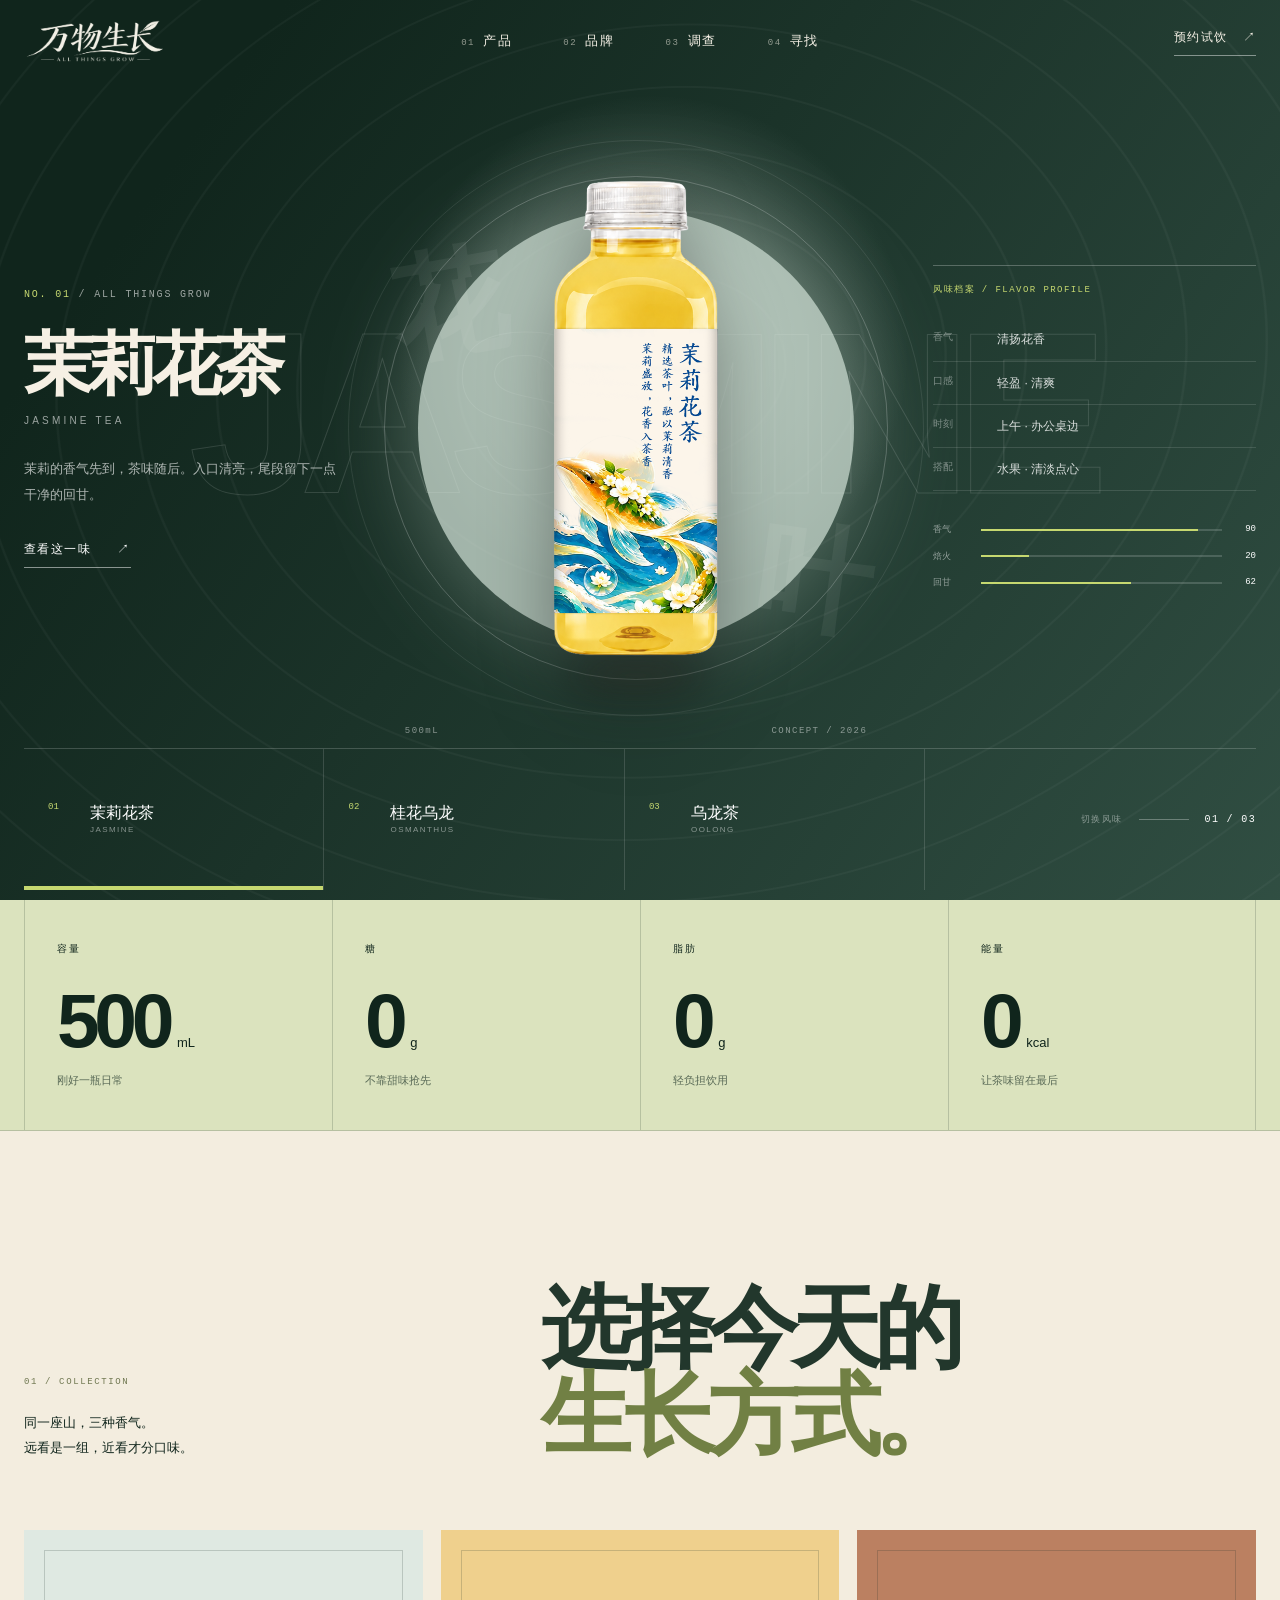
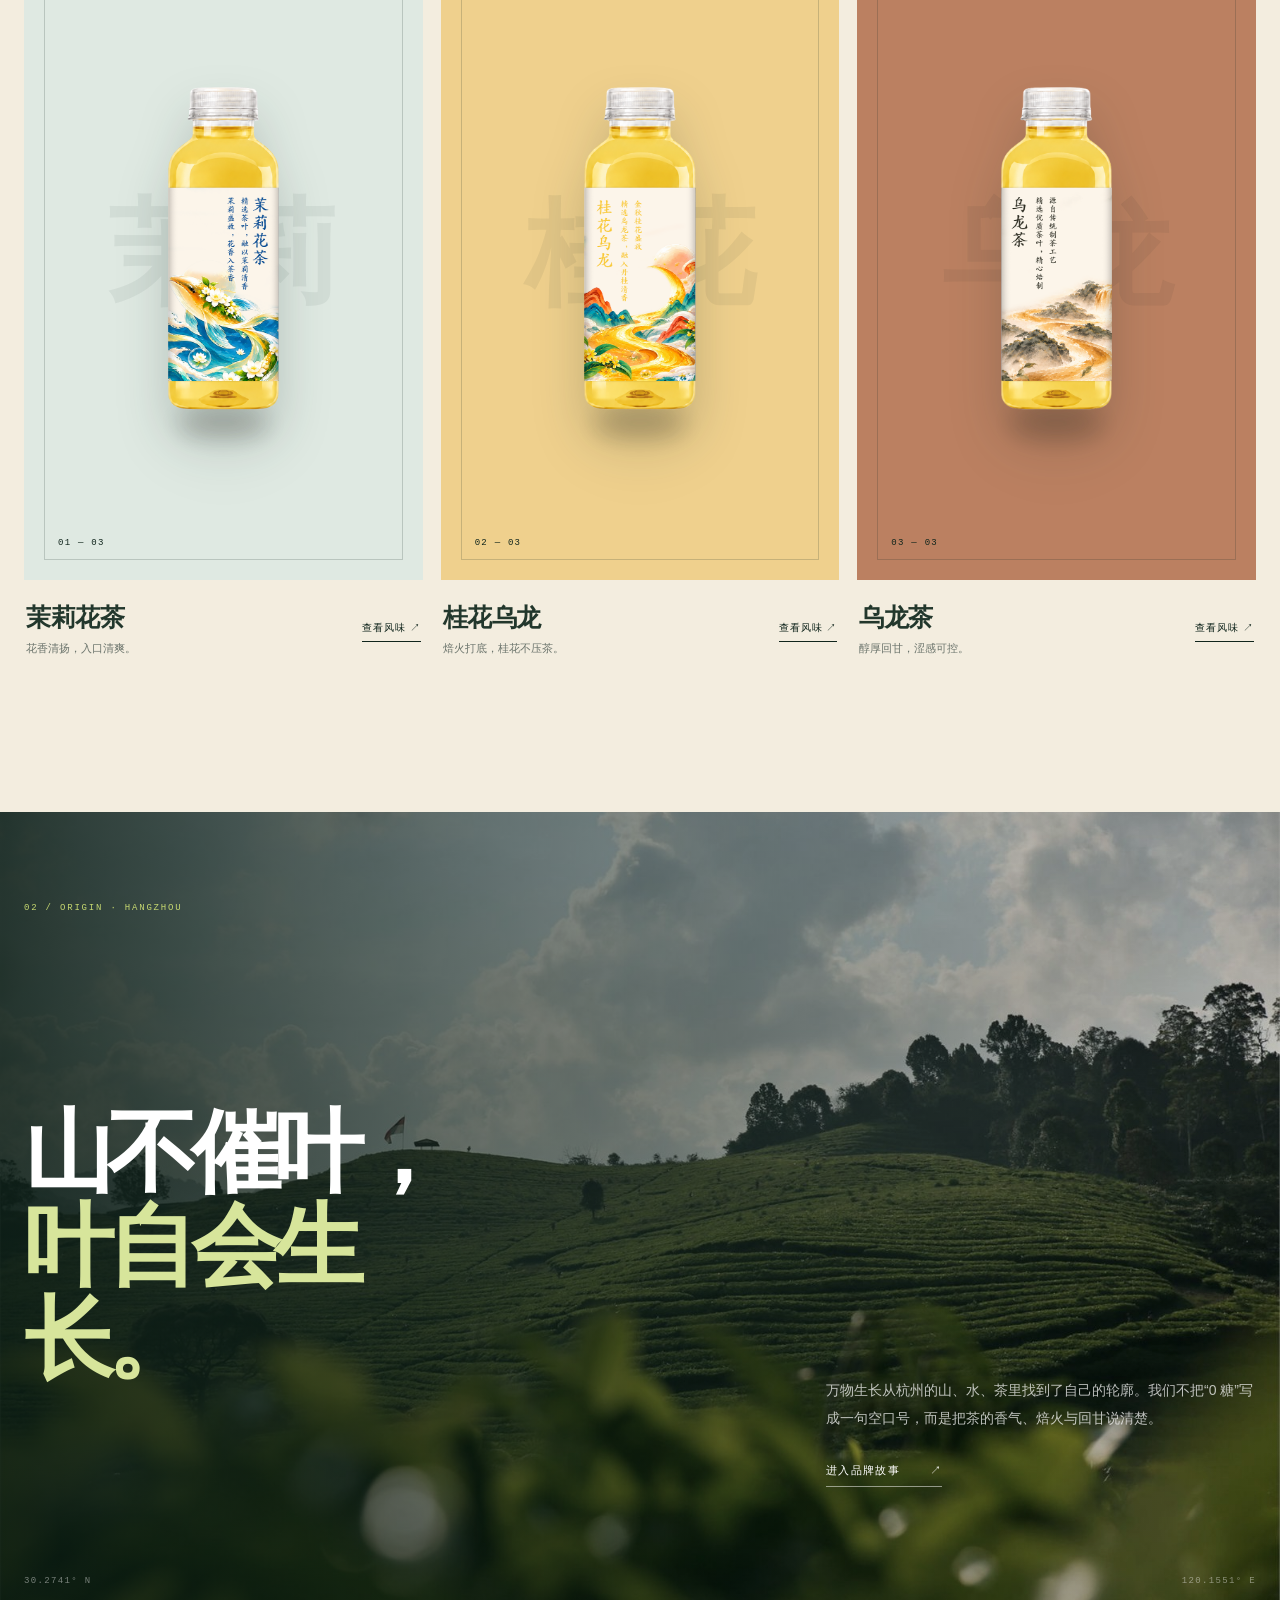
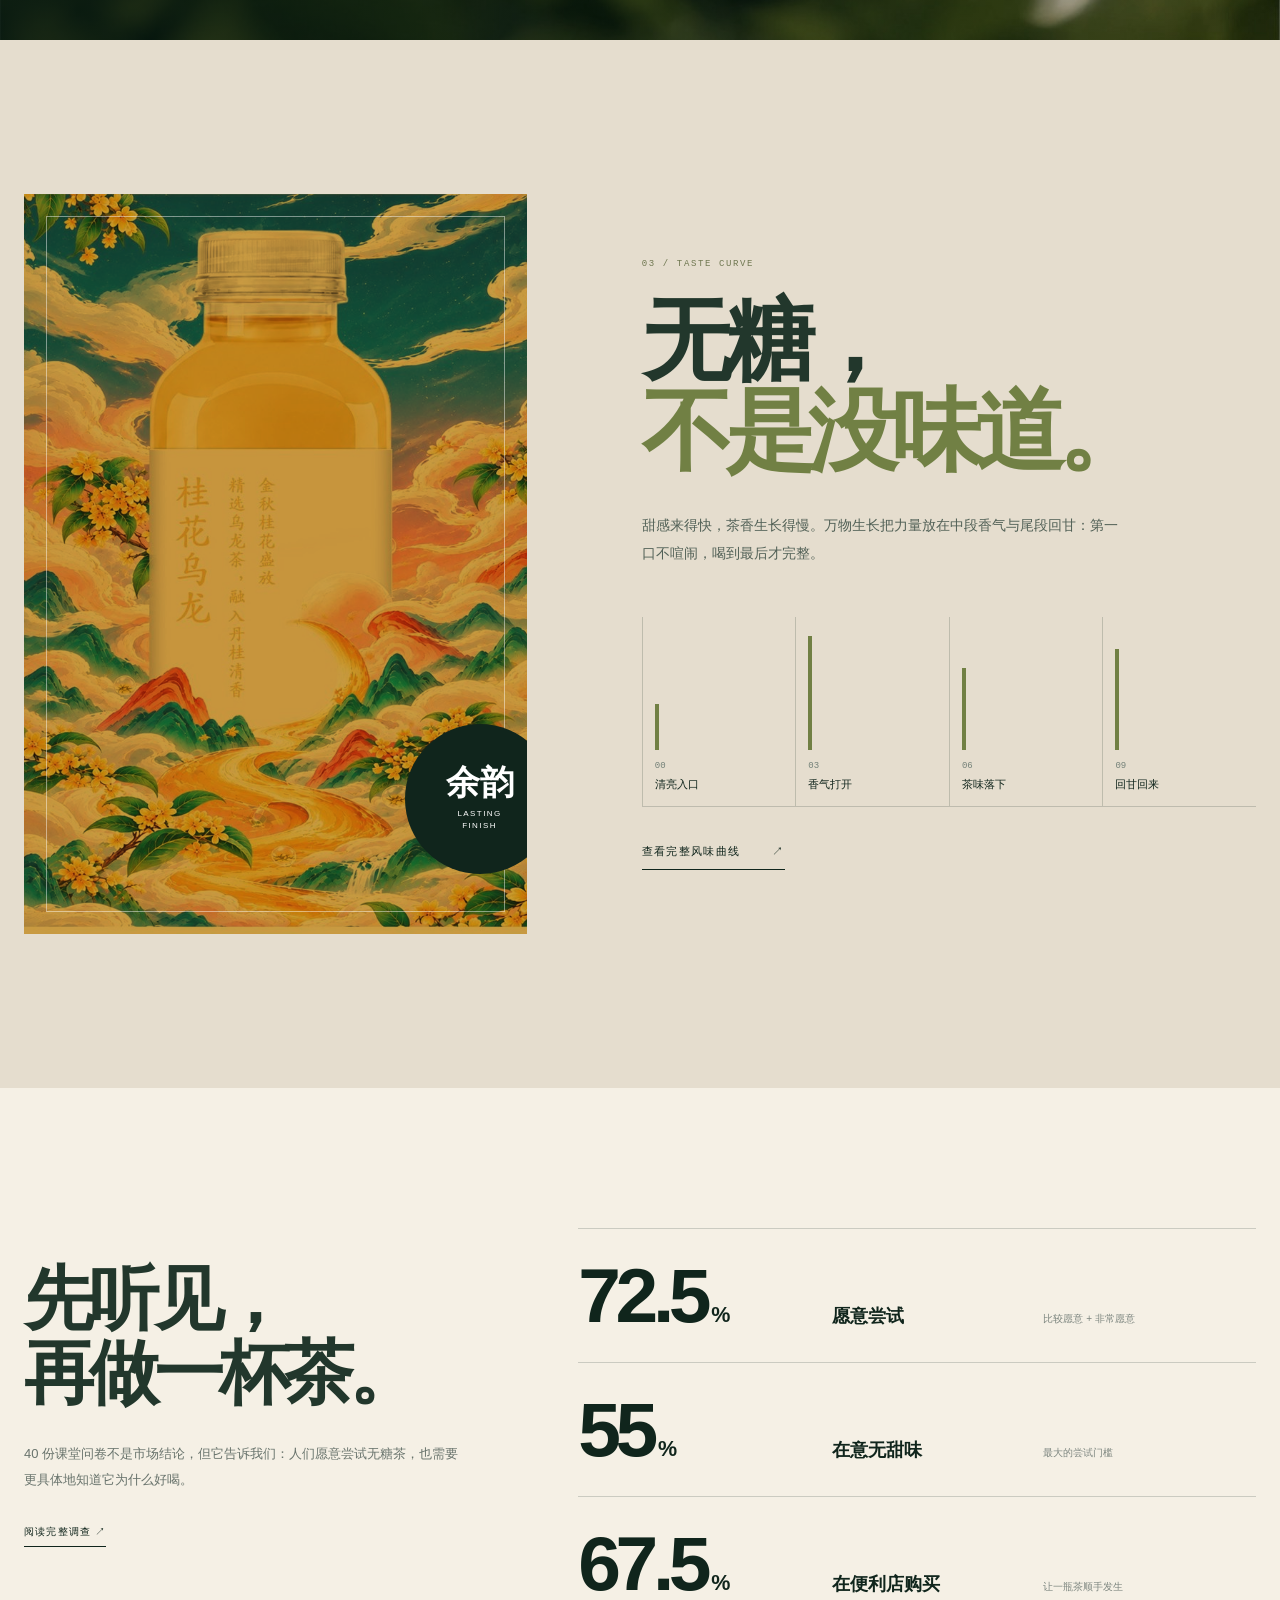
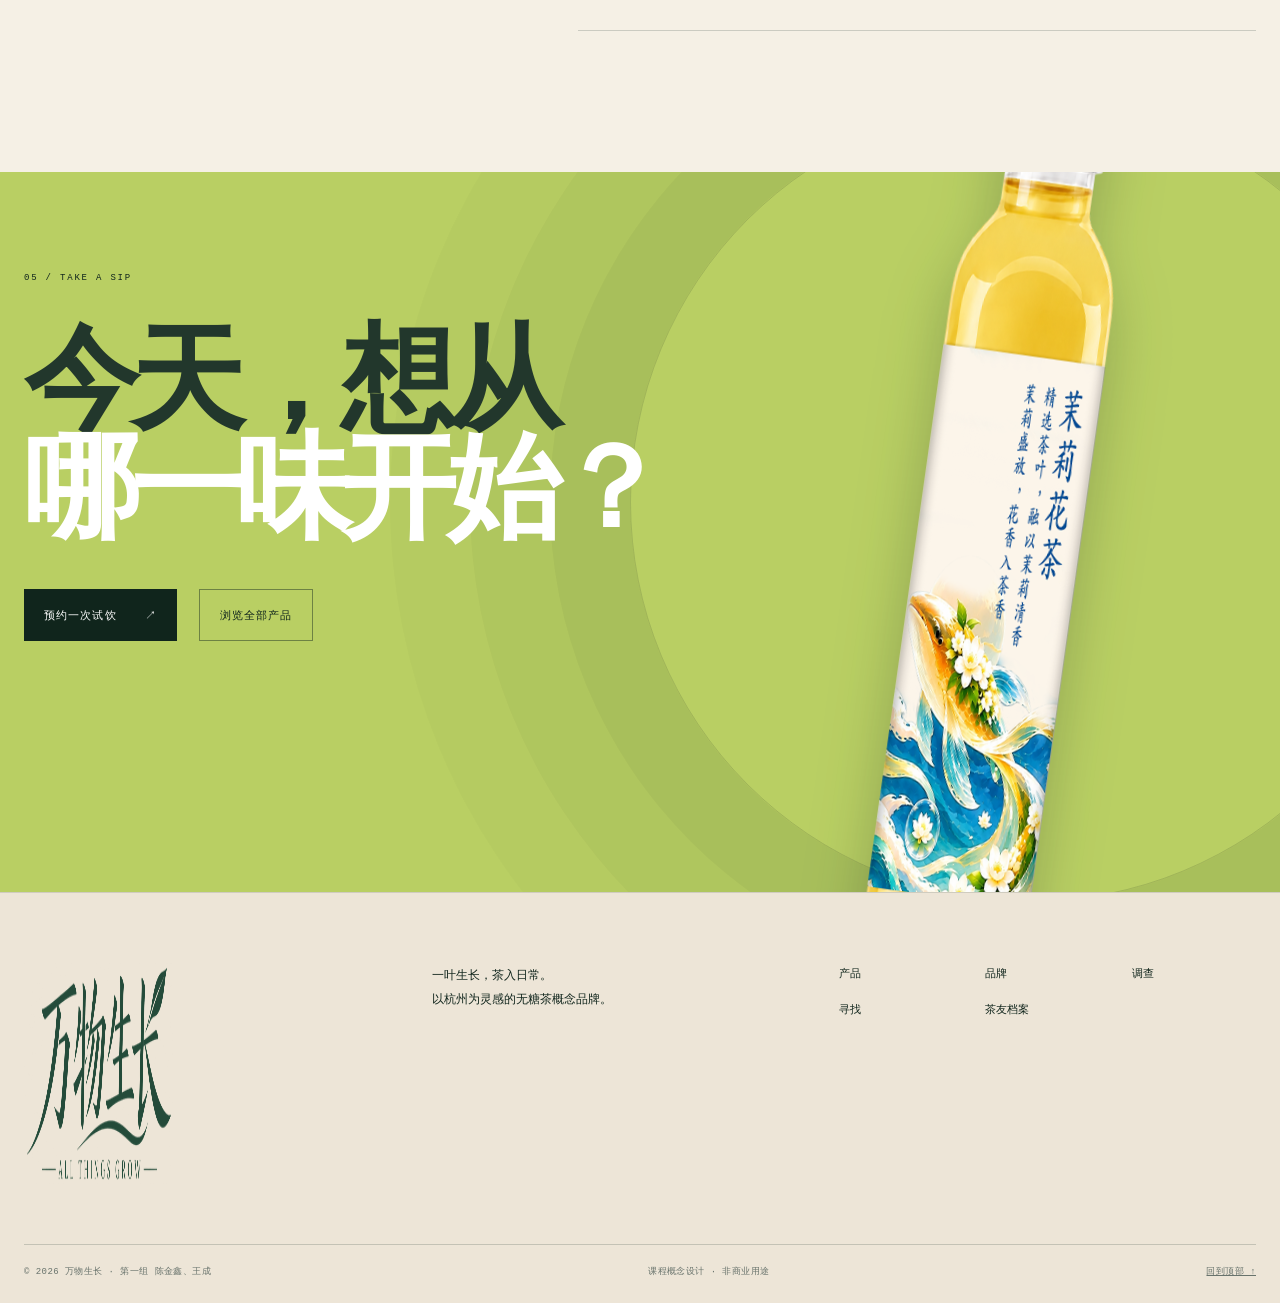
<file: index.html>
<!doctype html>
<html lang="zh-CN">
<head>
<meta charset="utf-8">
<meta name="viewport" content="width=device-width, initial-scale=1">
<meta name="theme-color" content="#10251c">
<title>万物生长 · 三种香气，一瓶日常</title>
<meta name="description" content="万物生长无糖茶：茉莉花茶、桂花乌龙、乌龙茶。500mL，0糖0脂0卡，让香气自然生长。">
<link rel="icon" href="assets/img/emblem_deep.png">
<link rel="stylesheet" href="assets/css/site.css">
<link rel="stylesheet" href="assets/css/experience.css">
<script src="assets/js/site.js" defer></script>
<script src="assets/js/experience.js" defer></script>
</head>
<body class="experience-home" data-page="home">
<a class="skip-link" href="#main">跳到正文</a>
<header class="site-header experience-header" id="siteHeader">
  <div class="experience-shell experience-header__inner">
    <a class="brand experience-brand" href="index.html" aria-label="万物生长首页"><img src="assets/img/logo_cream.png" alt="万物生长" width="760" height="221"></a>
    <nav class="experience-nav" aria-label="主导航">
      <a href="#collection"><span>01</span>产品</a><a href="brand.html"><span>02</span>品牌</a><a href="survey.html"><span>03</span>调查</a><a href="find.html"><span>04</span>寻找</a>
    </nav>
    <a class="experience-book" href="find.html#booking">预约试饮 <span>↗</span></a>
    <button class="menu-toggle experience-menu" id="menuToggle" type="button" aria-label="打开菜单" aria-expanded="false" aria-controls="mobileMenu"><i></i><i></i><i></i></button>
  </div>
</header>
<div class="mobile-menu" id="mobileMenu" aria-hidden="true">
  <div class="mobile-menu__top"><img src="assets/img/logo_deep.png" alt="万物生长" width="760" height="221"><button class="mobile-close" id="menuClose" type="button" aria-label="关闭菜单">×</button></div>
  <nav class="mobile-nav" aria-label="移动端导航"><a href="index.html"><span>00</span>首页</a><a href="products.html"><span>01</span>产品</a><a href="brand.html"><span>02</span>品牌</a><a href="survey.html"><span>03</span>调查</a><a href="find.html"><span>04</span>寻找</a></nav>
  <a class="btn mobile-cta" href="find.html#booking">试饮预约 <span aria-hidden="true">→</span></a>
  <div class="mobile-meta"><span>ALL THINGS GROW — 2026</span><span>课程概念项目 · 非商业用途</span></div>
</div>
<main id="main">
  <section class="product-hero" id="top" data-product-hero aria-labelledby="heroTitle">
    <div class="product-hero__wash" aria-hidden="true"></div><div class="product-hero__contours" aria-hidden="true"></div><div class="product-hero__word" data-product-word aria-hidden="true">JASMINE</div>
    <div class="experience-shell product-hero__layout">
      <div class="product-hero__intro">
        <p class="hero-code"><span data-product-number>NO. 01</span> / ALL THINGS GROW</p>
        <h1 id="heroTitle"><span data-product-name>茉莉花茶</span><small data-product-en>JASMINE TEA</small></h1>
        <p class="product-hero__lead" data-product-desc>茉莉的香气先到，茶味随后。入口清亮，尾段留下一点干净的回甘。</p>
        <a class="outline-link" href="products.html#jasmine" data-product-link>查看这一味 <span>↗</span></a>
      </div>
      <div class="product-hero__stage" aria-live="polite">
        <div class="product-hero__halo" aria-hidden="true"></div><span class="botanical botanical--one" aria-hidden="true">花</span><span class="botanical botanical--two" aria-hidden="true">叶</span>
        <img class="product-hero__bottle" data-product-bottle src="assets/img/bottle_jasmine.png" alt="万物生长茉莉花茶瓶身" width="520" height="1145" fetchpriority="high">
        <div class="stage-caption"><span>500mL</span><span>CONCEPT / 2026</span></div>
      </div>
      <div class="product-hero__detail">
        <p class="detail-label">风味档案 / FLAVOR PROFILE</p>
        <dl class="detail-list"><div><dt>香气</dt><dd data-product-aroma>清扬花香</dd></div><div><dt>口感</dt><dd data-product-taste>轻盈 · 清爽</dd></div><div><dt>时刻</dt><dd data-product-moment>上午 · 办公桌边</dd></div><div><dt>搭配</dt><dd data-product-pair>水果 · 清淡点心</dd></div></dl>
        <div class="taste-meter" aria-label="香气与回甘强度">
          <div><span>香气</span><i><b data-meter-aroma style="width:90%"></b></i><em data-meter-aroma-value>90</em></div><div><span>焙火</span><i><b data-meter-roast style="width:20%"></b></i><em data-meter-roast-value>20</em></div><div><span>回甘</span><i><b data-meter-finish style="width:62%"></b></i><em data-meter-finish-value>62</em></div>
        </div>
      </div>
    </div>
    <div class="experience-shell product-switcher" role="tablist" aria-label="选择茶饮口味">
      <button class="product-tab is-active" type="button" role="tab" aria-selected="true" data-experience-flavor="jasmine"><span>01</span><b>茉莉花茶</b><small>JASMINE</small></button>
      <button class="product-tab" type="button" role="tab" aria-selected="false" data-experience-flavor="osmanthus"><span>02</span><b>桂花乌龙</b><small>OSMANTHUS</small></button>
      <button class="product-tab" type="button" role="tab" aria-selected="false" data-experience-flavor="oolong"><span>03</span><b>乌龙茶</b><small>OOLONG</small></button>
      <div class="switcher-note"><span>切换风味</span><i></i><b data-product-count>01 / 03</b></div>
    </div>
  </section>
  <section class="spec-ledger" aria-label="产品核心信息"><div class="experience-shell spec-ledger__grid">
    <div data-reveal><small>容量</small><strong>500<em>mL</em></strong><span>刚好一瓶日常</span></div><div data-reveal data-delay="1"><small>糖</small><strong>0<em>g</em></strong><span>不靠甜味抢先</span></div><div data-reveal data-delay="2"><small>脂肪</small><strong>0<em>g</em></strong><span>轻负担饮用</span></div><div data-reveal data-delay="3"><small>能量</small><strong>0<em>kcal</em></strong><span>让茶味留在最后</span></div>
  </div></section>
  <section class="collection" id="collection"><div class="experience-shell">
    <header class="editorial-head"><div data-reveal><span class="editorial-no">01 / COLLECTION</span><p>同一座山，三种香气。<br>远看是一组，近看才分口味。</p></div><h2 data-reveal data-delay="1">选择今天的<br><em>生长方式。</em></h2></header>
    <div class="collection-grid">
      <article class="collection-card collection-card--jasmine" data-reveal><a class="collection-card__visual" href="products.html#jasmine" aria-label="查看茉莉花茶"><span class="collection-card__type" aria-hidden="true">茉莉</span><img src="assets/img/bottle_jasmine.png" alt="茉莉花茶" width="520" height="1145" loading="lazy"><span class="collection-card__index">01 — 03</span></a><div class="collection-card__copy"><div><h3>茉莉花茶</h3><p>花香清扬，入口清爽。</p></div><a href="products.html#jasmine">查看风味 ↗</a></div></article>
      <article class="collection-card collection-card--osmanthus" data-reveal data-delay="1"><a class="collection-card__visual" href="products.html#osmanthus" aria-label="查看桂花乌龙"><span class="collection-card__type" aria-hidden="true">桂花</span><img src="assets/img/bottle_osmanthus.png" alt="桂花乌龙" width="520" height="1145" loading="lazy"><span class="collection-card__index">02 — 03</span></a><div class="collection-card__copy"><div><h3>桂花乌龙</h3><p>焙火打底，桂花不压茶。</p></div><a href="products.html#osmanthus">查看风味 ↗</a></div></article>
      <article class="collection-card collection-card--oolong" data-reveal data-delay="2"><a class="collection-card__visual" href="products.html#oolong" aria-label="查看乌龙茶"><span class="collection-card__type" aria-hidden="true">乌龙</span><img src="assets/img/bottle_oolong.png" alt="乌龙茶" width="520" height="1145" loading="lazy"><span class="collection-card__index">03 — 03</span></a><div class="collection-card__copy"><div><h3>乌龙茶</h3><p>醇厚回甘，涩感可控。</p></div><a href="products.html#oolong">查看风味 ↗</a></div></article>
    </div>
  </div></section>
  <section class="origin-story" aria-labelledby="originTitle">
    <div class="origin-story__image"><img src="assets/img/tea_field.jpg" alt="云雾下的茶园山脊" width="1600" height="1066" loading="lazy"></div><div class="origin-story__veil" aria-hidden="true"></div>
    <div class="experience-shell origin-story__content"><p class="origin-story__chapter" data-reveal>02 / ORIGIN · HANGZHOU</p><h2 id="originTitle" data-reveal>山不催叶，<br><em>叶自会生长。</em></h2><div class="origin-story__text" data-reveal data-delay="1"><p>万物生长从杭州的山、水、茶里找到了自己的轮廓。我们不把“0 糖”写成一句空口号，而是把茶的香气、焙火与回甘说清楚。</p><a href="brand.html">进入品牌故事 <span>↗</span></a></div><div class="origin-story__coords" aria-hidden="true"><span>30.2741° N</span><span>120.1551° E</span></div></div>
  </section>
  <section class="taste-story" id="taste"><div class="experience-shell taste-story__grid">
    <div class="taste-story__visual" data-reveal><img src="assets/img/poster_osmanthus.jpg" alt="桂花乌龙产品海报" width="820" height="1036" loading="lazy"><div class="taste-story__stamp"><span>余韵</span><b>LASTING<br>FINISH</b></div></div>
    <div class="taste-story__copy"><span class="editorial-no" data-reveal>03 / TASTE CURVE</span><h2 data-reveal>无糖，<br><em>不是没味道。</em></h2><p data-reveal data-delay="1">甜感来得快，茶香生长得慢。万物生长把力量放在中段香气与尾段回甘：第一口不喧闹，喝到最后才完整。</p><div class="flavor-timeline" data-reveal data-delay="2"><div><i style="--h:35%"></i><span>00</span><b>清亮入口</b></div><div><i style="--h:86%"></i><span>03</span><b>香气打开</b></div><div><i style="--h:62%"></i><span>06</span><b>茶味落下</b></div><div><i style="--h:76%"></i><span>09</span><b>回甘回来</b></div></div><a class="dark-link" href="products.html#taste" data-reveal data-delay="3">查看完整风味曲线 <span>↗</span></a></div>
  </div></section>
  <section class="evidence"><div class="experience-shell evidence__grid">
    <div class="evidence__intro"><span class="editorial-no" data-reveal>04 / WHAT PEOPLE SAID</span><h2 data-reveal>先听见，<br>再做一杯茶。</h2><p data-reveal data-delay="1">40 份课堂问卷不是市场结论，但它告诉我们：人们愿意尝试无糖茶，也需要更具体地知道它为什么好喝。</p><a href="survey.html" data-reveal data-delay="2">阅读完整调查 ↗</a></div>
    <div class="evidence__numbers"><div data-reveal><strong>72.5<small>%</small></strong><span>愿意尝试</span><p>比较愿意 + 非常愿意</p></div><div data-reveal data-delay="1"><strong>55<small>%</small></strong><span>在意无甜味</span><p>最大的尝试门槛</p></div><div data-reveal data-delay="2"><strong>67.5<small>%</small></strong><span>在便利店购买</span><p>让一瓶茶顺手发生</p></div></div>
  </div></section>
  <section class="closing-cta"><div class="closing-cta__rings" aria-hidden="true"></div><div class="experience-shell closing-cta__inner"><p data-reveal>05 / TAKE A SIP</p><h2 data-reveal>今天，想从<br><em>哪一味开始？</em></h2><div class="closing-cta__actions" data-reveal data-delay="1"><a href="find.html#booking">预约一次试饮 <span>↗</span></a><a href="products.html">浏览全部产品</a></div><img src="assets/img/bottle_jasmine.png" alt="茉莉花茶瓶身" width="520" height="1145" loading="lazy"></div></section>
</main>
<footer class="site-footer experience-footer"><div class="experience-shell"><div class="experience-footer__top"><img src="assets/img/logo_deep.png" alt="万物生长" width="760" height="221"><p>一叶生长，茶入日常。<br>以杭州为灵感的无糖茶概念品牌。</p><nav aria-label="页脚导航"><a href="products.html">产品</a><a href="brand.html">品牌</a><a href="survey.html">调查</a><a href="find.html">寻找</a><a href="register.html">茶友档案</a></nav></div><div class="experience-footer__bottom"><span>© <span data-year>2026</span> 万物生长 · 第一组 陈金鑫、王成</span><span>课程概念设计 · 非商业用途</span><a href="#top">回到顶部 ↑</a></div></div></footer>
</body>
</html>
</file>
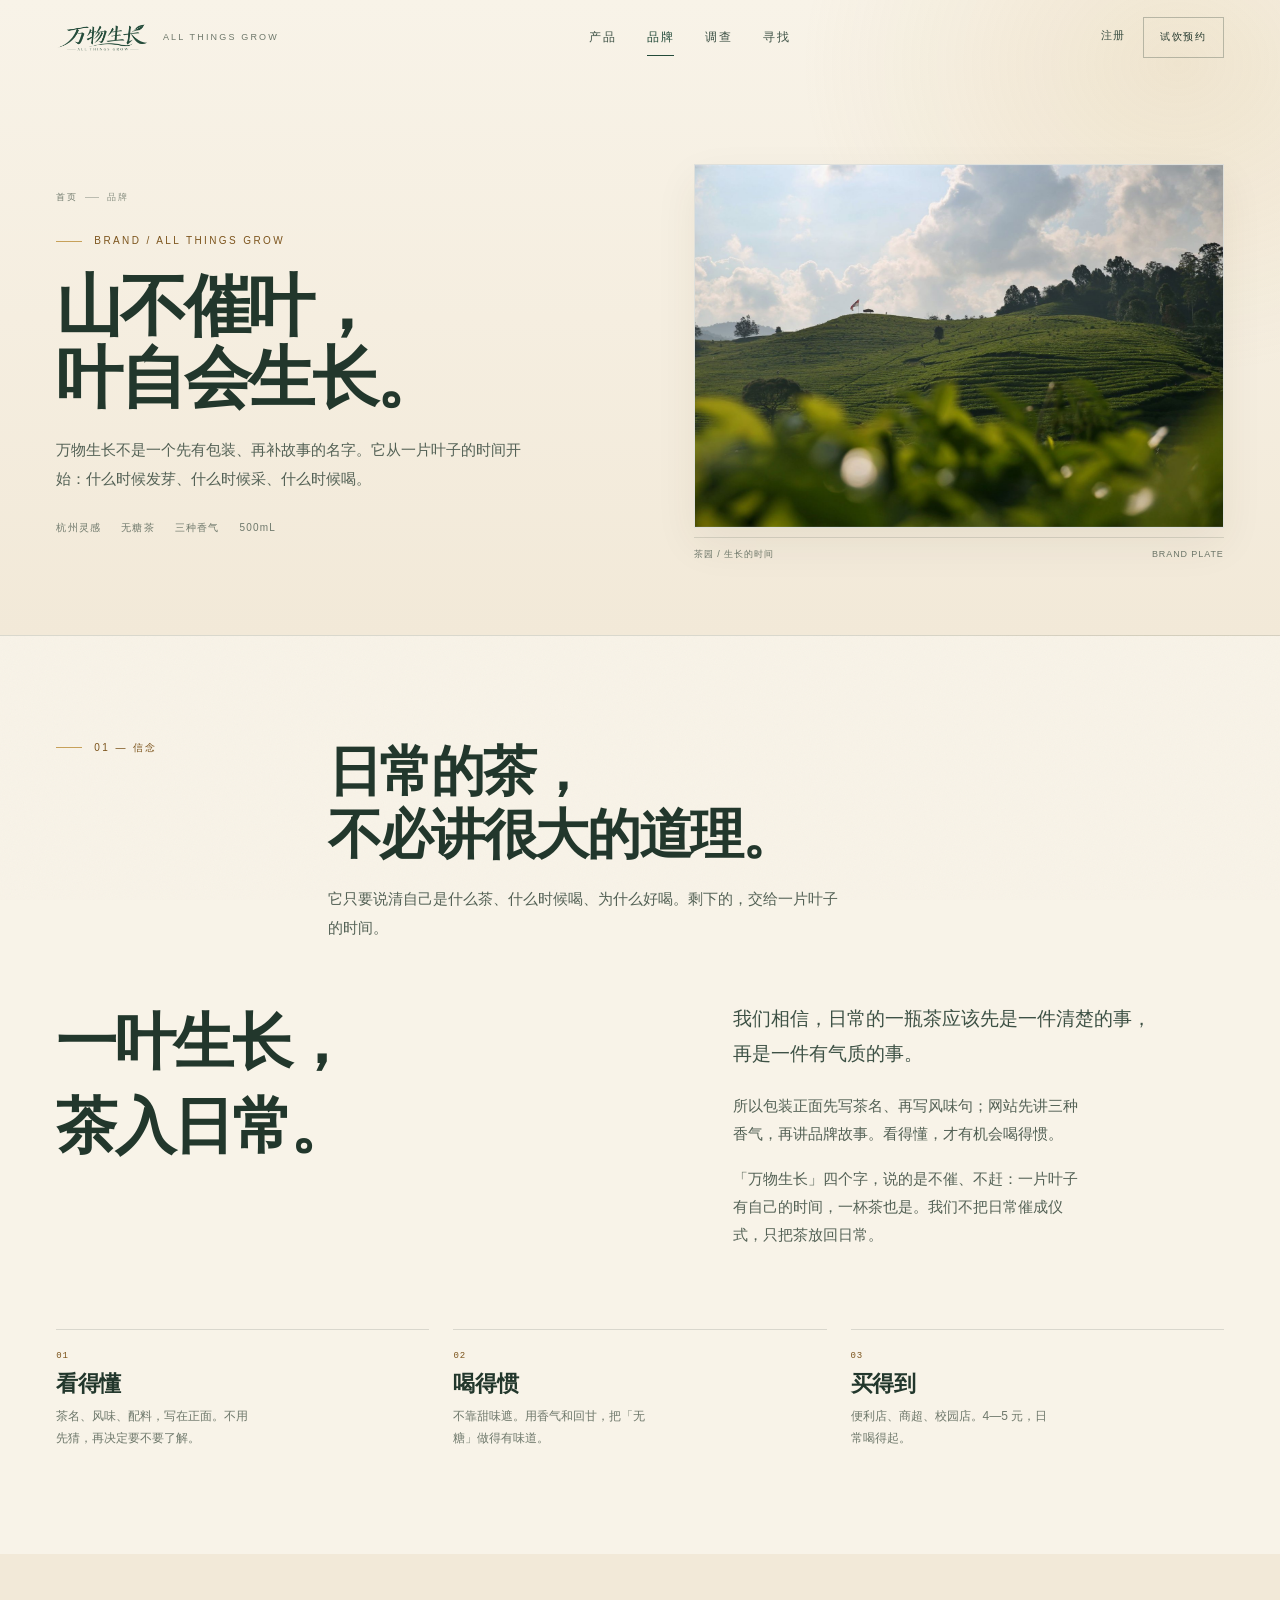
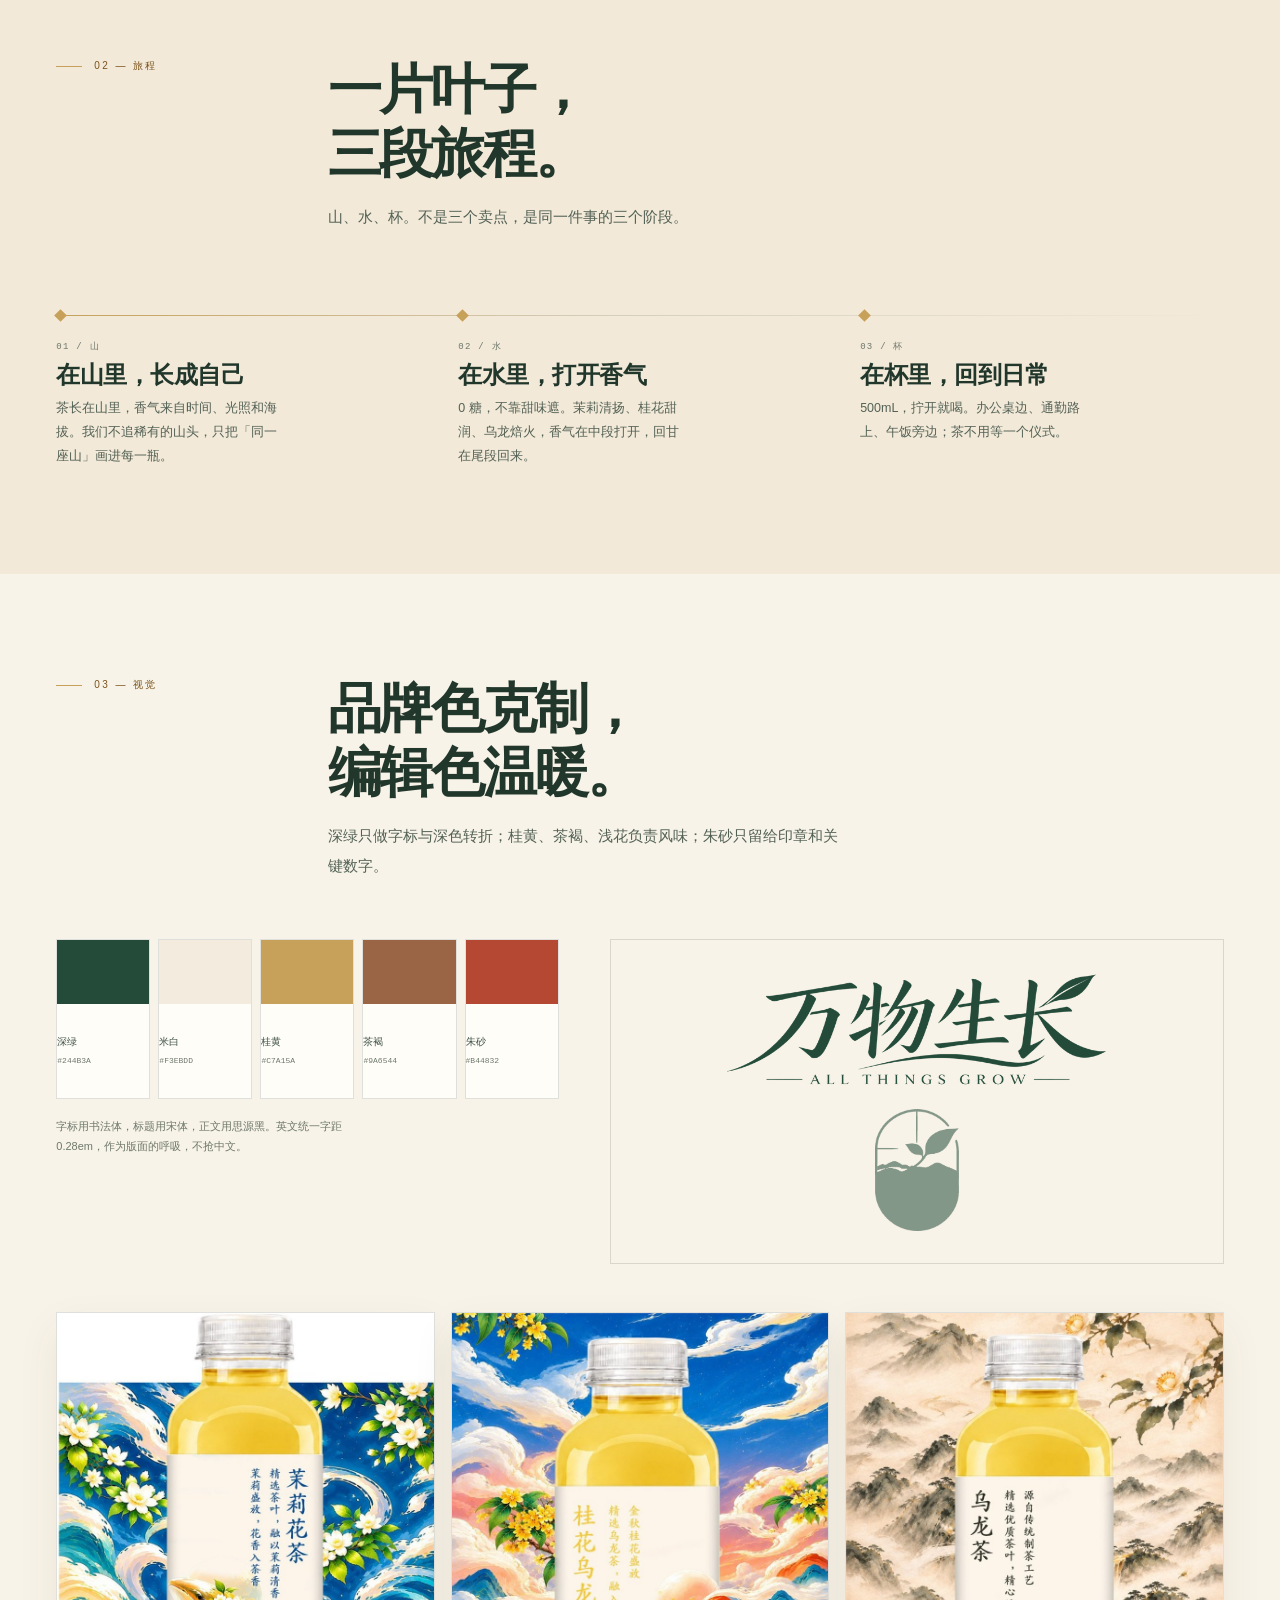
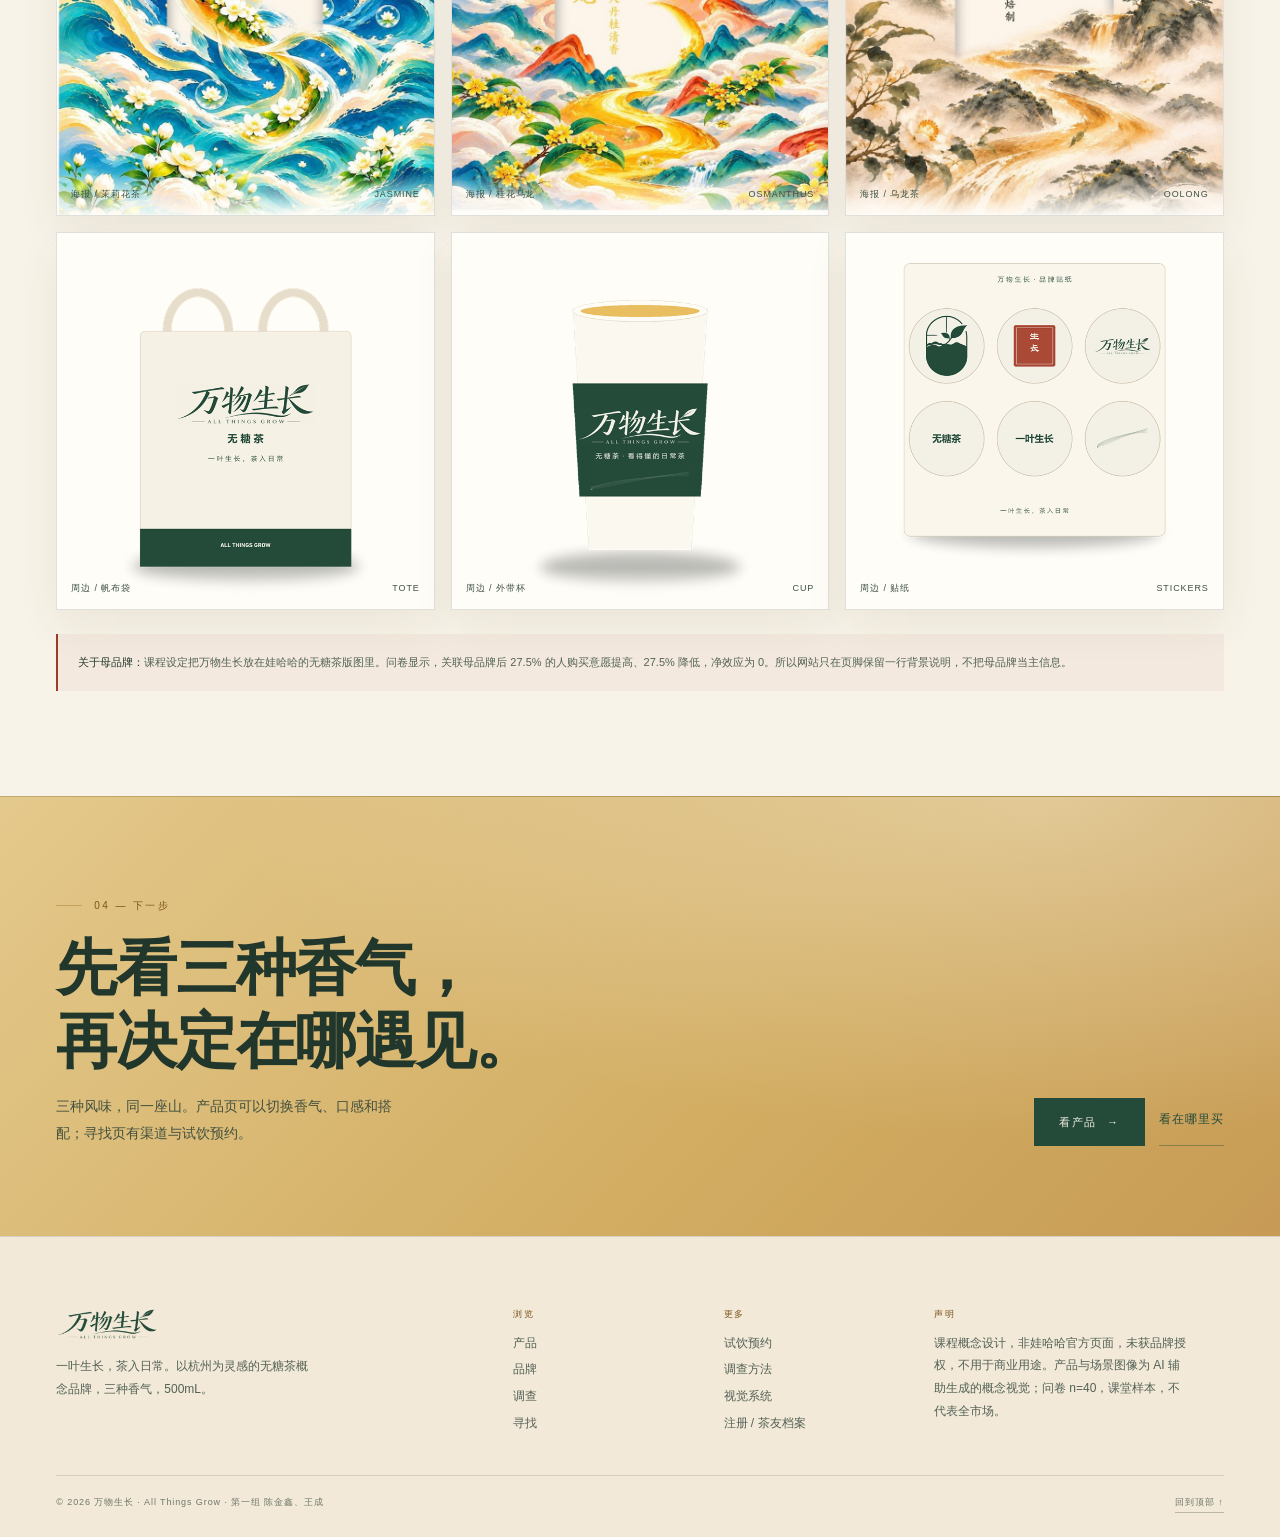
<file: brand.html>
<!doctype html>
<html lang="zh-CN">
<head>
<meta charset="utf-8">
<meta name="viewport" content="width=device-width, initial-scale=1">
<meta name="theme-color" content="#0B110E">
<title>品牌 · 万物生长无糖茶 / 山不催叶，叶自会生长</title>
<meta name="description" content="万物生长的品牌信念、视觉系统与一片叶子的三段旅程：山、水、杯。">
<link rel="icon" href="assets/img/emblem_deep.png">
<link rel="stylesheet" href="assets/css/site.css">
<script src="assets/js/site.js" defer></script>
</head>
<body data-page="brand">
<a class="skip-link" href="#main">跳到正文</a>

<header class="site-header" id="siteHeader">
  <div class="shell header-inner">
    <a class="brand" href="index.html" aria-label="万物生长首页">
      <img src="assets/img/logo_deep.png" alt="万物生长" width="760" height="221">
      <span>All Things Grow</span>
    </a>
    <nav class="nav" aria-label="主导航">
      <a href="products.html" data-nav="products">产品</a>
      <a href="brand.html" data-nav="brand">品牌</a>
      <a href="survey.html" data-nav="survey">调查</a>
      <a href="find.html" data-nav="find">寻找</a>
    </nav>
    <div class="header-actions">
      <a class="header-auth" href="register.html">注册</a>
      <a class="btn btn--small" href="find.html#booking">试饮预约</a>
    </div>
    <button class="menu-toggle" id="menuToggle" type="button" aria-label="打开菜单" aria-expanded="false" aria-controls="mobileMenu">
      <i></i><i></i><i></i>
    </button>
  </div>
</header>

<div class="mobile-menu" id="mobileMenu" aria-hidden="true">
  <div class="mobile-menu__top">
    <img src="assets/img/logo_deep.png" alt="万物生长" width="760" height="221">
    <button class="mobile-close" id="menuClose" type="button" aria-label="关闭菜单">×</button>
  </div>
  <nav class="mobile-nav" aria-label="移动端导航">
    <a href="index.html"><span>00</span>首页</a>
    <a href="products.html"><span>01</span>产品</a>
    <a href="brand.html"><span>02</span>品牌</a>
    <a href="survey.html"><span>03</span>调查</a>
    <a href="find.html"><span>04</span>寻找</a>
  </nav>
  <a class="btn mobile-cta" href="find.html#booking">试饮预约 <span aria-hidden="true">→</span></a>
  <a class="mobile-auth" href="register.html">注册 / 茶友档案 <span aria-hidden="true">→</span></a>
  <div class="mobile-meta">
    <span>ALL THINGS GROW — 2026</span>
    <span>课程概念项目 · 非娃哈哈官方页面</span>
  </div>
</div>

<main id="main">
  <section class="page-hero" id="top">
    <div class="shell page-hero-grid">
      <div class="page-hero-copy">
        <div class="breadcrumb"><a href="index.html">首页</a><i></i><span>品牌</span></div>
        <p class="eyebrow">BRAND / ALL THINGS GROW</p>
        <h1>山不催叶，<br>叶自会生长。</h1>
        <p class="lede">万物生长不是一个先有包装、再补故事的名字。它从一片叶子的时间开始：什么时候发芽、什么时候采、什么时候喝。</p>
        <div class="page-hero-side" style="margin-top:26px;">
          <div class="meta-list"><span>杭州灵感</span><span>无糖茶</span><span>三种香气</span><span>500mL</span></div>
        </div>
      </div>
      <figure class="page-hero-media">
        <div class="page-hero-frame">
          <img src="assets/img/tea_field.jpg" alt="日光下的茶园山脊" width="1600" height="1066">
        </div>
        <figcaption><span>茶园 / 生长的时间</span><span>BRAND PLATE</span></figcaption>
      </figure>
    </div>
  </section>

  <section class="section">
    <div class="shell">
      <div class="section-head">
        <div class="eyebrow" data-reveal>01 — 信念</div>
        <div class="head-right">
          <h2 data-reveal>日常的茶，<br>不必讲很大的道理。</h2>
          <p class="lede" data-reveal data-delay="1">它只要说清自己是什么茶、什么时候喝、为什么好喝。剩下的，交给一片叶子的时间。</p>
        </div>
      </div>

      <div class="manifesto-grid">
        <h3 class="manifesto-quote" data-reveal>一叶生长，<br>茶入日常。</h3>
        <div class="manifesto-copy">
          <p class="first" data-reveal>我们相信，日常的一瓶茶应该先是一件清楚的事，再是一件有气质的事。</p>
          <p data-reveal data-delay="1">所以包装正面先写茶名、再写风味句；网站先讲三种香气，再讲品牌故事。看得懂，才有机会喝得惯。</p>
          <p data-reveal data-delay="2">「万物生长」四个字，说的是不催、不赶：一片叶子有自己的时间，一杯茶也是。我们不把日常催成仪式，只把茶放回日常。</p>
        </div>
      </div>

      <div class="values">
        <div class="value" data-reveal>
          <div class="value__no">01</div>
          <h3>看得懂</h3>
          <p>茶名、风味、配料，写在正面。不用先猜，再决定要不要了解。</p>
        </div>
        <div class="value" data-reveal data-delay="1">
          <div class="value__no">02</div>
          <h3>喝得惯</h3>
          <p>不靠甜味遮。用香气和回甘，把「无糖」做得有味道。</p>
        </div>
        <div class="value" data-reveal data-delay="2">
          <div class="value__no">03</div>
          <h3>买得到</h3>
          <p>便利店、商超、校园店。4—5 元，日常喝得起。</p>
        </div>
      </div>
    </div>
  </section>

  <section class="section section--panel">
    <div class="shell">
      <div class="section-head">
        <div class="eyebrow" data-reveal>02 — 旅程</div>
        <div class="head-right">
          <h2 data-reveal>一片叶子，<br>三段旅程。</h2>
          <p class="lede" data-reveal data-delay="1">山、水、杯。不是三个卖点，是同一件事的三个阶段。</p>
        </div>
      </div>

      <div class="journey">
        <div class="journey-step" data-reveal>
          <div class="journey-step__no">01 / 山</div>
          <h3>在山里，长成自己</h3>
          <p>茶长在山里，香气来自时间、光照和海拔。我们不追稀有的山头，只把「同一座山」画进每一瓶。</p>
        </div>
        <div class="journey-step" data-reveal data-delay="1">
          <div class="journey-step__no">02 / 水</div>
          <h3>在水里，打开香气</h3>
          <p>0 糖，不靠甜味遮。茉莉清扬、桂花甜润、乌龙焙火，香气在中段打开，回甘在尾段回来。</p>
        </div>
        <div class="journey-step" data-reveal data-delay="2">
          <div class="journey-step__no">03 / 杯</div>
          <h3>在杯里，回到日常</h3>
          <p>500mL，拧开就喝。办公桌边、通勤路上、午饭旁边；茶不用等一个仪式。</p>
        </div>
      </div>
    </div>
  </section>

  <section class="section" id="visual">
    <div class="shell">
      <div class="section-head">
        <div class="eyebrow" data-reveal>03 — 视觉</div>
        <div class="head-right">
          <h2 data-reveal>品牌色克制，<br>编辑色温暖。</h2>
          <p class="lede" data-reveal data-delay="1">深绿只做字标与深色转折；桂黄、茶褐、浅花负责风味；朱砂只留给印章和关键数字。</p>
        </div>
      </div>

      <div class="visual-system">
        <div data-reveal>
          <div class="swatches">
            <div class="swatch"><span class="swatch__color" style="background:#244B3A"></span><span class="swatch__meta"><span class="swatch__name">深绿</span><span class="swatch__hex">#244B3A</span></span></div>
            <div class="swatch"><span class="swatch__color" style="background:#F3EBDD"></span><span class="swatch__meta"><span class="swatch__name">米白</span><span class="swatch__hex">#F3EBDD</span></span></div>
            <div class="swatch"><span class="swatch__color" style="background:#C7A15A"></span><span class="swatch__meta"><span class="swatch__name">桂黄</span><span class="swatch__hex">#C7A15A</span></span></div>
            <div class="swatch"><span class="swatch__color" style="background:#9A6544"></span><span class="swatch__meta"><span class="swatch__name">茶褐</span><span class="swatch__hex">#9A6544</span></span></div>
            <div class="swatch"><span class="swatch__color" style="background:#B44832"></span><span class="swatch__meta"><span class="swatch__name">朱砂</span><span class="swatch__hex">#B44832</span></span></div>
          </div>
          <p class="small" style="margin-top:18px;max-width:52ch;">字标用书法体，标题用宋体，正文用思源黑。英文统一字距 0.28em，作为版面的呼吸，不抢中文。</p>
        </div>

        <div class="card" style="border:1px solid var(--line);min-height:320px;display:flex;flex-direction:column;align-items:center;justify-content:center;gap:22px;padding:32px;">
          <img src="assets/img/logo_deep.png" alt="万物生长字标" width="760" height="221" style="width:72%;height:auto;display:block;">
          <img src="assets/img/emblem_deep.png" alt="万物生长徽标" width="600" height="871" loading="lazy" style="width:84px;height:auto;opacity:.55;display:block;">
        </div>
      </div>

      <div class="gallery" style="margin-top:clamp(30px,4vw,48px);">
        <button class="gallery-item" type="button" data-full="assets/img/poster_jasmine.jpg" data-caption="海报 / 茉莉花茶">
          <img src="assets/img/poster_jasmine.jpg" alt="茉莉花茶海报" width="820" height="1080" loading="lazy">
          <span class="gallery-item__cap"><span>海报 / 茉莉花茶</span><span>JASMINE</span></span>
        </button>
        <button class="gallery-item" type="button" data-full="assets/img/poster_osmanthus.jpg" data-caption="海报 / 桂花乌龙">
          <img src="assets/img/poster_osmanthus.jpg" alt="桂花乌龙海报" width="820" height="1036" loading="lazy">
          <span class="gallery-item__cap"><span>海报 / 桂花乌龙</span><span>OSMANTHUS</span></span>
        </button>
        <button class="gallery-item" type="button" data-full="assets/img/poster_oolong.jpg" data-caption="海报 / 乌龙茶">
          <img src="assets/img/poster_oolong.jpg" alt="乌龙茶海报" width="820" height="1085" loading="lazy">
          <span class="gallery-item__cap"><span>海报 / 乌龙茶</span><span>OOLONG</span></span>
        </button>
        <button class="gallery-item gallery-item--square" type="button" data-full="assets/img/mockup_tote.png" data-caption="周边 / 帆布袋">
          <img src="assets/img/mockup_tote.png" alt="万物生长帆布袋" width="700" height="700" loading="lazy">
          <span class="gallery-item__cap"><span>周边 / 帆布袋</span><span>TOTE</span></span>
        </button>
        <button class="gallery-item gallery-item--square" type="button" data-full="assets/img/mockup_cup.png" data-caption="周边 / 外带杯">
          <img src="assets/img/mockup_cup.png" alt="万物生长外带杯" width="700" height="653" loading="lazy">
          <span class="gallery-item__cap"><span>周边 / 外带杯</span><span>CUP</span></span>
        </button>
        <button class="gallery-item gallery-item--square" type="button" data-full="assets/img/mockup_stickers.png" data-caption="周边 / 贴纸">
          <img src="assets/img/mockup_stickers.png" alt="万物生长贴纸" width="700" height="700" loading="lazy">
          <span class="gallery-item__cap"><span>周边 / 贴纸</span><span>STICKERS</span></span>
        </button>
      </div>

      <div class="brand-note" data-reveal>
        <b>关于母品牌：</b>课程设定把万物生长放在娃哈哈的无糖茶版图里。问卷显示，关联母品牌后 27.5% 的人购买意愿提高、27.5% 降低，净效应为 0。所以网站只在页脚保留一行背景说明，不把母品牌当主信息。
      </div>
    </div>
  </section>

  <section class="find-band">
    <div class="shell">
      <div class="find-band__grid">
        <div>
          <div class="eyebrow" data-reveal>04 — 下一步</div>
          <h2 data-reveal style="margin-top:16px;">先看三种香气，<br>再决定在哪遇见。</h2>
          <p data-reveal data-delay="1">三种风味，同一座山。产品页可以切换香气、口感和搭配；寻找页有渠道与试饮预约。</p>
        </div>
        <div class="actions" data-reveal data-delay="2">
          <a class="btn btn--solid" href="products.html">看产品 <span aria-hidden="true">→</span></a>
          <a class="link-arrow" href="find.html">看在哪里买</a>
        </div>
      </div>
    </div>
  </section>
</main>

<div class="lightbox" id="lightbox" role="dialog" aria-modal="true" aria-label="品牌视觉预览" aria-hidden="true">
  <button class="lightbox__close" type="button" aria-label="关闭预览">×</button>
  <img src="assets/img/poster_jasmine.jpg" alt="品牌视觉预览">
  <div class="lightbox__nav">
    <button type="button" data-lightbox-prev aria-label="上一张">←</button>
    <span data-lightbox-caption>海报 / 茉莉花茶</span>
    <span data-lightbox-count>1 / 6</span>
    <button type="button" data-lightbox-next aria-label="下一张">→</button>
  </div>
</div>

<footer class="site-footer">
  <div class="shell">
    <div class="footer-grid">
      <div class="footer-brand">
        <img src="assets/img/logo_deep.png" alt="万物生长" width="760" height="221">
        <p>一叶生长，茶入日常。以杭州为灵感的无糖茶概念品牌，三种香气，500mL。</p>
      </div>
      <div class="footer-col">
        <h4>浏览</h4>
        <a href="products.html">产品</a>
        <a href="brand.html">品牌</a>
        <a href="survey.html">调查</a>
        <a href="find.html">寻找</a>
      </div>
      <div class="footer-col">
        <h4>更多</h4>
        <a href="find.html#booking">试饮预约</a>
        <a href="survey.html#method">调查方法</a>
        <a href="brand.html#visual">视觉系统</a>
        <a href="register.html">注册 / 茶友档案</a>
      </div>
      <div class="footer-col">
        <h4>声明</h4>
        <p class="footer-legal">课程概念设计，非娃哈哈官方页面，未获品牌授权，不用于商业用途。产品与场景图像为 AI 辅助生成的概念视觉；问卷 n=40，课堂样本，不代表全市场。</p>
      </div>
    </div>
    <div class="footer-bottom">
      <span>© <span data-year>2026</span> 万物生长 · All Things Grow · 第一组 陈金鑫、王成</span>
      <a class="to-top" href="#top">回到顶部 ↑</a>
    </div>
  </div>
</footer>
</body>
</html>
</file>
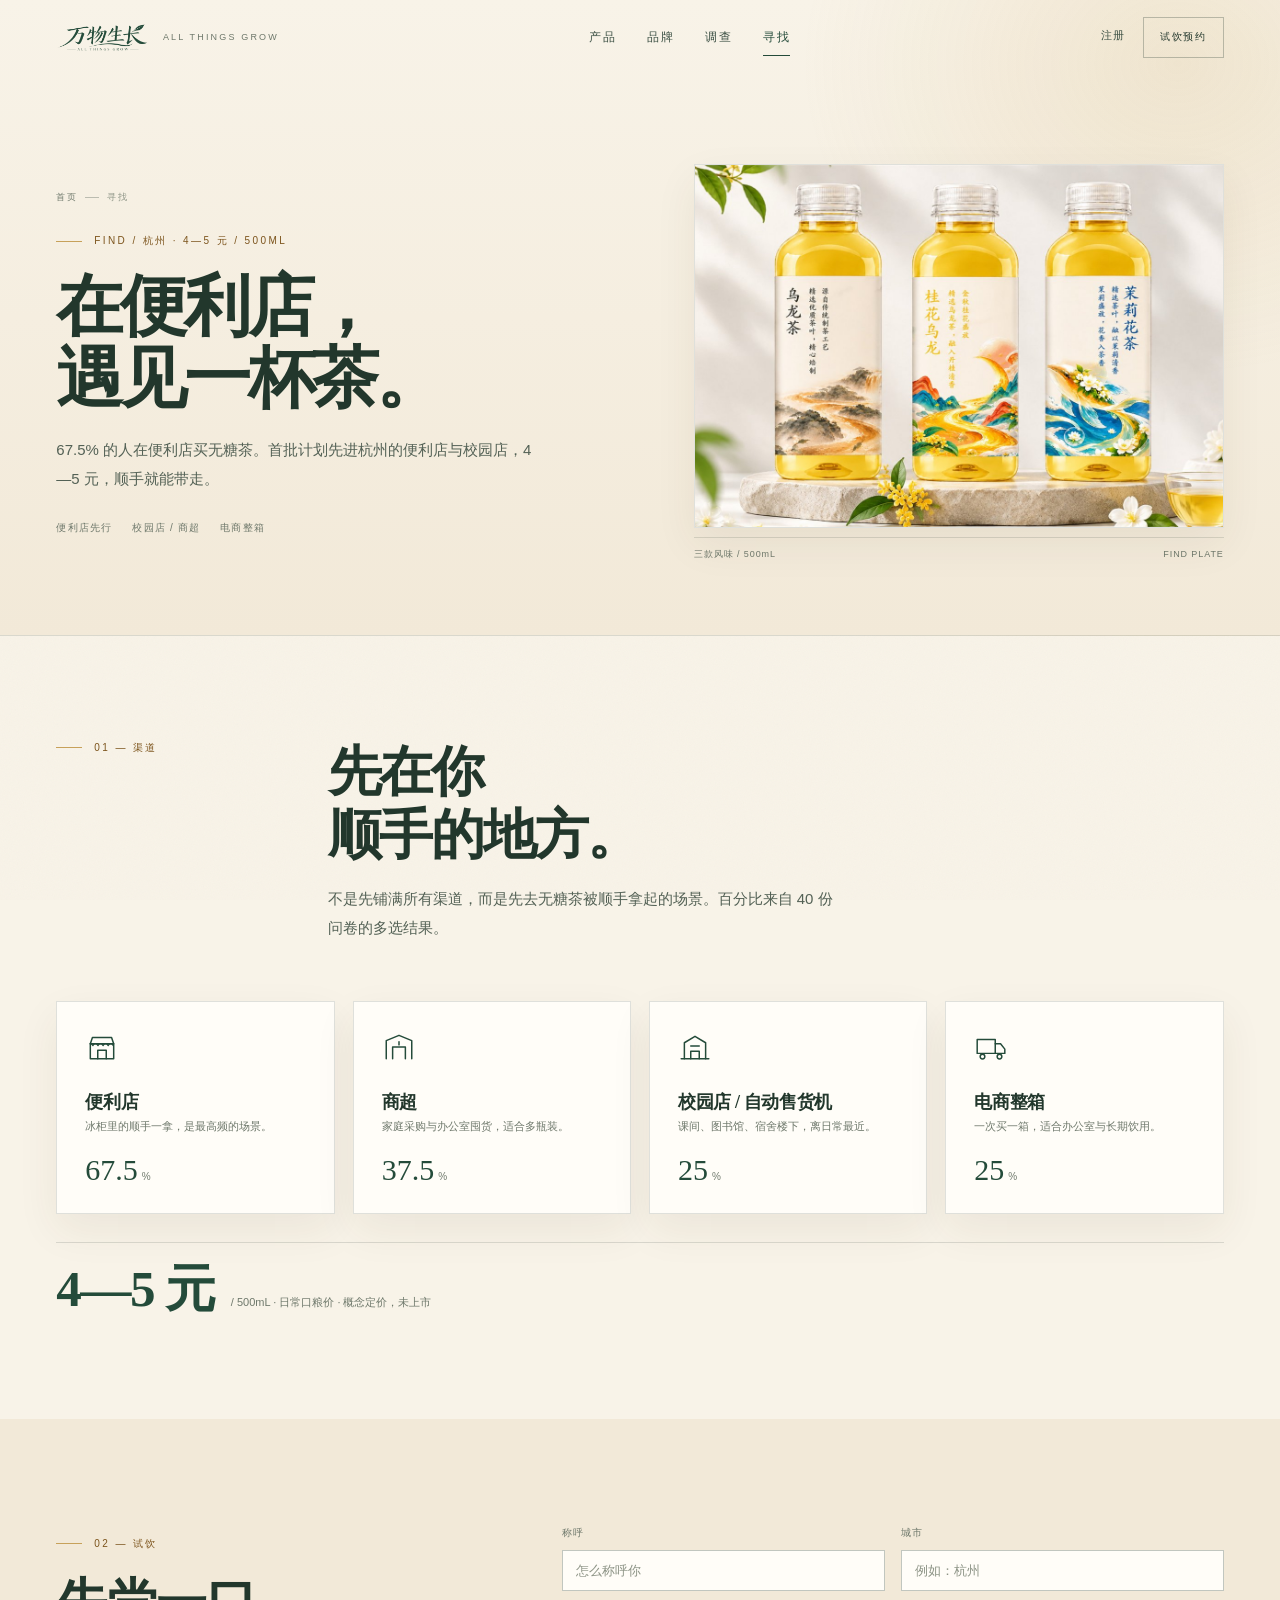
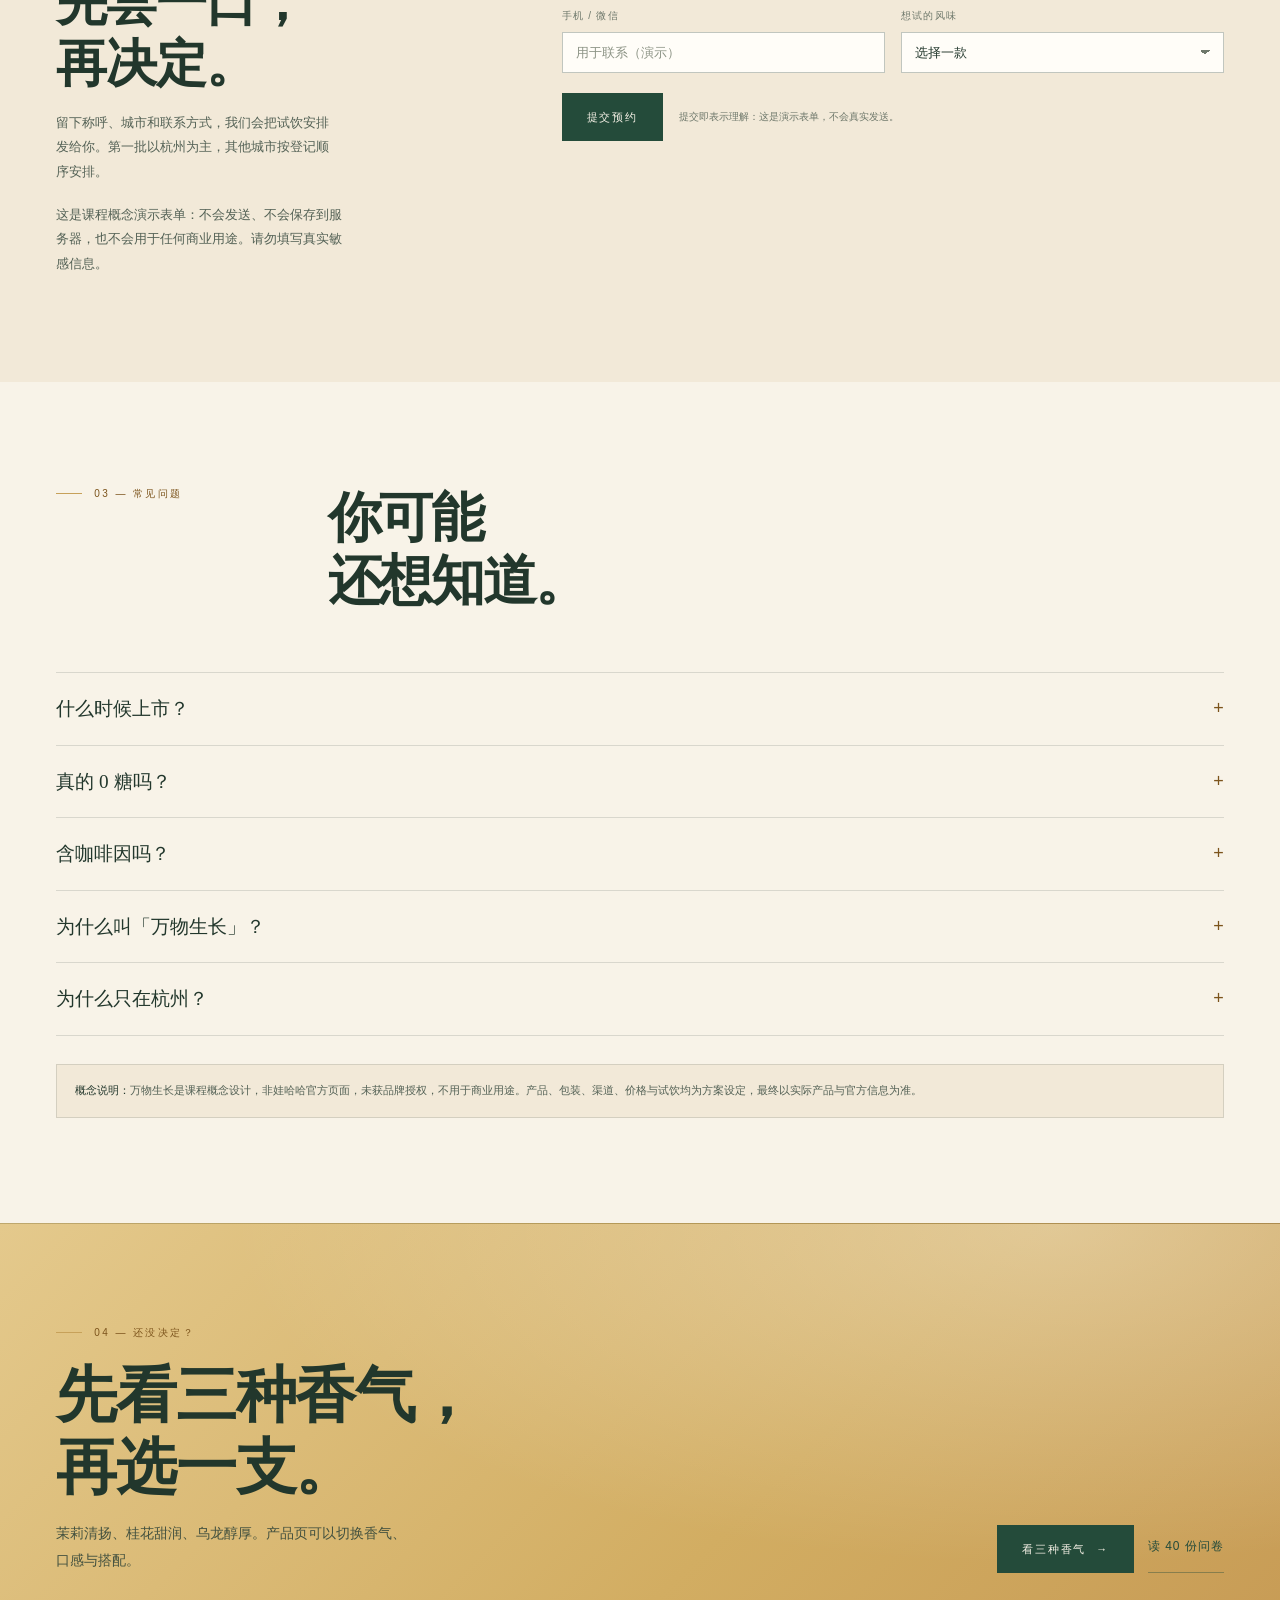
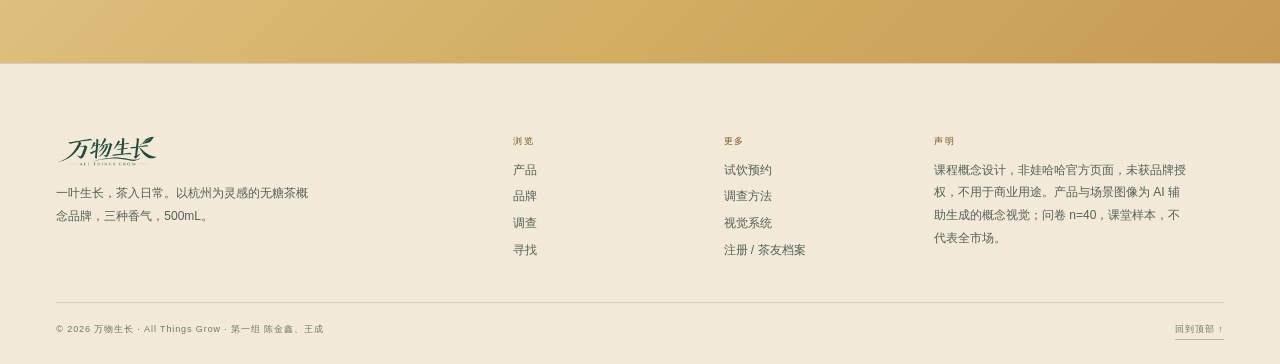
<file: find.html>
<!doctype html>
<html lang="zh-CN">
<head>
<meta charset="utf-8">
<meta name="viewport" content="width=device-width, initial-scale=1">
<meta name="theme-color" content="#0B110E">
<title>寻找 · 万物生长无糖茶 / 在便利店，遇见一杯茶</title>
<meta name="description" content="万物生长无糖茶渠道与试饮：便利店、商超、校园店、电商，4—5 元 / 500mL。预约试饮为课程演示表单。">
<link rel="icon" href="assets/img/emblem_deep.png">
<link rel="stylesheet" href="assets/css/site.css">
<script src="assets/js/site.js" defer></script>
</head>
<body data-page="find">
<a class="skip-link" href="#main">跳到正文</a>

<header class="site-header" id="siteHeader">
  <div class="shell header-inner">
    <a class="brand" href="index.html" aria-label="万物生长首页">
      <img src="assets/img/logo_deep.png" alt="万物生长" width="760" height="221">
      <span>All Things Grow</span>
    </a>
    <nav class="nav" aria-label="主导航">
      <a href="products.html" data-nav="products">产品</a>
      <a href="brand.html" data-nav="brand">品牌</a>
      <a href="survey.html" data-nav="survey">调查</a>
      <a href="find.html" data-nav="find">寻找</a>
    </nav>
    <div class="header-actions">
      <a class="header-auth" href="register.html">注册</a>
      <a class="btn btn--small" href="find.html#booking">试饮预约</a>
    </div>
    <button class="menu-toggle" id="menuToggle" type="button" aria-label="打开菜单" aria-expanded="false" aria-controls="mobileMenu">
      <i></i><i></i><i></i>
    </button>
  </div>
</header>

<div class="mobile-menu" id="mobileMenu" aria-hidden="true">
  <div class="mobile-menu__top">
    <img src="assets/img/logo_deep.png" alt="万物生长" width="760" height="221">
    <button class="mobile-close" id="menuClose" type="button" aria-label="关闭菜单">×</button>
  </div>
  <nav class="mobile-nav" aria-label="移动端导航">
    <a href="index.html"><span>00</span>首页</a>
    <a href="products.html"><span>01</span>产品</a>
    <a href="brand.html"><span>02</span>品牌</a>
    <a href="survey.html"><span>03</span>调查</a>
    <a href="find.html"><span>04</span>寻找</a>
  </nav>
  <a class="btn mobile-cta" href="find.html#booking">试饮预约 <span aria-hidden="true">→</span></a>
  <a class="mobile-auth" href="register.html">注册 / 茶友档案 <span aria-hidden="true">→</span></a>
  <div class="mobile-meta">
    <span>ALL THINGS GROW — 2026</span>
    <span>课程概念项目 · 非娃哈哈官方页面</span>
  </div>
</div>

<main id="main">
  <section class="page-hero" id="top">
    <div class="shell page-hero-grid">
      <div class="page-hero-copy">
        <div class="breadcrumb"><a href="index.html">首页</a><i></i><span>寻找</span></div>
        <p class="eyebrow">FIND / 杭州 · 4—5 元 / 500mL</p>
        <h1>在便利店，<br>遇见一杯茶。</h1>
        <p class="lede">67.5% 的人在便利店买无糖茶。首批计划先进杭州的便利店与校园店，4—5 元，顺手就能带走。</p>
        <div class="page-hero-side" style="margin-top:26px;">
          <div class="meta-list"><span>便利店先行</span><span>校园店 / 商超</span><span>电商整箱</span></div>
        </div>
      </div>
      <figure class="page-hero-media">
        <div class="page-hero-frame">
          <img src="assets/img/still_16x9.jpg" alt="万物生长三款无糖茶与茶杯" width="1400" height="788">
        </div>
        <figcaption><span>三款风味 / 500mL</span><span>FIND PLATE</span></figcaption>
      </figure>
    </div>
  </section>

  <section class="section">
    <div class="shell">
      <div class="section-head">
        <div class="eyebrow" data-reveal>01 — 渠道</div>
        <div class="head-right">
          <h2 data-reveal>先在你<br>顺手的地方。</h2>
          <p class="lede" data-reveal data-delay="1">不是先铺满所有渠道，而是先去无糖茶被顺手拿起的场景。百分比来自 40 份问卷的多选结果。</p>
        </div>
      </div>

      <div class="channel-grid">
        <div class="channel-card" data-reveal>
          <svg class="channel-card__icon" viewBox="0 0 32 32" fill="none" stroke="currentColor" stroke-width="1.4" stroke-linecap="round" stroke-linejoin="round" aria-hidden="true">
            <path d="M5 13h22v14H5z"/><path d="M5 13l2-6h18l2 6"/><path d="M12 27v-8h8v8"/><path d="M5 13c1.6 0 2.4 1.6 2.4 1.6S8.2 13 9.8 13s2.4 1.6 2.4 1.6S13 13 14.6 13s2.4 1.6 2.4 1.6S17.8 13 19.4 13s2.4 1.6 2.4 1.6S22.6 13 24.2 13s2.4 1.6 2.4 1.6"/>
          </svg>
          <h3>便利店</h3>
          <p>冰柜里的顺手一拿，是最高频的场景。</p>
          <div class="channel-card__value">67.5<small>%</small></div>
        </div>

        <div class="channel-card" data-reveal data-delay="1">
          <svg class="channel-card__icon" viewBox="0 0 32 32" fill="none" stroke="currentColor" stroke-width="1.4" stroke-linecap="round" stroke-linejoin="round" aria-hidden="true">
            <path d="M4 27V10l12-5 12 5v17"/><path d="M10 27V16h12v11"/><path d="M16 11v3"/>
          </svg>
          <h3>商超</h3>
          <p>家庭采购与办公室囤货，适合多瓶装。</p>
          <div class="channel-card__value">37.5<small>%</small></div>
        </div>

        <div class="channel-card" data-reveal data-delay="2">
          <svg class="channel-card__icon" viewBox="0 0 32 32" fill="none" stroke="currentColor" stroke-width="1.4" stroke-linecap="round" stroke-linejoin="round" aria-hidden="true">
            <path d="M6 27V12l10-6 10 6v15"/><path d="M3 27h26"/><path d="M12 27v-7h8v7"/><path d="M12 15h8"/>
          </svg>
          <h3>校园店 / 自动售货机</h3>
          <p>课间、图书馆、宿舍楼下，离日常最近。</p>
          <div class="channel-card__value">25<small>%</small></div>
        </div>

        <div class="channel-card" data-reveal data-delay="3">
          <svg class="channel-card__icon" viewBox="0 0 32 32" fill="none" stroke="currentColor" stroke-width="1.4" stroke-linecap="round" stroke-linejoin="round" aria-hidden="true">
            <path d="M3 9h17v13H3z"/><path d="M20 13h5l4 5v4h-9"/><circle cx="8" cy="25" r="2.2"/><circle cx="24" cy="25" r="2.2"/>
          </svg>
          <h3>电商整箱</h3>
          <p>一次买一箱，适合办公室与长期饮用。</p>
          <div class="channel-card__value">25<small>%</small></div>
        </div>
      </div>

      <div class="price-band" data-reveal>
        <strong>4—5 元</strong>
        <span>/ 500mL · 日常口粮价 · 概念定价，未上市</span>
      </div>
    </div>
  </section>

  <section class="section section--panel" id="booking">
    <div class="shell">
      <div class="booking">
        <div class="booking-copy">
          <div class="eyebrow" data-reveal>02 — 试饮</div>
          <h2 data-reveal style="margin-top:18px;">先尝一口，<br>再决定。</h2>
          <p data-reveal data-delay="1">留下称呼、城市和联系方式，我们会把试饮安排发给你。第一批以杭州为主，其他城市按登记顺序安排。</p>
          <p class="small" data-reveal data-delay="2">这是课程概念演示表单：不会发送、不会保存到服务器，也不会用于任何商业用途。请勿填写真实敏感信息。</p>
        </div>

        <form class="form" id="bookingForm" novalidate data-reveal>
          <div class="field" data-field="name">
            <label for="name">称呼</label>
            <input id="name" name="name" type="text" autocomplete="name" placeholder="怎么称呼你">
            <span class="error" aria-live="polite"></span>
          </div>
          <div class="field" data-field="city">
            <label for="city">城市</label>
            <input id="city" name="city" type="text" autocomplete="address-level2" placeholder="例如：杭州">
            <span class="error" aria-live="polite"></span>
          </div>
          <div class="field" data-field="contact">
            <label for="contact">手机 / 微信</label>
            <input id="contact" name="contact" type="text" inputmode="text" autocomplete="tel" placeholder="用于联系（演示）">
            <span class="error" aria-live="polite"></span>
          </div>
          <div class="field" data-field="flavor">
            <label for="flavor">想试的风味</label>
            <select id="flavor" name="flavor">
              <option value="">选择一款</option>
              <option value="茉莉花茶">茉莉花茶</option>
              <option value="桂花乌龙">桂花乌龙</option>
              <option value="乌龙茶">乌龙茶</option>
              <option value="都可以">都可以</option>
            </select>
            <span class="error" aria-live="polite"></span>
          </div>
          <div class="form-actions">
            <button class="btn btn--solid" type="submit">提交预约</button>
            <span class="form-note">提交即表示理解：这是演示表单，不会真实发送。</span>
          </div>
          <div class="form-success" id="formSuccess" role="status" aria-live="polite"></div>
        </form>
      </div>
    </div>
  </section>

  <section class="section">
    <div class="shell">
      <div class="section-head">
        <div class="eyebrow" data-reveal>03 — 常见问题</div>
        <div class="head-right">
          <h2 data-reveal>你可能<br>还想知道。</h2>
        </div>
      </div>

      <div class="faq" data-reveal>
        <details>
          <summary>什么时候上市？</summary>
          <p>这是课程概念阶段，产品暂未上市。页面中的价格、渠道与试饮安排都是方案设定，不构成销售承诺。</p>
        </details>
        <details>
          <summary>真的 0 糖吗？</summary>
          <p>概念设定为 0 糖、0 脂、0 卡。最终配料与营养信息以实际产品标签为准；目前页面不提供营养成分表。</p>
        </details>
        <details>
          <summary>含咖啡因吗？</summary>
          <p>茶本身含天然咖啡因。对咖啡因敏感、或担心影响睡眠的人，建议留意饮用时间与量。</p>
        </details>
        <details>
          <summary>为什么叫「万物生长」？</summary>
          <p>一片叶子有自己的时间：发芽、采摘、冲泡都不能催。名字提醒我们，日常也不必着急。</p>
        </details>
        <details>
          <summary>为什么只在杭州？</summary>
          <p>首批计划以杭州的便利店与校园店为主，是课程方案中的渠道假设。问卷显示 67.5% 的人在便利店购买无糖茶，所以先从这里开始。</p>
        </details>
      </div>

      <p class="concept-note" data-reveal>
        <b>概念说明：</b>万物生长是课程概念设计，非娃哈哈官方页面，未获品牌授权，不用于商业用途。产品、包装、渠道、价格与试饮均为方案设定，最终以实际产品与官方信息为准。
      </p>
    </div>
  </section>

  <section class="find-band">
    <div class="shell">
      <div class="find-band__grid">
        <div>
          <div class="eyebrow" data-reveal>04 — 还没决定？</div>
          <h2 data-reveal style="margin-top:16px;">先看三种香气，<br>再选一支。</h2>
          <p data-reveal data-delay="1">茉莉清扬、桂花甜润、乌龙醇厚。产品页可以切换香气、口感与搭配。</p>
        </div>
        <div class="actions" data-reveal data-delay="2">
          <a class="btn btn--solid" href="products.html">看三种香气 <span aria-hidden="true">→</span></a>
          <a class="link-arrow" href="survey.html">读 40 份问卷</a>
        </div>
      </div>
    </div>
  </section>
</main>

<footer class="site-footer">
  <div class="shell">
    <div class="footer-grid">
      <div class="footer-brand">
        <img src="assets/img/logo_deep.png" alt="万物生长" width="760" height="221">
        <p>一叶生长，茶入日常。以杭州为灵感的无糖茶概念品牌，三种香气，500mL。</p>
      </div>
      <div class="footer-col">
        <h4>浏览</h4>
        <a href="products.html">产品</a>
        <a href="brand.html">品牌</a>
        <a href="survey.html">调查</a>
        <a href="find.html">寻找</a>
      </div>
      <div class="footer-col">
        <h4>更多</h4>
        <a href="find.html#booking">试饮预约</a>
        <a href="survey.html#method">调查方法</a>
        <a href="brand.html#visual">视觉系统</a>
        <a href="register.html">注册 / 茶友档案</a>
      </div>
      <div class="footer-col">
        <h4>声明</h4>
        <p class="footer-legal">课程概念设计，非娃哈哈官方页面，未获品牌授权，不用于商业用途。产品与场景图像为 AI 辅助生成的概念视觉；问卷 n=40，课堂样本，不代表全市场。</p>
      </div>
    </div>
    <div class="footer-bottom">
      <span>© <span data-year>2026</span> 万物生长 · All Things Grow · 第一组 陈金鑫、王成</span>
      <a class="to-top" href="#top">回到顶部 ↑</a>
    </div>
  </div>
</footer>
</body>
</html>
</file>
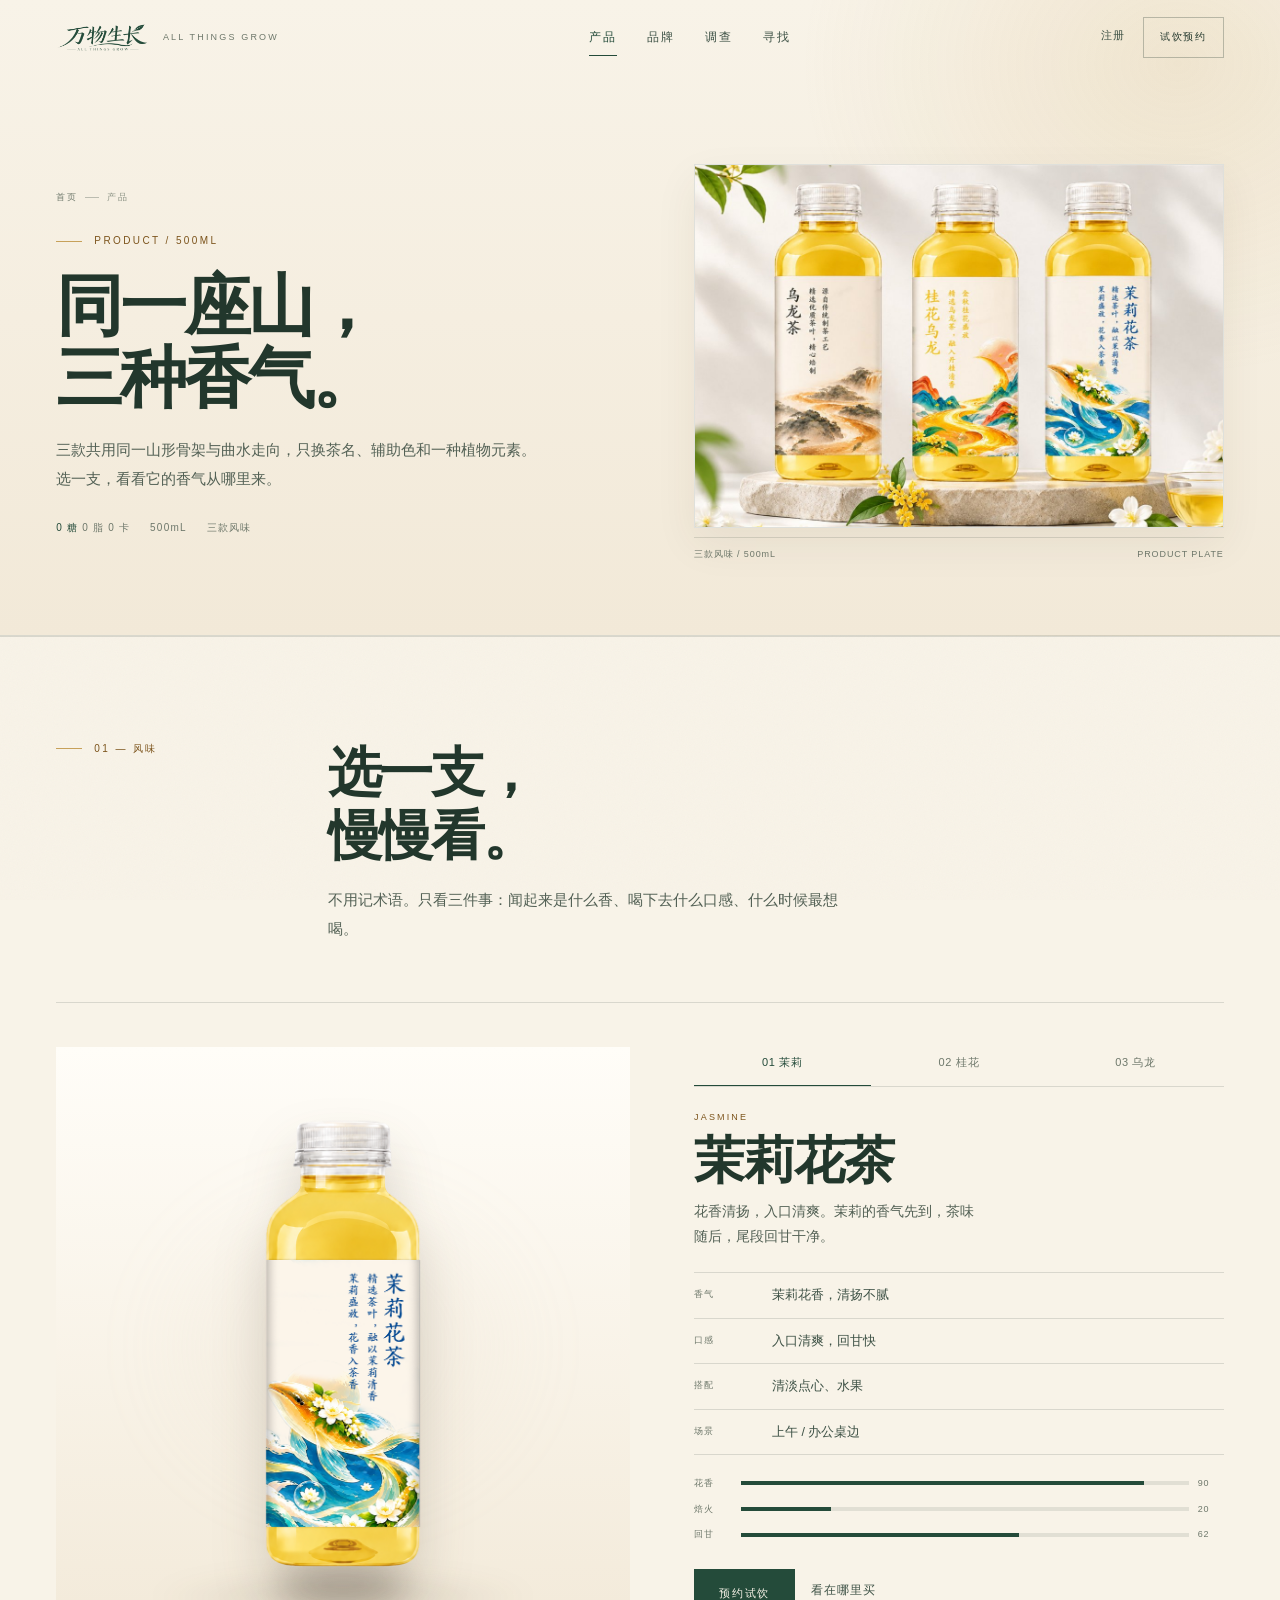
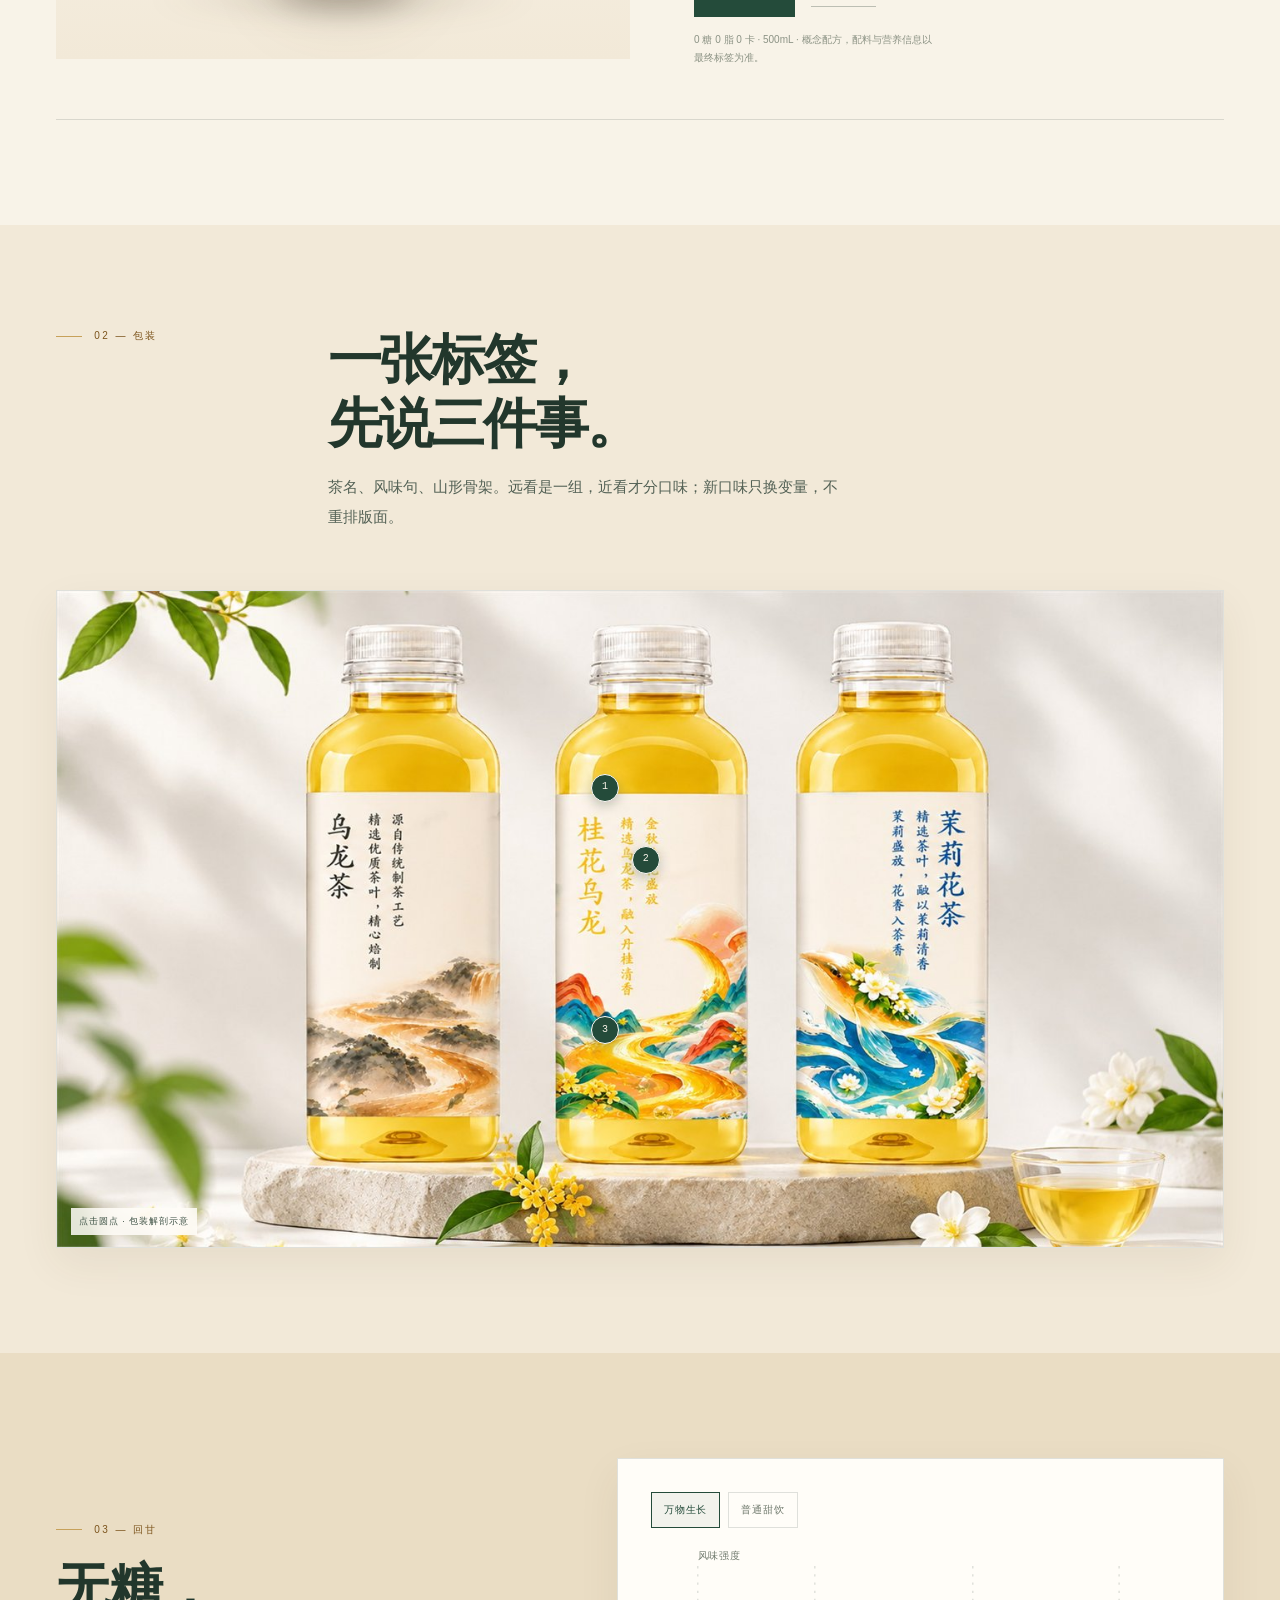
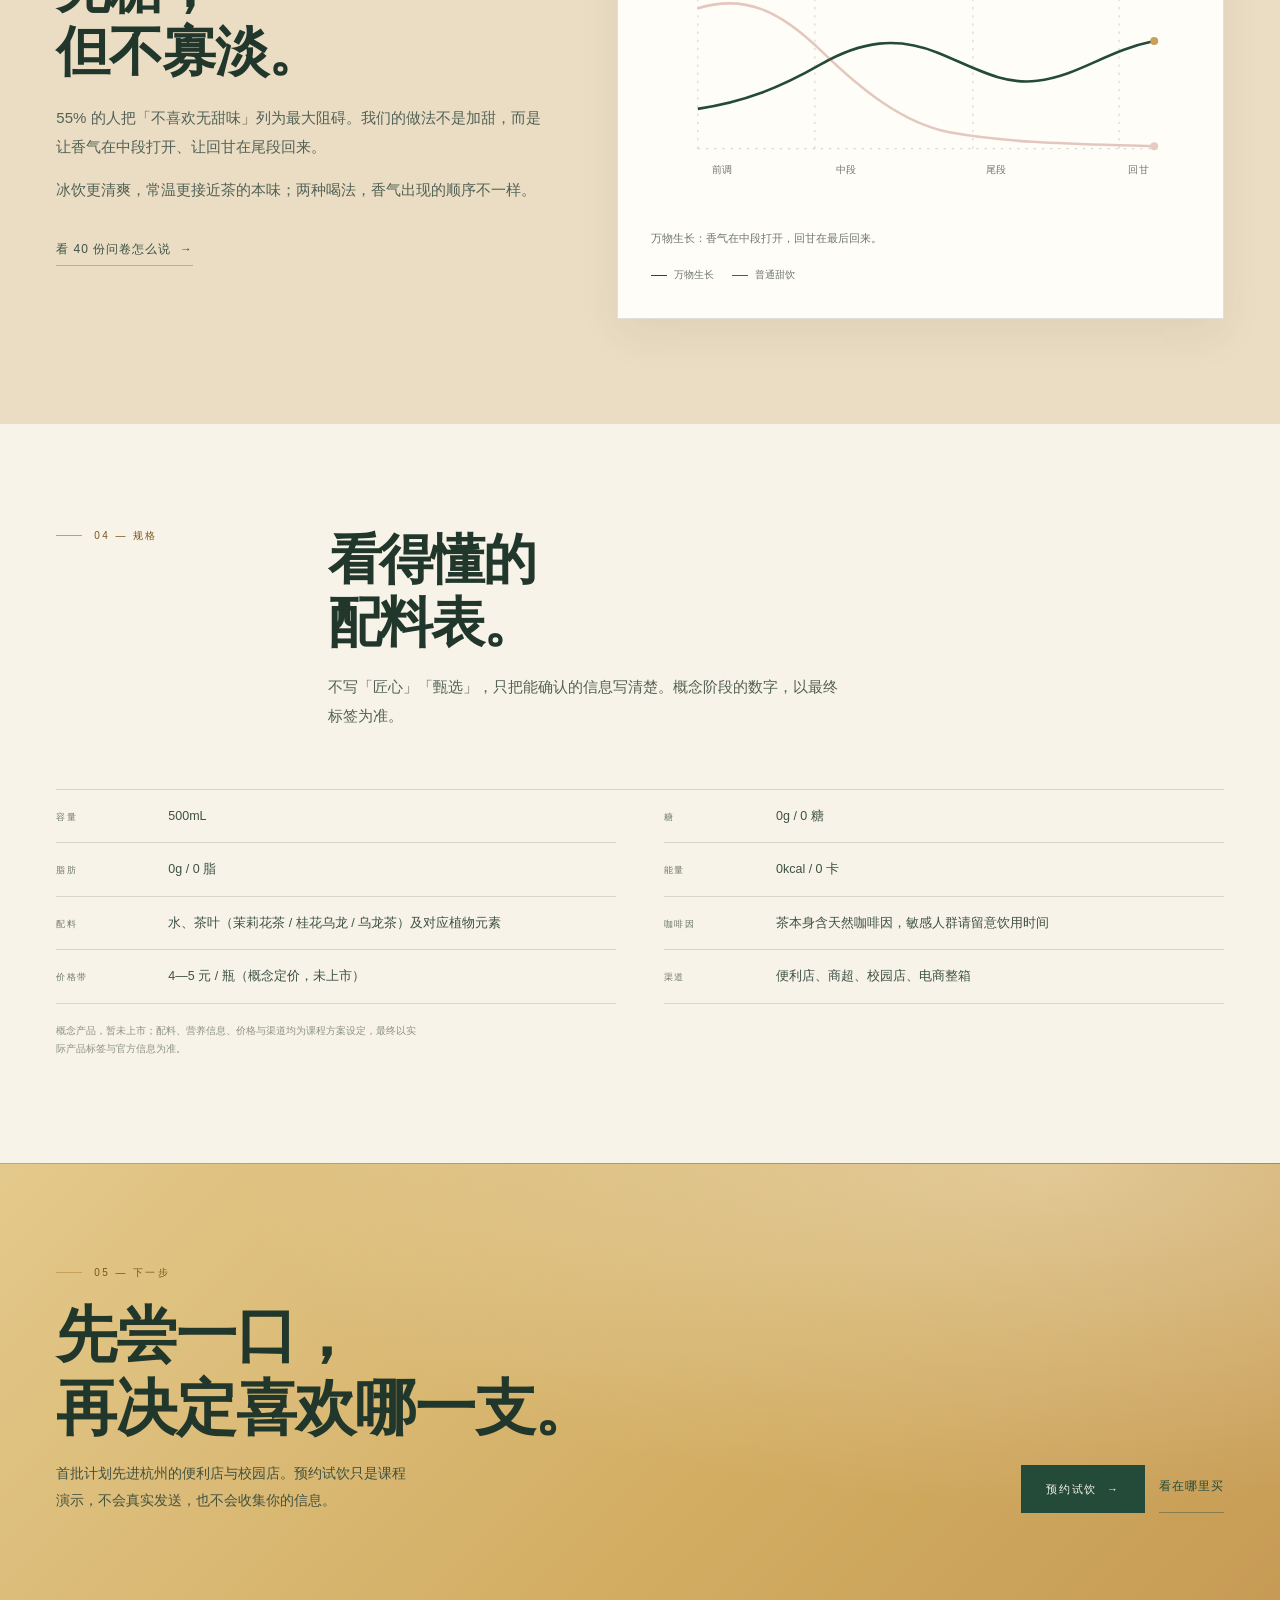
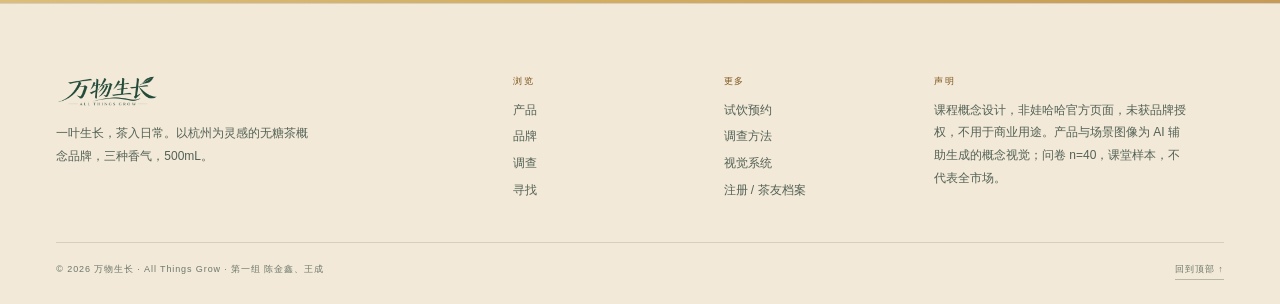
<file: products.html>
<!doctype html>
<html lang="zh-CN">
<head>
<meta charset="utf-8">
<meta name="viewport" content="width=device-width, initial-scale=1">
<meta name="theme-color" content="#0B110E">
<title>产品 · 万物生长无糖茶 / 同一座山，三种香气</title>
<meta name="description" content="万物生长无糖茶三款风味：茉莉花茶、桂花乌龙、乌龙茶。500mL，0糖0脂0卡，看香气、口感、搭配与包装。">
<link rel="icon" href="assets/img/emblem_deep.png">
<link rel="stylesheet" href="assets/css/site.css">
<script src="assets/js/site.js" defer></script>
</head>
<body data-page="products">
<a class="skip-link" href="#main">跳到正文</a>

<header class="site-header" id="siteHeader">
  <div class="shell header-inner">
    <a class="brand" href="index.html" aria-label="万物生长首页">
      <img src="assets/img/logo_deep.png" alt="万物生长" width="760" height="221">
      <span>All Things Grow</span>
    </a>
    <nav class="nav" aria-label="主导航">
      <a href="products.html" data-nav="products">产品</a>
      <a href="brand.html" data-nav="brand">品牌</a>
      <a href="survey.html" data-nav="survey">调查</a>
      <a href="find.html" data-nav="find">寻找</a>
    </nav>
    <div class="header-actions">
      <a class="header-auth" href="register.html">注册</a>
      <a class="btn btn--small" href="find.html#booking">试饮预约</a>
    </div>
    <button class="menu-toggle" id="menuToggle" type="button" aria-label="打开菜单" aria-expanded="false" aria-controls="mobileMenu">
      <i></i><i></i><i></i>
    </button>
  </div>
</header>

<div class="mobile-menu" id="mobileMenu" aria-hidden="true">
  <div class="mobile-menu__top">
    <img src="assets/img/logo_deep.png" alt="万物生长" width="760" height="221">
    <button class="mobile-close" id="menuClose" type="button" aria-label="关闭菜单">×</button>
  </div>
  <nav class="mobile-nav" aria-label="移动端导航">
    <a href="index.html"><span>00</span>首页</a>
    <a href="products.html"><span>01</span>产品</a>
    <a href="brand.html"><span>02</span>品牌</a>
    <a href="survey.html"><span>03</span>调查</a>
    <a href="find.html"><span>04</span>寻找</a>
  </nav>
  <a class="btn mobile-cta" href="find.html#booking">试饮预约 <span aria-hidden="true">→</span></a>
  <a class="mobile-auth" href="register.html">注册 / 茶友档案 <span aria-hidden="true">→</span></a>
  <div class="mobile-meta">
    <span>ALL THINGS GROW — 2026</span>
    <span>课程概念项目 · 非娃哈哈官方页面</span>
  </div>
</div>

<main id="main">
  <section class="page-hero" id="top">
    <div class="shell page-hero-grid">
      <div class="page-hero-copy">
        <div class="breadcrumb"><a href="index.html">首页</a><i></i><span>产品</span></div>
        <p class="eyebrow">PRODUCT / 500mL</p>
        <h1>同一座山，<br>三种香气。</h1>
        <p class="lede">三款共用同一山形骨架与曲水走向，只换茶名、辅助色和一种植物元素。选一支，看看它的香气从哪里来。</p>
        <div class="page-hero-side" style="margin-top:26px;">
          <div class="meta-list"><span><b>0 糖</b> 0 脂 0 卡</span><span>500mL</span><span>三款风味</span></div>
        </div>
      </div>
      <figure class="page-hero-media">
        <div class="page-hero-frame">
          <img src="assets/img/still_16x9.jpg" alt="万物生长三款无糖茶与茶杯" width="1400" height="788">
        </div>
        <figcaption><span>三款风味 / 500mL</span><span>PRODUCT PLATE</span></figcaption>
      </figure>
    </div>
  </section>

  <section class="section section--line" id="flavors">
    <div class="flavor-anchors" aria-hidden="true"><span id="jasmine"></span><span id="osmanthus"></span><span id="oolong"></span></div>
    <div class="shell">
      <div class="section-head">
        <div class="eyebrow" data-reveal>01 — 风味</div>
        <div class="head-right">
          <h2 data-reveal>选一支，<br>慢慢看。</h2>
          <p class="lede" data-reveal data-delay="1">不用记术语。只看三件事：闻起来是什么香、喝下去什么口感、什么时候最想喝。</p>
        </div>
      </div>

      <div class="flavor-stage" id="flavorStage" style="--accent:#DCCDB8">
        <div class="flavor-visual">
          <img class="flavor-bottle" id="flavorBottle" src="assets/img/bottle_jasmine.png" alt="茉莉花茶瓶身" width="520" height="1145">
        </div>

        <div class="flavor-panel">
          <div class="flavor-tabs" role="tablist" aria-label="选择风味">
            <button class="flavor-tab" type="button" role="tab" aria-selected="true" aria-controls="flavorPanel" data-flavor="jasmine">01 茉莉</button>
            <button class="flavor-tab" type="button" role="tab" aria-selected="false" aria-controls="flavorPanel" data-flavor="osmanthus">02 桂花</button>
            <button class="flavor-tab" type="button" role="tab" aria-selected="false" aria-controls="flavorPanel" data-flavor="oolong">03 乌龙</button>
          </div>

          <div id="flavorPanel" role="tabpanel" aria-live="polite">
            <div class="flavor-en" id="flavorEn">JASMINE</div>
            <h2 class="flavor-name" id="flavorName">茉莉花茶</h2>
            <p class="flavor-note" id="flavorNote">花香清扬，入口清爽。茉莉的香气先到，茶味随后，尾段回甘干净。</p>

            <dl class="flavor-facts">
              <div class="fact"><dt>香气</dt><dd id="flavorAroma">茉莉花香，清扬不腻</dd></div>
              <div class="fact"><dt>口感</dt><dd id="flavorTaste">入口清爽，回甘快</dd></div>
              <div class="fact"><dt>搭配</dt><dd id="flavorPair">清淡点心、水果</dd></div>
              <div class="fact"><dt>场景</dt><dd id="flavorOccasion">上午 / 办公桌边</dd></div>
            </dl>

            <div class="meters">
              <div class="meter is-on" style="--w:90%"><span>花香</span><span class="meter__track"><i class="meter__fill"></i></span><span class="meter__value">90</span></div>
              <div class="meter is-on" style="--w:20%"><span>焙火</span><span class="meter__track"><i class="meter__fill"></i></span><span class="meter__value">20</span></div>
              <div class="meter is-on" style="--w:62%"><span>回甘</span><span class="meter__track"><i class="meter__fill"></i></span><span class="meter__value">62</span></div>
            </div>

            <div class="flavor-actions">
              <a class="btn btn--solid" href="find.html#booking">预约试饮</a>
              <a class="link-arrow" href="find.html">看在哪里买</a>
            </div>
            <p class="flavor-legal">0 糖 0 脂 0 卡 · 500mL · 概念配方，配料与营养信息以最终标签为准。</p>
          </div>
        </div>
      </div>
    </div>
  </section>

  <section class="section section--panel">
    <div class="shell">
      <div class="section-head">
        <div class="eyebrow" data-reveal>02 — 包装</div>
        <div class="head-right">
          <h2 data-reveal>一张标签，<br>先说三件事。</h2>
          <p class="lede" data-reveal data-delay="1">茶名、风味句、山形骨架。远看是一组，近看才分口味；新口味只换变量，不重排版面。</p>
        </div>
      </div>

      <div class="anatomy" data-reveal>
        <img src="assets/img/still_16x9.jpg" alt="万物生长三款无糖茶瓶身与标签" width="1400" height="788" loading="lazy">
        <button class="hotspot" type="button" style="left:47%;top:30%" aria-label="茶名：茶类与口味名称">1<span class="hotspot__tip">茶名：先写茶类，再写风味。85% 的人最想先看到它。</span></button>
        <button class="hotspot" type="button" style="left:50.5%;top:41%" aria-label="风味句：一句话说清香气">2<span class="hotspot__tip">风味句：一句话说清「什么香、什么口感」，不用形容词堆叠。</span></button>
        <button class="hotspot" type="button" style="left:47%;top:67%" aria-label="山形骨架：系列识别的固定结构">3<span class="hotspot__tip">山形骨架：三款共用同一座山，只换茶名、辅助色与植物元素。</span></button>
        <span class="caption">点击圆点 · 包装解剖示意</span>
      </div>
    </div>
  </section>

  <section class="section section--deep" id="taste">
    <div class="shell">
      <div class="curve-grid">
        <div>
          <div class="eyebrow" data-reveal>03 — 回甘</div>
          <h2 data-reveal style="margin-top:18px;font-size:clamp(32px,4.2vw,60px);line-height:1.18;">无糖，<br>但不寡淡。</h2>
          <p class="lede" data-reveal data-delay="1" style="margin-top:18px;">55% 的人把「不喜欢无甜味」列为最大阻碍。我们的做法不是加甜，而是让香气在中段打开、让回甘在尾段回来。</p>
          <p class="lede" data-reveal data-delay="2" style="margin-top:14px;">冰饮更清爽，常温更接近茶的本味；两种喝法，香气出现的顺序不一样。</p>
          <div data-reveal data-delay="3" style="margin-top:28px;">
            <a class="link-arrow" href="survey.html">看 40 份问卷怎么说 <span aria-hidden="true">→</span></a>
          </div>
        </div>

        <div class="curve-panel" data-reveal>
          <div class="curve-toggle" role="group" aria-label="选择风味曲线">
            <button class="curve-btn" type="button" data-curve="grow" aria-pressed="true" data-caption="万物生长：香气在中段打开，回甘在最后回来。">万物生长</button>
            <button class="curve-btn" type="button" data-curve="sweet" aria-pressed="false" data-caption="普通甜饮：第一口很甜，后面只剩水。">普通甜饮</button>
          </div>
          <svg class="curve-svg" viewBox="0 0 460 240" role="img" aria-label="风味强度随时间变化的曲线对比">
            <line class="curve-axis" x1="40" y1="180" x2="430" y2="180"/>
            <line class="curve-axis" x1="40" y1="24" x2="40" y2="180"/>
            <line class="curve-axis" x1="140" y1="24" x2="140" y2="180"/>
            <line class="curve-axis" x1="275" y1="24" x2="275" y2="180"/>
            <line class="curve-axis" x1="400" y1="24" x2="400" y2="180"/>
            <text class="curve-label" x="40" y="18">风味强度</text>
            <text class="curve-label" x="52" y="201">前调</text>
            <text class="curve-label" x="158" y="201">中段</text>
            <text class="curve-label" x="286" y="201">尾段</text>
            <text class="curve-label" x="408" y="201">回甘</text>
            <g class="curve-group is-active" data-curve="grow">
              <path class="curve-line curve-line--grow" d="M40,146 C80,140 110,128 145,108 C180,88 210,84 245,98 C275,110 300,126 330,122 C365,118 390,96 430,88"/>
              <circle cx="430" cy="88" r="3.4" fill="#C7A15A"/>
            </g>
            <g class="curve-group" data-curve="sweet">
              <path class="curve-line curve-line--sweet" d="M40,60 C80,48 110,62 145,96 C180,130 215,158 255,166 C310,176 370,176 430,178"/>
              <circle cx="430" cy="178" r="3.4" fill="#B44832"/>
            </g>
          </svg>
          <p class="curve-caption" data-curve-caption>万物生长：香气在中段打开，回甘在最后回来。</p>
          <div class="curve-legend"><span class="grow"><i></i>万物生长</span><span class="sweet"><i></i>普通甜饮</span></div>
        </div>
      </div>
    </div>
  </section>

  <section class="section">
    <div class="shell">
      <div class="section-head">
        <div class="eyebrow" data-reveal>04 — 规格</div>
        <div class="head-right">
          <h2 data-reveal>看得懂的<br>配料表。</h2>
          <p class="lede" data-reveal data-delay="1">不写「匠心」「甄选」，只把能确认的信息写清楚。概念阶段的数字，以最终标签为准。</p>
        </div>
      </div>

      <dl class="specs" data-reveal>
        <div class="spec-row"><dt>容量</dt><dd>500mL</dd></div>
        <div class="spec-row"><dt>糖</dt><dd>0g / 0 糖</dd></div>
        <div class="spec-row"><dt>脂肪</dt><dd>0g / 0 脂</dd></div>
        <div class="spec-row"><dt>能量</dt><dd>0kcal / 0 卡</dd></div>
        <div class="spec-row"><dt>配料</dt><dd>水、茶叶（茉莉花茶 / 桂花乌龙 / 乌龙茶）及对应植物元素</dd></div>
        <div class="spec-row"><dt>咖啡因</dt><dd>茶本身含天然咖啡因，敏感人群请留意饮用时间</dd></div>
        <div class="spec-row"><dt>价格带</dt><dd>4—5 元 / 瓶（概念定价，未上市）</dd></div>
        <div class="spec-row"><dt>渠道</dt><dd>便利店、商超、校园店、电商整箱</dd></div>
      </dl>
      <p class="spec-note">概念产品，暂未上市；配料、营养信息、价格与渠道均为课程方案设定，最终以实际产品标签与官方信息为准。</p>
    </div>
  </section>

  <section class="find-band">
    <div class="shell">
      <div class="find-band__grid">
        <div>
          <div class="eyebrow" data-reveal>05 — 下一步</div>
          <h2 data-reveal style="margin-top:16px;max-width:none;">先尝一口，<br>再决定喜欢哪一支。</h2>
          <p data-reveal data-delay="1">首批计划先进杭州的便利店与校园店。预约试饮只是课程演示，不会真实发送，也不会收集你的信息。</p>
        </div>
        <div class="actions" data-reveal data-delay="2">
          <a class="btn btn--solid" href="find.html#booking">预约试饮 <span aria-hidden="true">→</span></a>
          <a class="link-arrow" href="find.html">看在哪里买</a>
        </div>
      </div>
    </div>
  </section>
</main>

<footer class="site-footer">
  <div class="shell">
    <div class="footer-grid">
      <div class="footer-brand">
        <img src="assets/img/logo_deep.png" alt="万物生长" width="760" height="221">
        <p>一叶生长，茶入日常。以杭州为灵感的无糖茶概念品牌，三种香气，500mL。</p>
      </div>
      <div class="footer-col">
        <h4>浏览</h4>
        <a href="products.html">产品</a>
        <a href="brand.html">品牌</a>
        <a href="survey.html">调查</a>
        <a href="find.html">寻找</a>
      </div>
      <div class="footer-col">
        <h4>更多</h4>
        <a href="find.html#booking">试饮预约</a>
        <a href="survey.html#method">调查方法</a>
        <a href="brand.html#visual">视觉系统</a>
        <a href="register.html">注册 / 茶友档案</a>
      </div>
      <div class="footer-col">
        <h4>声明</h4>
        <p class="footer-legal">课程概念设计，非娃哈哈官方页面，未获品牌授权，不用于商业用途。产品与场景图像为 AI 辅助生成的概念视觉；问卷 n=40，课堂样本，不代表全市场。</p>
      </div>
    </div>
    <div class="footer-bottom">
      <span>© <span data-year>2026</span> 万物生长 · All Things Grow · 第一组 陈金鑫、王成</span>
      <a class="to-top" href="#top">回到顶部 ↑</a>
    </div>
  </div>
</footer>
</body>
</html>
</file>
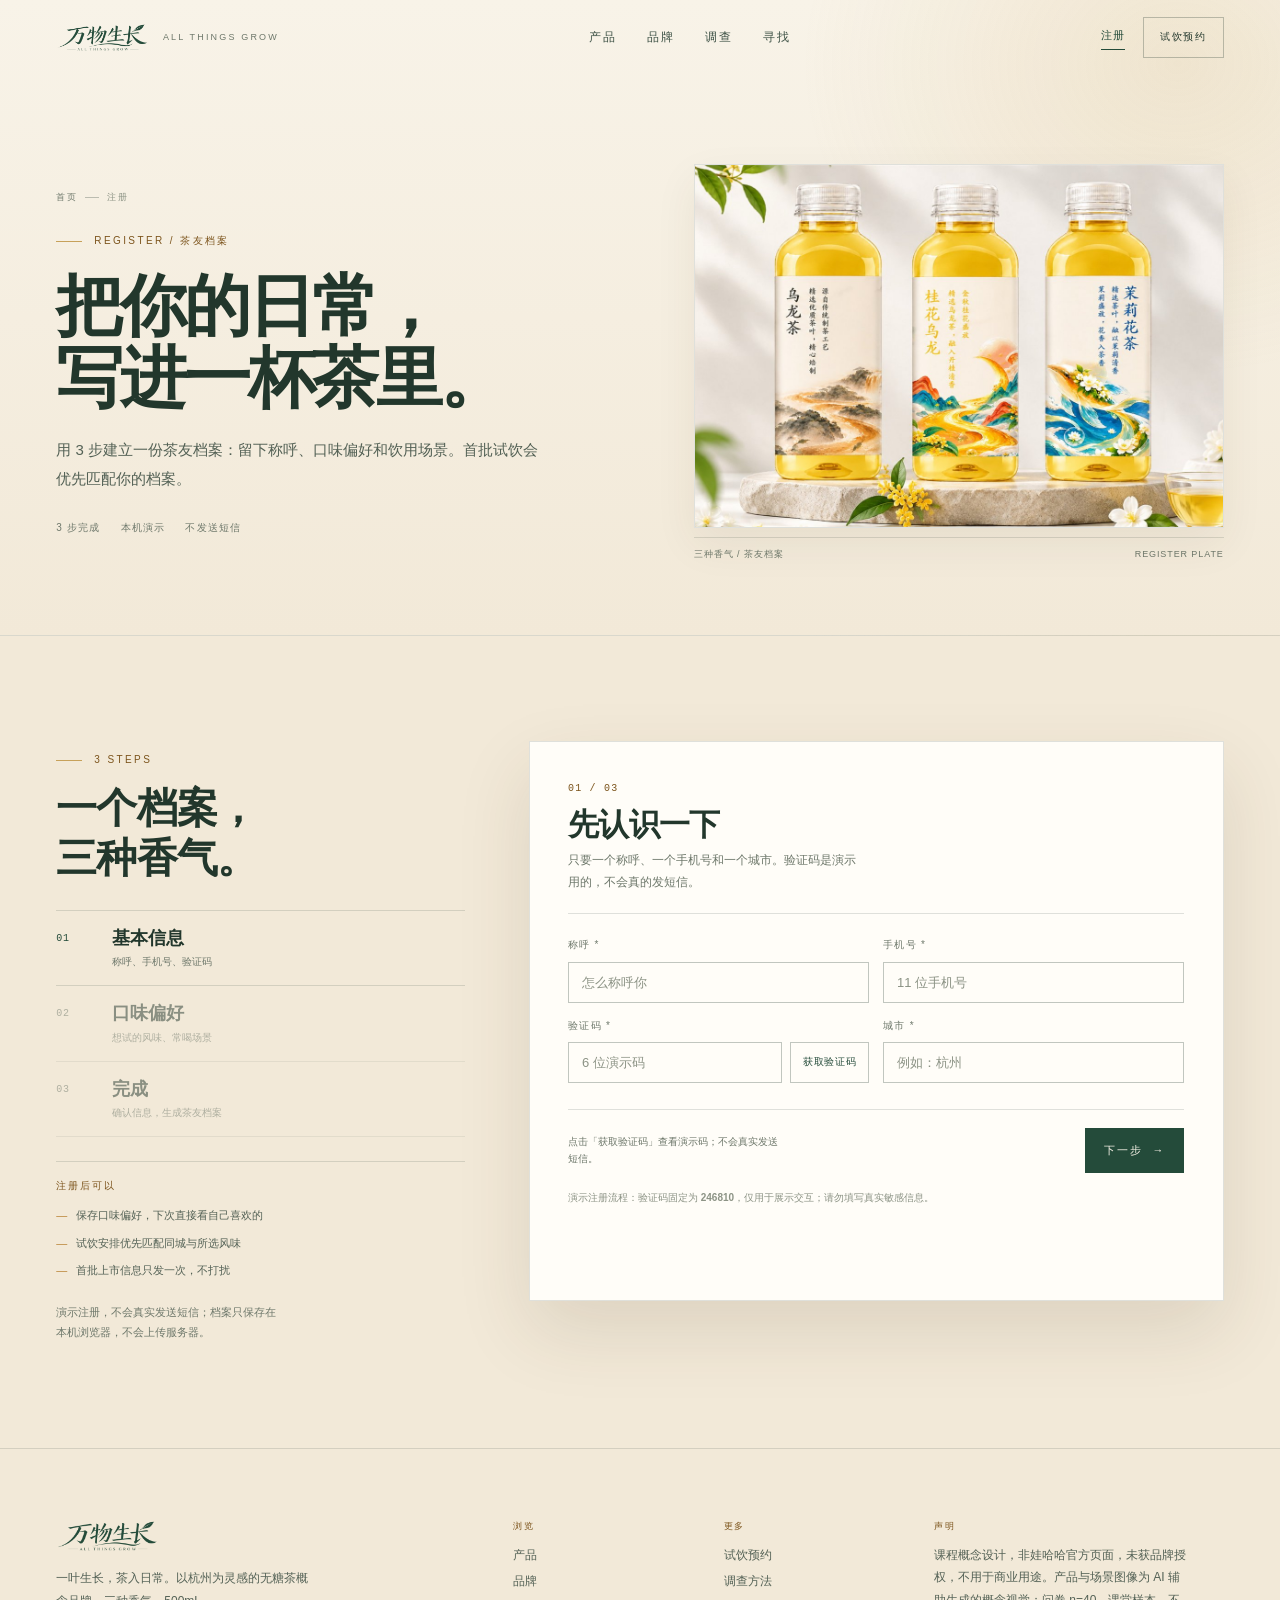
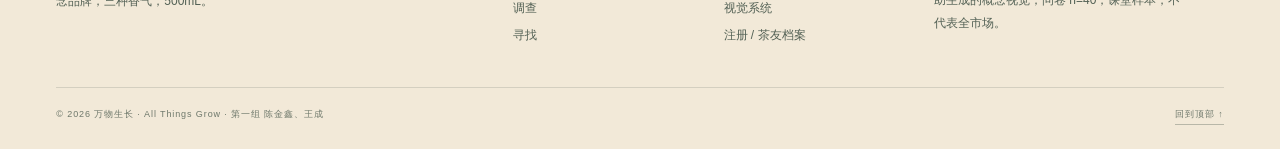
<file: register.html>
<!doctype html>
<html lang="zh-CN">
<head>
<meta charset="utf-8">
<meta name="viewport" content="width=device-width, initial-scale=1">
<meta name="theme-color" content="#F8F3E8">
<title>注册 · 万物生长无糖茶 / 茶友档案</title>
<meta name="description" content="用 3 步建立万物生长茶友档案：基本信息、口味偏好、确认。演示注册，只保存在本机浏览器。">
<link rel="icon" href="assets/img/emblem_deep.png">
<link rel="stylesheet" href="assets/css/site.css">
<script src="assets/js/site.js" defer></script>
<script src="assets/js/register.js" defer></script>
</head>
<body data-page="register">
<a class="skip-link" href="#main">跳到正文</a>

<header class="site-header" id="siteHeader">
  <div class="shell header-inner">
    <a class="brand" href="index.html" aria-label="万物生长首页">
      <img src="assets/img/logo_deep.png" alt="万物生长" width="760" height="221">
      <span>All Things Grow</span>
    </a>
    <nav class="nav" aria-label="主导航">
      <a href="products.html" data-nav="products">产品</a>
      <a href="brand.html" data-nav="brand">品牌</a>
      <a href="survey.html" data-nav="survey">调查</a>
      <a href="find.html" data-nav="find">寻找</a>
    </nav>
    <div class="header-actions">
      <a class="header-auth is-active" href="register.html" aria-current="page">注册</a>
      <a class="btn btn--small" href="find.html#booking">试饮预约</a>
    </div>
    <button class="menu-toggle" id="menuToggle" type="button" aria-label="打开菜单" aria-expanded="false" aria-controls="mobileMenu">
      <i></i><i></i><i></i>
    </button>
  </div>
</header>

<div class="mobile-menu" id="mobileMenu" aria-hidden="true">
  <div class="mobile-menu__top">
    <img src="assets/img/logo_deep.png" alt="万物生长" width="760" height="221">
    <button class="mobile-close" id="menuClose" type="button" aria-label="关闭菜单">×</button>
  </div>
  <nav class="mobile-nav" aria-label="移动端导航">
    <a href="index.html"><span>00</span>首页</a>
    <a href="products.html"><span>01</span>产品</a>
    <a href="brand.html"><span>02</span>品牌</a>
    <a href="survey.html"><span>03</span>调查</a>
    <a href="find.html"><span>04</span>寻找</a>
  </nav>
  <a class="btn mobile-cta" href="find.html#booking">试饮预约 <span aria-hidden="true">→</span></a>
  <a class="mobile-auth" href="register.html">注册 / 茶友档案 <span aria-hidden="true">→</span></a>
  <div class="mobile-meta">
    <span>ALL THINGS GROW — 2026</span>
    <span>课程概念项目 · 非娃哈哈官方页面</span>
  </div>
</div>

<main id="main">
  <section class="page-hero" id="top">
    <div class="shell page-hero-grid">
      <div class="page-hero-copy">
        <div class="breadcrumb"><a href="index.html">首页</a><i></i><span>注册</span></div>
        <p class="eyebrow">REGISTER / 茶友档案</p>
        <h1>把你的日常，<br>写进一杯茶里。</h1>
        <p class="lede">用 3 步建立一份茶友档案：留下称呼、口味偏好和饮用场景。首批试饮会优先匹配你的档案。</p>
        <div class="page-hero-side" style="margin-top:26px;">
          <div class="meta-list"><span>3 步完成</span><span>本机演示</span><span>不发送短信</span></div>
        </div>
      </div>
      <figure class="page-hero-media">
        <div class="page-hero-frame">
          <img src="assets/img/still_16x9.jpg" alt="万物生长三款无糖茶与茶杯" width="1400" height="788">
        </div>
        <figcaption><span>三种香气 / 茶友档案</span><span>REGISTER PLATE</span></figcaption>
      </figure>
    </div>
  </section>

  <section class="section section--panel" id="register">
    <div class="shell register-grid">
      <aside class="register-aside">
        <div class="eyebrow" data-reveal>3 STEPS</div>
        <h2 data-reveal>一个档案，<br>三种香气。</h2>
        <ol class="steps" aria-label="注册步骤">
          <li class="step is-active" data-step="1" aria-current="step">
            <span class="step__no">01</span>
            <div><b>基本信息</b><small>称呼、手机号、验证码</small></div>
          </li>
          <li class="step" data-step="2">
            <span class="step__no">02</span>
            <div><b>口味偏好</b><small>想试的风味、常喝场景</small></div>
          </li>
          <li class="step" data-step="3">
            <span class="step__no">03</span>
            <div><b>完成</b><small>确认信息，生成茶友档案</small></div>
          </li>
        </ol>
        <div class="benefits">
          <h3>注册后可以</h3>
          <ul>
            <li>保存口味偏好，下次直接看自己喜欢的</li>
            <li>试饮安排优先匹配同城与所选风味</li>
            <li>首批上市信息只发一次，不打扰</li>
          </ul>
        </div>
        <p class="small" style="margin-top:18px;max-width:36ch;">演示注册，不会真实发送短信；档案只保存在本机浏览器，不会上传服务器。</p>
      </aside>

      <div class="auth-card" id="authCard">
        <div class="existing-banner" id="existingBanner">
          <span>这台电脑上已有一份演示档案：<b id="existingName">茶友</b>。</span>
          <span class="existing-banner__actions">
            <button type="button" data-continue>继续查看</button>
            <button type="button" data-reset>重新注册</button>
          </span>
        </div>

        <form id="registerForm" novalidate>
          <div class="step-panel is-active" data-panel="1">
            <div class="step-head">
              <div class="step-count">01 / 03</div>
              <h3>先认识一下</h3>
              <p>只要一个称呼、一个手机号和一个城市。验证码是演示用的，不会真的发短信。</p>
            </div>
            <div class="form">
              <div class="field" data-field="name">
                <label for="regName">称呼 *</label>
                <input id="regName" name="name" type="text" autocomplete="nickname" placeholder="怎么称呼你">
                <span class="error" aria-live="polite"></span>
              </div>
              <div class="field" data-field="phone">
                <label for="regPhone">手机号 *</label>
                <input id="regPhone" name="phone" type="tel" inputmode="numeric" autocomplete="tel" maxlength="11" placeholder="11 位手机号">
                <span class="error" aria-live="polite"></span>
              </div>
              <div class="field" data-field="code">
                <label for="regCode">验证码 *</label>
                <div class="code-row">
                  <input id="regCode" name="code" type="text" inputmode="numeric" maxlength="6" placeholder="6 位演示码">
                  <button class="code-btn" id="codeBtn" type="button">获取验证码</button>
                </div>
                <span class="error" aria-live="polite"></span>
              </div>
              <div class="field" data-field="city">
                <label for="regCity">城市 *</label>
                <input id="regCity" name="city" type="text" autocomplete="address-level2" placeholder="例如：杭州">
                <span class="error" aria-live="polite"></span>
              </div>
            </div>
            <div class="step-actions">
              <span class="step-hint" id="codeHint">点击「获取验证码」查看演示码；不会真实发送短信。</span>
              <button class="btn btn--solid" type="button" data-next>下一步 <span aria-hidden="true">→</span></button>
            </div>
          </div>

          <div class="step-panel" data-panel="2">
            <div class="step-head">
              <div class="step-count">02 / 03</div>
              <h3>你平时怎么喝茶</h3>
              <p>选你真正想试的，不用都选。之后产品页和试饮安排会参考这份偏好。</p>
            </div>

            <div class="group-label"><span>想试的风味 *</span><small>可多选</small></div>
            <div class="choice-grid" data-group="flavors">
              <label class="choice"><input type="checkbox" name="flavors" value="茉莉花茶"><span><b>茉莉花茶</b><small>花香清扬，入口清爽</small></span></label>
              <label class="choice"><input type="checkbox" name="flavors" value="桂花乌龙"><span><b>桂花乌龙</b><small>焙火打底，桂花不压茶</small></span></label>
              <label class="choice"><input type="checkbox" name="flavors" value="乌龙茶"><span><b>乌龙茶</b><small>醇厚回甘，涩感可控</small></span></label>
              <label class="choice"><input type="checkbox" name="flavors" value="都可以"><span><b>都可以</b><small>先各来一瓶，慢慢选</small></span></label>
            </div>
            <p class="group-error" data-error="flavors">至少选一款想试的风味。</p>

            <div class="group-label"><span>常在什么时候喝 *</span><small>可多选</small></div>
            <div class="choice-grid" data-group="scenes">
              <label class="choice"><input type="checkbox" name="scenes" value="办公桌边"><span><b>办公桌边</b><small>学习或工作时</small></span></label>
              <label class="choice"><input type="checkbox" name="scenes" value="通勤途中"><span><b>通勤途中</b><small>地铁、公交、路上</small></span></label>
              <label class="choice"><input type="checkbox" name="scenes" value="午饭旁边"><span><b>午饭旁边</b><small>解腻，代替甜饮</small></span></label>
              <label class="choice"><input type="checkbox" name="scenes" value="运动之后"><span><b>运动之后</b><small>想喝点有味道的</small></span></label>
            </div>
            <p class="group-error" data-error="scenes">至少选一个饮用场景。</p>

            <div class="step-actions">
              <button class="btn" type="button" data-prev>← 上一步</button>
              <button class="btn btn--solid" type="button" data-next>下一步 <span aria-hidden="true">→</span></button>
            </div>
          </div>

          <div class="step-panel" data-panel="3">
            <div class="step-head">
              <div class="step-count">03 / 03</div>
              <h3>确认你的档案</h3>
              <p>再看一眼。创建后可以在本机浏览器里继续查看，也可以随时重新填写。</p>
            </div>

            <dl class="review-list" id="reviewList"></dl>

            <label class="consent">
              <input id="consent" type="checkbox">
              <span>我了解这是课程概念演示：不会发送短信，档案只保存在本机浏览器，不会上传服务器。查看 <a href="find.html">寻找与试饮说明</a>。</span>
            </label>
            <div class="form-error-summary" id="formError" role="alert"></div>

            <div class="step-actions">
              <button class="btn" type="button" data-prev>← 上一步</button>
              <button class="btn btn--solid" type="submit">创建档案 <span aria-hidden="true">→</span></button>
            </div>
          </div>
        </form>

        <div class="member-success" id="memberSuccess">
          <div class="member-card">
            <div class="member-card__label">万物生长 · 茶友档案</div>
            <div class="member-card__no" id="memberNo">WS-2026-0000</div>
            <h3 class="member-card__name" id="memberName">茶友</h3>
            <div class="member-card__meta">
              <div><span>城市</span><b id="memberCity">杭州</b></div>
              <div><span>想试风味</span><b id="memberFlavors">茉莉花茶</b></div>
              <div><span>常喝场景</span><b id="memberScenes">办公桌边</b></div>
              <div><span>加入时间</span><b id="memberDate">2026.11.12</b></div>
            </div>
            <div class="member-card__foot"><span>ALL THINGS GROW</span><span>演示档案 · 本机保存</span></div>
          </div>
          <div class="success-actions">
            <a class="btn btn--solid" href="products.html">看三种香气</a>
            <a class="btn" href="find.html#booking">预约试饮</a>
            <button class="btn" type="button" data-edit>修改档案</button>
          </div>
          <p class="success-note">档案已保存在本机浏览器，不会上传服务器；换浏览器或清除缓存后会丢失。</p>
        </div>

        <p class="register-note">演示注册流程：验证码固定为 <b>246810</b>，仅用于展示交互；请勿填写真实敏感信息。</p>
      </div>
    </div>
  </section>
</main>

<footer class="site-footer">
  <div class="shell">
    <div class="footer-grid">
      <div class="footer-brand">
        <img src="assets/img/logo_deep.png" alt="万物生长" width="760" height="221">
        <p>一叶生长，茶入日常。以杭州为灵感的无糖茶概念品牌，三种香气，500mL。</p>
      </div>
      <div class="footer-col">
        <h4>浏览</h4>
        <a href="products.html">产品</a>
        <a href="brand.html">品牌</a>
        <a href="survey.html">调查</a>
        <a href="find.html">寻找</a>
      </div>
      <div class="footer-col">
        <h4>更多</h4>
        <a href="find.html#booking">试饮预约</a>
        <a href="survey.html#method">调查方法</a>
        <a href="brand.html#visual">视觉系统</a>
        <a href="register.html">注册 / 茶友档案</a>
      </div>
      <div class="footer-col">
        <h4>声明</h4>
        <p class="footer-legal">课程概念设计，非娃哈哈官方页面，未获品牌授权，不用于商业用途。产品与场景图像为 AI 辅助生成的概念视觉；问卷 n=40，课堂样本，不代表全市场。</p>
      </div>
    </div>
    <div class="footer-bottom">
      <span>© <span data-year>2026</span> 万物生长 · All Things Grow · 第一组 陈金鑫、王成</span>
      <a class="to-top" href="#top">回到顶部 ↑</a>
    </div>
  </div>
</footer>
</body>
</html>
</file>
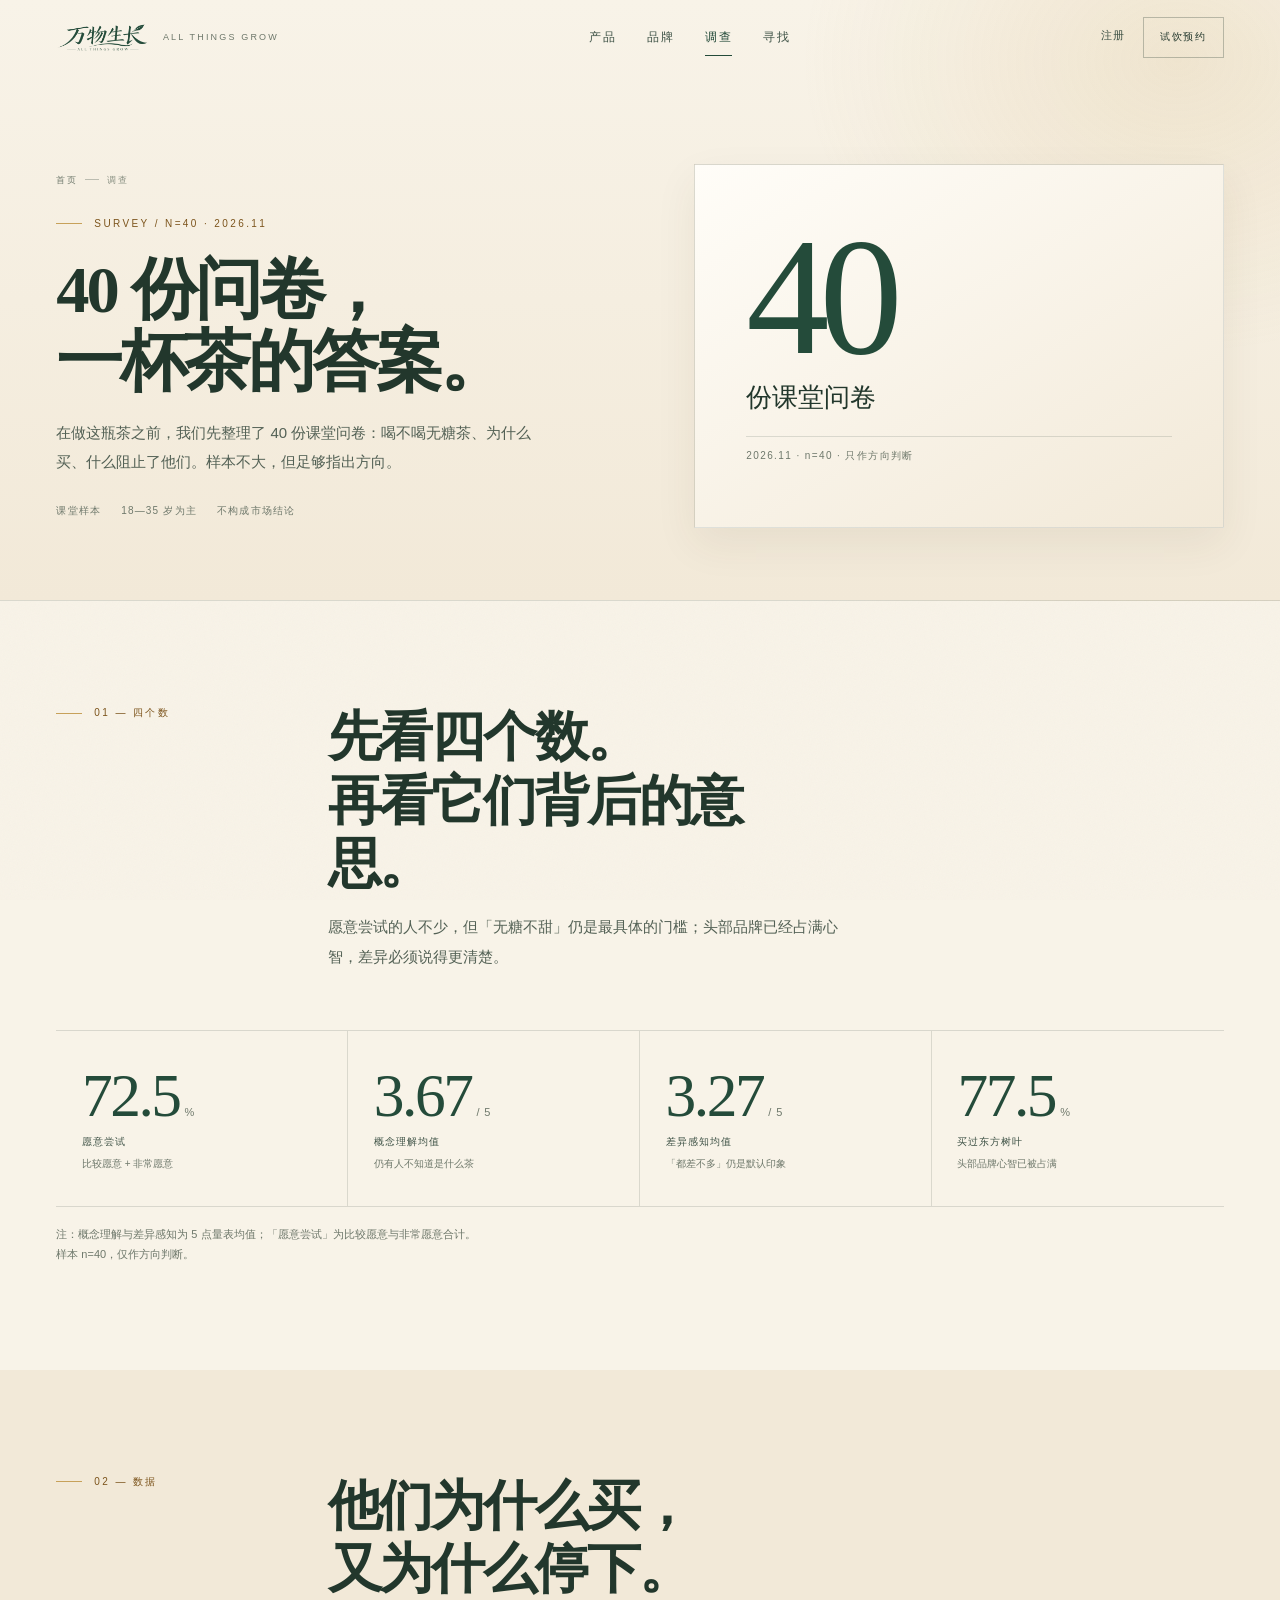
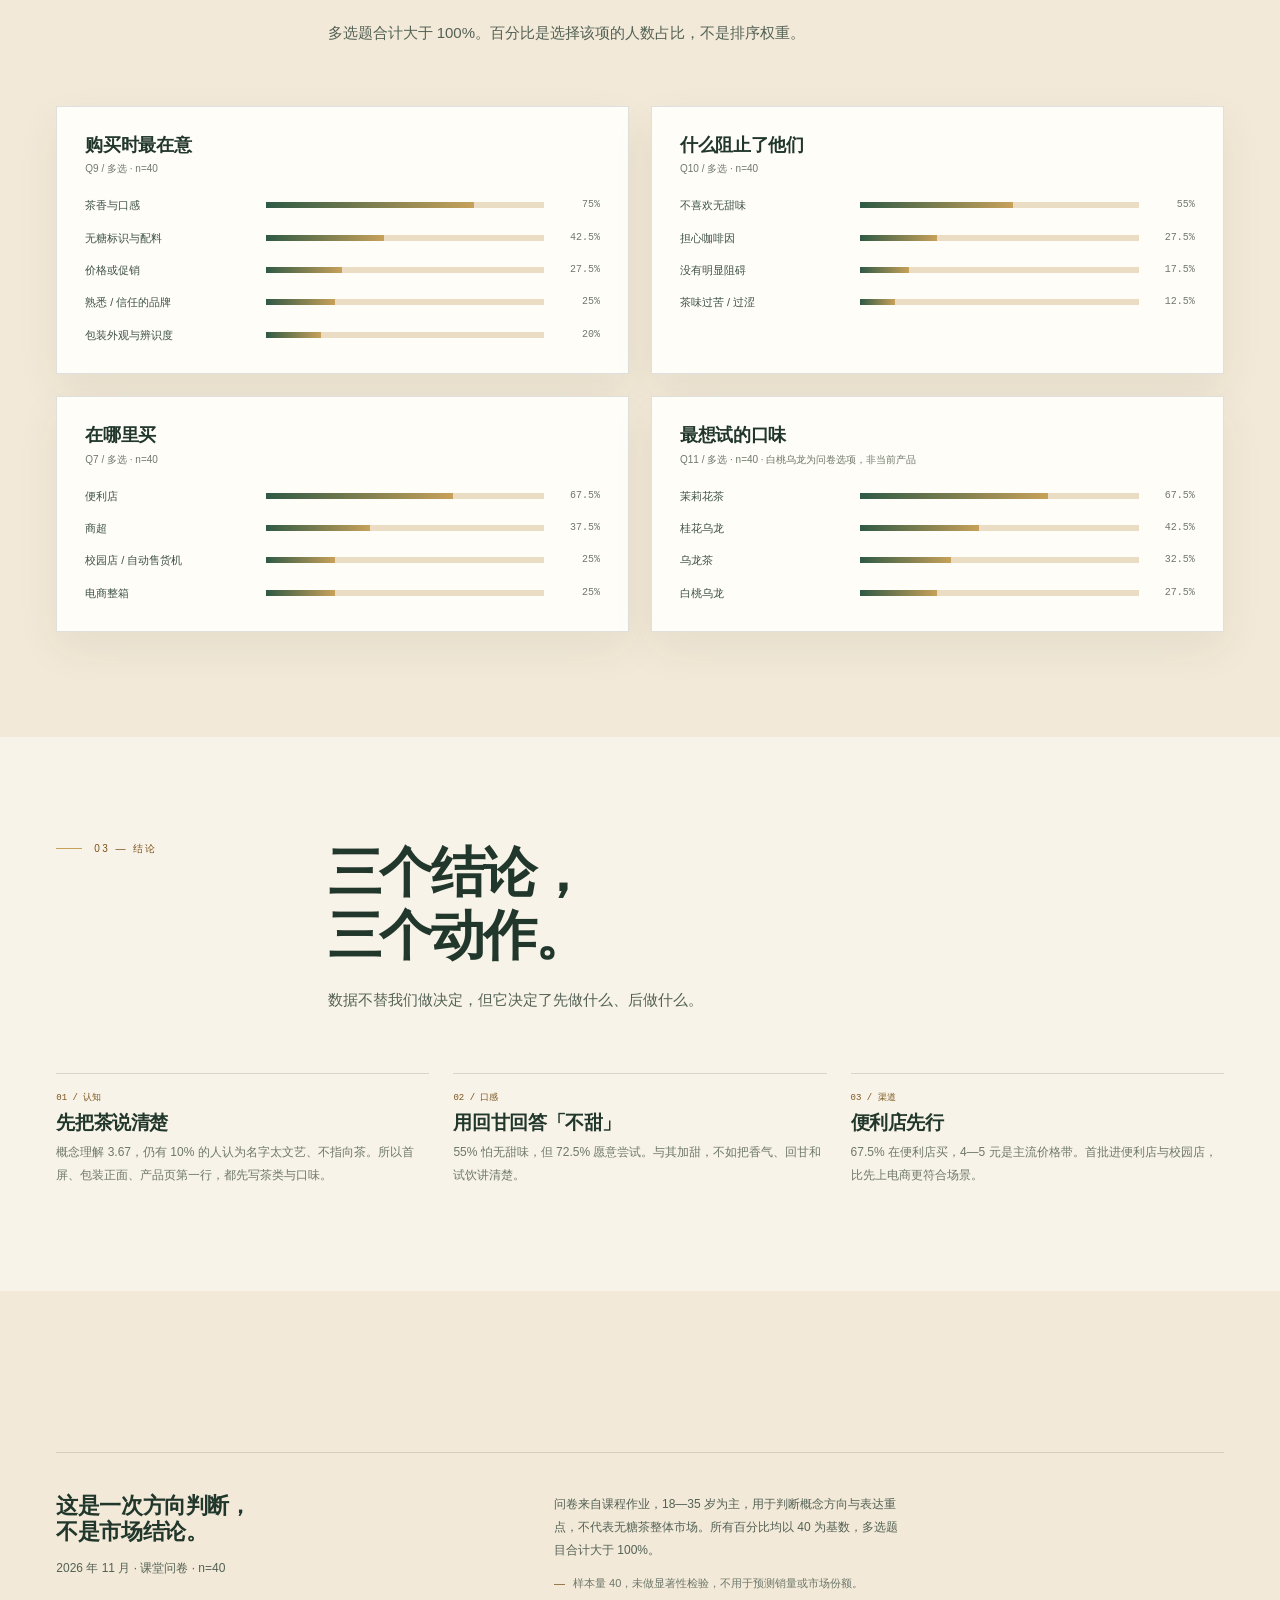
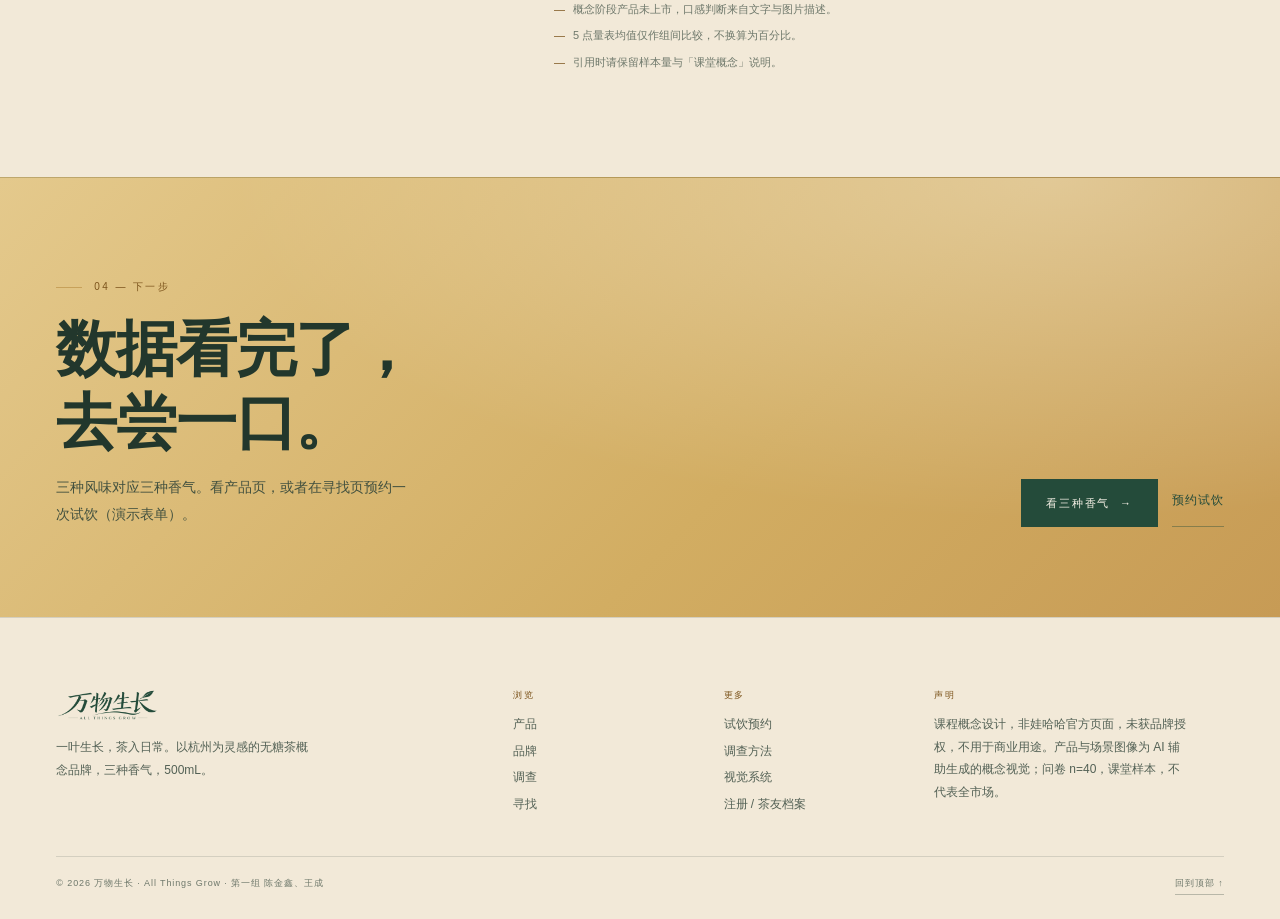
<file: survey.html>
<!doctype html>
<html lang="zh-CN">
<head>
<meta charset="utf-8">
<meta name="viewport" content="width=device-width, initial-scale=1">
<meta name="theme-color" content="#0B110E">
<title>调查 · 万物生长无糖茶 / 40 份问卷，一杯茶的答案</title>
<meta name="description" content="万物生长无糖茶课堂问卷结果：40 份样本，看购买动机、尝试阻碍、渠道与口味偏好。">
<link rel="icon" href="assets/img/emblem_deep.png">
<link rel="stylesheet" href="assets/css/site.css">
<script src="assets/js/site.js" defer></script>
</head>
<body data-page="survey">
<a class="skip-link" href="#main">跳到正文</a>

<header class="site-header" id="siteHeader">
  <div class="shell header-inner">
    <a class="brand" href="index.html" aria-label="万物生长首页">
      <img src="assets/img/logo_deep.png" alt="万物生长" width="760" height="221">
      <span>All Things Grow</span>
    </a>
    <nav class="nav" aria-label="主导航">
      <a href="products.html" data-nav="products">产品</a>
      <a href="brand.html" data-nav="brand">品牌</a>
      <a href="survey.html" data-nav="survey">调查</a>
      <a href="find.html" data-nav="find">寻找</a>
    </nav>
    <div class="header-actions">
      <a class="header-auth" href="register.html">注册</a>
      <a class="btn btn--small" href="find.html#booking">试饮预约</a>
    </div>
    <button class="menu-toggle" id="menuToggle" type="button" aria-label="打开菜单" aria-expanded="false" aria-controls="mobileMenu">
      <i></i><i></i><i></i>
    </button>
  </div>
</header>

<div class="mobile-menu" id="mobileMenu" aria-hidden="true">
  <div class="mobile-menu__top">
    <img src="assets/img/logo_deep.png" alt="万物生长" width="760" height="221">
    <button class="mobile-close" id="menuClose" type="button" aria-label="关闭菜单">×</button>
  </div>
  <nav class="mobile-nav" aria-label="移动端导航">
    <a href="index.html"><span>00</span>首页</a>
    <a href="products.html"><span>01</span>产品</a>
    <a href="brand.html"><span>02</span>品牌</a>
    <a href="survey.html"><span>03</span>调查</a>
    <a href="find.html"><span>04</span>寻找</a>
  </nav>
  <a class="btn mobile-cta" href="find.html#booking">试饮预约 <span aria-hidden="true">→</span></a>
  <a class="mobile-auth" href="register.html">注册 / 茶友档案 <span aria-hidden="true">→</span></a>
  <div class="mobile-meta">
    <span>ALL THINGS GROW — 2026</span>
    <span>课程概念项目 · 非娃哈哈官方页面</span>
  </div>
</div>

<main id="main">
  <section class="page-hero" id="top">
    <div class="shell page-hero-grid">
      <div class="page-hero-copy">
        <div class="breadcrumb"><a href="index.html">首页</a><i></i><span>调查</span></div>
        <p class="eyebrow">SURVEY / N=40 · 2026.11</p>
        <h1>40 份问卷，<br>一杯茶的答案。</h1>
        <p class="lede">在做这瓶茶之前，我们先整理了 40 份课堂问卷：喝不喝无糖茶、为什么买、什么阻止了他们。样本不大，但足够指出方向。</p>
        <div class="page-hero-side" style="margin-top:26px;">
          <div class="meta-list"><span>课堂样本</span><span>18—35 岁为主</span><span>不构成市场结论</span></div>
        </div>
      </div>
      <div class="page-hero-media page-hero-media--number" aria-hidden="true">
        <div class="big">40</div>
        <div class="big-label">份课堂问卷</div>
        <small>2026.11 · n=40 · 只作方向判断</small>
      </div>
    </div>
  </section>

  <section class="section">
    <div class="shell">
      <div class="section-head">
        <div class="eyebrow" data-reveal>01 — 四个数</div>
        <div class="head-right">
          <h2 data-reveal>先看四个数。<br>再看它们背后的意思。</h2>
          <p class="lede" data-reveal data-delay="1">愿意尝试的人不少，但「无糖不甜」仍是最具体的门槛；头部品牌已经占满心智，差异必须说得更清楚。</p>
        </div>
      </div>

      <div class="stat-grid" data-reveal>
        <div class="stat">
          <div class="stat__value"><span data-count="72.5" data-decimals="1">72.5</span><small>%</small></div>
          <div class="stat__label">愿意尝试</div>
          <div class="stat__note">比较愿意 + 非常愿意</div>
        </div>
        <div class="stat">
          <div class="stat__value"><span data-count="3.67" data-decimals="2">3.67</span><small>/ 5</small></div>
          <div class="stat__label">概念理解均值</div>
          <div class="stat__note">仍有人不知道是什么茶</div>
        </div>
        <div class="stat">
          <div class="stat__value"><span data-count="3.27" data-decimals="2">3.27</span><small>/ 5</small></div>
          <div class="stat__label">差异感知均值</div>
          <div class="stat__note">「都差不多」仍是默认印象</div>
        </div>
        <div class="stat">
          <div class="stat__value"><span data-count="77.5" data-decimals="1">77.5</span><small>%</small></div>
          <div class="stat__label">买过东方树叶</div>
          <div class="stat__note">头部品牌心智已被占满</div>
        </div>
      </div>

      <p class="small" style="margin-top:18px;max-width:70ch;">注：概念理解与差异感知为 5 点量表均值；「愿意尝试」为比较愿意与非常愿意合计。样本 n=40，仅作方向判断。</p>
    </div>
  </section>

  <section class="section section--panel">
    <div class="shell">
      <div class="section-head">
        <div class="eyebrow" data-reveal>02 — 数据</div>
        <div class="head-right">
          <h2 data-reveal>他们为什么买，<br>又为什么停下。</h2>
          <p class="lede" data-reveal data-delay="1">多选题合计大于 100%。百分比是选择该项的人数占比，不是排序权重。</p>
        </div>
      </div>

      <div class="charts">
        <div class="chart-card" data-reveal>
          <h3>购买时最在意</h3>
          <p class="chart-sub">Q9 / 多选 · n=40</p>
          <div class="bars">
            <div class="bar-row"><span>茶香与口感</span><span class="bar-track"><i class="bar-fill" style="--v:75%"></i></span><span class="bar-value">75%</span></div>
            <div class="bar-row"><span>无糖标识与配料</span><span class="bar-track"><i class="bar-fill" style="--v:42.5%"></i></span><span class="bar-value">42.5%</span></div>
            <div class="bar-row"><span>价格或促销</span><span class="bar-track"><i class="bar-fill" style="--v:27.5%"></i></span><span class="bar-value">27.5%</span></div>
            <div class="bar-row"><span>熟悉 / 信任的品牌</span><span class="bar-track"><i class="bar-fill" style="--v:25%"></i></span><span class="bar-value">25%</span></div>
            <div class="bar-row"><span>包装外观与辨识度</span><span class="bar-track"><i class="bar-fill" style="--v:20%"></i></span><span class="bar-value">20%</span></div>
          </div>
        </div>

        <div class="chart-card" data-reveal data-delay="1">
          <h3>什么阻止了他们</h3>
          <p class="chart-sub">Q10 / 多选 · n=40</p>
          <div class="bars">
            <div class="bar-row"><span>不喜欢无甜味</span><span class="bar-track"><i class="bar-fill" style="--v:55%"></i></span><span class="bar-value">55%</span></div>
            <div class="bar-row"><span>担心咖啡因</span><span class="bar-track"><i class="bar-fill" style="--v:27.5%"></i></span><span class="bar-value">27.5%</span></div>
            <div class="bar-row"><span>没有明显阻碍</span><span class="bar-track"><i class="bar-fill" style="--v:17.5%"></i></span><span class="bar-value">17.5%</span></div>
            <div class="bar-row"><span>茶味过苦 / 过涩</span><span class="bar-track"><i class="bar-fill" style="--v:12.5%"></i></span><span class="bar-value">12.5%</span></div>
          </div>
        </div>

        <div class="chart-card" data-reveal data-delay="2">
          <h3>在哪里买</h3>
          <p class="chart-sub">Q7 / 多选 · n=40</p>
          <div class="bars">
            <div class="bar-row"><span>便利店</span><span class="bar-track"><i class="bar-fill" style="--v:67.5%"></i></span><span class="bar-value">67.5%</span></div>
            <div class="bar-row"><span>商超</span><span class="bar-track"><i class="bar-fill" style="--v:37.5%"></i></span><span class="bar-value">37.5%</span></div>
            <div class="bar-row"><span>校园店 / 自动售货机</span><span class="bar-track"><i class="bar-fill" style="--v:25%"></i></span><span class="bar-value">25%</span></div>
            <div class="bar-row"><span>电商整箱</span><span class="bar-track"><i class="bar-fill" style="--v:25%"></i></span><span class="bar-value">25%</span></div>
          </div>
        </div>

        <div class="chart-card" data-reveal data-delay="3">
          <h3>最想试的口味</h3>
          <p class="chart-sub">Q11 / 多选 · n=40 · 白桃乌龙为问卷选项，非当前产品</p>
          <div class="bars">
            <div class="bar-row"><span>茉莉花茶</span><span class="bar-track"><i class="bar-fill" style="--v:67.5%"></i></span><span class="bar-value">67.5%</span></div>
            <div class="bar-row"><span>桂花乌龙</span><span class="bar-track"><i class="bar-fill" style="--v:42.5%"></i></span><span class="bar-value">42.5%</span></div>
            <div class="bar-row"><span>乌龙茶</span><span class="bar-track"><i class="bar-fill" style="--v:32.5%"></i></span><span class="bar-value">32.5%</span></div>
            <div class="bar-row"><span>白桃乌龙</span><span class="bar-track"><i class="bar-fill" style="--v:27.5%"></i></span><span class="bar-value">27.5%</span></div>
          </div>
        </div>
      </div>
    </div>
  </section>

  <section class="section">
    <div class="shell">
      <div class="section-head">
        <div class="eyebrow" data-reveal>03 — 结论</div>
        <div class="head-right">
          <h2 data-reveal>三个结论，<br>三个动作。</h2>
          <p class="lede" data-reveal data-delay="1">数据不替我们做决定，但它决定了先做什么、后做什么。</p>
        </div>
      </div>

      <div class="insights">
        <div class="insight" data-reveal>
          <div class="insight__no">01 / 认知</div>
          <h3>先把茶说清楚</h3>
          <p>概念理解 3.67，仍有 10% 的人认为名字太文艺、不指向茶。所以首屏、包装正面、产品页第一行，都先写茶类与口味。</p>
        </div>
        <div class="insight" data-reveal data-delay="1">
          <div class="insight__no">02 / 口感</div>
          <h3>用回甘回答「不甜」</h3>
          <p>55% 怕无甜味，但 72.5% 愿意尝试。与其加甜，不如把香气、回甘和试饮讲清楚。</p>
        </div>
        <div class="insight" data-reveal data-delay="2">
          <div class="insight__no">03 / 渠道</div>
          <h3>便利店先行</h3>
          <p>67.5% 在便利店买，4—5 元是主流价格带。首批进便利店与校园店，比先上电商更符合场景。</p>
        </div>
      </div>
    </div>
  </section>

  <section class="section section--panel" id="method">
    <div class="shell">
      <div class="method">
        <div>
          <h3>这是一次方向判断，<br>不是市场结论。</h3>
          <p class="small" style="margin-top:12px;">2026 年 11 月 · 课堂问卷 · n=40</p>
        </div>
        <div>
          <p>问卷来自课程作业，18—35 岁为主，用于判断概念方向与表达重点，不代表无糖茶整体市场。所有百分比均以 40 为基数，多选题目合计大于 100%。</p>
          <ul>
            <li>样本量 40，未做显著性检验，不用于预测销量或市场份额。</li>
            <li>概念阶段产品未上市，口感判断来自文字与图片描述。</li>
            <li>5 点量表均值仅作组间比较，不换算为百分比。</li>
            <li>引用时请保留样本量与「课堂概念」说明。</li>
          </ul>
        </div>
      </div>
    </div>
  </section>

  <section class="find-band">
    <div class="shell">
      <div class="find-band__grid">
        <div>
          <div class="eyebrow" data-reveal>04 — 下一步</div>
          <h2 data-reveal style="margin-top:16px;">数据看完了，<br>去尝一口。</h2>
          <p data-reveal data-delay="1">三种风味对应三种香气。看产品页，或者在寻找页预约一次试饮（演示表单）。</p>
        </div>
        <div class="actions" data-reveal data-delay="2">
          <a class="btn btn--solid" href="products.html">看三种香气 <span aria-hidden="true">→</span></a>
          <a class="link-arrow" href="find.html#booking">预约试饮</a>
        </div>
      </div>
    </div>
  </section>
</main>

<footer class="site-footer">
  <div class="shell">
    <div class="footer-grid">
      <div class="footer-brand">
        <img src="assets/img/logo_deep.png" alt="万物生长" width="760" height="221">
        <p>一叶生长，茶入日常。以杭州为灵感的无糖茶概念品牌，三种香气，500mL。</p>
      </div>
      <div class="footer-col">
        <h4>浏览</h4>
        <a href="products.html">产品</a>
        <a href="brand.html">品牌</a>
        <a href="survey.html">调查</a>
        <a href="find.html">寻找</a>
      </div>
      <div class="footer-col">
        <h4>更多</h4>
        <a href="find.html#booking">试饮预约</a>
        <a href="survey.html#method">调查方法</a>
        <a href="brand.html#visual">视觉系统</a>
        <a href="register.html">注册 / 茶友档案</a>
      </div>
      <div class="footer-col">
        <h4>声明</h4>
        <p class="footer-legal">课程概念设计，非娃哈哈官方页面，未获品牌授权，不用于商业用途。产品与场景图像为 AI 辅助生成的概念视觉；问卷 n=40，课堂样本，不代表全市场。</p>
      </div>
    </div>
    <div class="footer-bottom">
      <span>© <span data-year>2026</span> 万物生长 · All Things Grow · 第一组 陈金鑫、王成</span>
      <a class="to-top" href="#top">回到顶部 ↑</a>
    </div>
  </div>
</footer>
</body>
</html>
</file>
<file: assets/css/site.css>
/* ============================================================
   万物生长 · 品牌官网
   Daylight tea / warm paper system · 2026.11
   ============================================================ */

:root{
  --paper:#F8F3E8;
  --paper-2:#F2E9D8;
  --paper-3:#EADDC4;
  --white:#FFFDF8;
  --ink:#22372C;
  --ink-2:#3D5145;
  --body:#536155;
  --muted:#6E786B;
  --dim:#8C9385;
  --green:#244B3A;
  --green-2:#2F5A45;
  --gold:#B98234;
  --gold-deep:#7C541C;
  --gold-2:#C7A15A;
  --tea:#9A6544;
  --sand:#DCCDB8;
  --verm:#9E3B2A;
  --line:rgba(34,55,44,.14);
  --line-2:rgba(34,55,44,.28);
  --on-dark:#F8F3E8;
  --shadow:0 30px 70px rgba(65,50,26,.12);
  --shadow-soft:0 16px 40px rgba(65,50,26,.07);
  --serif:"Noto Serif SC","Source Han Serif SC","Songti SC",STSong,"SimSun",serif;
  --sans:"Noto Sans SC","Source Han Sans SC","PingFang SC","Microsoft YaHei",sans-serif;
  --mono:"SFMono-Regular",Consolas,"Liberation Mono",monospace;
  --ease:cubic-bezier(.22,1,.36,1);
  --header:76px;
}

*,*::before,*::after{box-sizing:border-box}
html{scroll-behavior:smooth;scroll-padding-top:96px;background:var(--paper)}
body{
  margin:0;background:var(--paper);color:var(--body);
  font-family:var(--sans);font-size:16px;line-height:1.85;
  -webkit-font-smoothing:antialiased;text-rendering:optimizeLegibility;
  overflow-x:hidden;opacity:1;transition:opacity .28s var(--ease);
}
body.is-leaving{opacity:0}
body::before{
  content:"";position:fixed;inset:0;z-index:0;pointer-events:none;opacity:.035;
  background-image:url("data:image/svg+xml,%3Csvg xmlns='http://www.w3.org/2000/svg' width='180' height='180'%3E%3Cfilter id='n'%3E%3CfeTurbulence type='fractalNoise' baseFrequency='.86' numOctaves='3' stitchTiles='stitch'/%3E%3C/filter%3E%3Crect width='100%25' height='100%25' filter='url(%23n)'/%3E%3C/svg%3E");
  mix-blend-mode:multiply;
}
::selection{background:rgba(199,161,90,.35);color:var(--ink)}
img{max-width:100%}
h1,h2,h3,h4,h5{font-family:var(--serif);font-weight:600;margin:0;line-height:1.2;letter-spacing:-.02em;color:var(--ink)}
p{margin:0}
ul,ol{margin:0;padding:0;list-style:none}
a{color:inherit}
button{font:inherit;color:inherit}
:focus-visible{outline:2px solid var(--green);outline-offset:4px}
main,.site-header,.site-footer,.mobile-menu,.lightbox{position:relative;z-index:2}
.sr-only{position:absolute;width:1px;height:1px;padding:0;margin:-1px;overflow:hidden;clip:rect(0 0 0 0);white-space:nowrap;border:0}
.skip-link{
  position:fixed;left:18px;top:-80px;z-index:120;padding:12px 18px;
  background:var(--green);color:var(--on-dark);text-decoration:none;font-size:13px;
  transition:top .25s var(--ease);
}
.skip-link:focus{top:16px}

/* shell ------------------------------------------------------ */
.shell{width:100%;max-width:1440px;margin:0 auto;padding:0 clamp(20px,4.4vw,64px)}

/* type helpers ---------------------------------------------- */
.eyebrow{
  display:inline-flex;align-items:center;gap:12px;
  font-family:var(--sans);font-size:10px;letter-spacing:.24em;
  color:var(--gold-deep);text-transform:uppercase;line-height:1.4;
}
.eyebrow::before{content:"";width:26px;height:1px;background:var(--gold-2);flex:none}
.lede{font-size:clamp(15px,1.1vw,17px);line-height:1.95;color:var(--body);max-width:62ch}
.small{font-size:11px;line-height:1.8;color:var(--muted)}
.gold{color:var(--gold-deep)}
.mono{font-family:var(--mono);font-size:11px;letter-spacing:.04em}

/* buttons ---------------------------------------------------- */
.btn{
  display:inline-flex;align-items:center;justify-content:center;gap:10px;
  min-height:48px;padding:13px 24px;border:1px solid var(--line-2);
  background:transparent;color:var(--ink);text-decoration:none;cursor:pointer;
  font-family:var(--sans);font-size:11px;font-weight:500;letter-spacing:.16em;
  text-transform:uppercase;transition:background .35s var(--ease),color .35s var(--ease),border-color .35s var(--ease),transform .35s var(--ease);
}
.btn:hover{transform:translateY(-2px);border-color:var(--green);background:rgba(36,75,58,.05)}
.btn--solid{background:var(--green);border-color:var(--green);color:var(--on-dark)}
.btn--solid:hover{background:var(--green-2);border-color:var(--green-2);color:var(--on-dark)}
.btn--gold{background:var(--gold-2);border-color:var(--gold-2);color:var(--ink)}
.btn--gold:hover{background:var(--gold);border-color:var(--gold);color:var(--on-dark)}
.btn--small{min-height:40px;padding:10px 16px;font-size:10px}
.link-arrow{
  display:inline-flex;align-items:center;gap:9px;text-decoration:none;
  font-size:12px;letter-spacing:.08em;color:var(--ink-2);
  border-bottom:1px solid var(--line-2);padding-bottom:5px;
  transition:color .3s,border-color .3s;
}
.link-arrow:hover{color:var(--gold-deep);border-color:var(--gold)}
.tag{
  display:inline-flex;align-items:center;gap:6px;
  border:1px solid var(--line);padding:5px 9px;
  font-size:9px;letter-spacing:.12em;color:var(--muted);
}

/* header ----------------------------------------------------- */
.site-header{
  position:fixed;left:0;right:0;top:0;z-index:80;height:var(--header);
  display:flex;align-items:center;
  border-bottom:1px solid transparent;
  transition:background .45s var(--ease),border-color .45s var(--ease),backdrop-filter .45s var(--ease);
}
.site-header.is-scrolled{
  background:rgba(248,243,232,.93);
  border-bottom-color:var(--line);
  backdrop-filter:blur(18px);-webkit-backdrop-filter:blur(18px);
}
.header-inner{display:flex;align-items:center;justify-content:space-between;gap:24px;width:100%}
.brand{display:flex;align-items:center;gap:14px;text-decoration:none;flex:none}
.brand img{height:27px;width:auto;display:block}
.brand span{font-size:9px;letter-spacing:.24em;color:var(--muted);text-transform:uppercase}
.nav{display:flex;align-items:center;gap:clamp(16px,2.4vw,34px)}
.nav a{
  position:relative;padding:7px 0;text-decoration:none;
  font-size:12px;letter-spacing:.13em;color:var(--ink-2);
  transition:color .3s;
}
.nav a::after{
  content:"";position:absolute;left:0;right:0;bottom:0;height:1px;
  background:var(--green);transform:scaleX(0);transform-origin:0 50%;
  transition:transform .45s var(--ease);
}
.nav a:hover,.nav a.is-active{color:var(--green)}
.nav a:hover::after,.nav a.is-active::after{transform:scaleX(1)}
.header-actions{display:flex;align-items:center;gap:18px;flex:none}
.header-actions .btn{min-height:40px;padding:10px 16px;font-size:10px}
.menu-toggle{
  display:none;width:44px;height:44px;border:1px solid var(--line-2);
  background:transparent;cursor:pointer;align-items:center;justify-content:center;flex-direction:column;gap:5px;
}
.menu-toggle i{display:block;width:18px;height:1px;background:var(--ink);transition:transform .3s,opacity .3s}
body.menu-open .menu-toggle i:nth-child(1){transform:translateY(6px) rotate(45deg)}
body.menu-open .menu-toggle i:nth-child(2){opacity:0}
body.menu-open .menu-toggle i:nth-child(3){transform:translateY(-6px) rotate(-45deg)}

/* mobile menu ------------------------------------------------ */
.mobile-menu{
  position:fixed;inset:0;z-index:90;background:var(--paper);
  display:flex;flex-direction:column;padding:20px clamp(20px,6vw,40px) 28px;
  opacity:0;visibility:hidden;transform:translateY(-12px);
  transition:opacity .4s var(--ease),visibility .4s,transform .4s var(--ease);
}
body.menu-open .mobile-menu{opacity:1;visibility:visible;transform:none}
body.menu-open{overflow:hidden}
.mobile-menu__top{display:flex;align-items:center;justify-content:space-between;height:56px}
.mobile-menu__top img{height:25px;width:auto}
.mobile-close{
  width:44px;height:44px;border:1px solid var(--line-2);background:transparent;
  color:var(--ink);font-size:20px;line-height:1;cursor:pointer;
}
.mobile-nav{display:flex;flex-direction:column;gap:4px;margin:auto 0;padding:32px 0}
.mobile-nav a{
  display:flex;align-items:baseline;gap:14px;text-decoration:none;
  padding:12px 0;border-bottom:1px solid var(--line);
  font-family:var(--serif);font-size:clamp(30px,9vw,44px);color:var(--ink);
}
.mobile-nav a span{font-family:var(--sans);font-size:10px;letter-spacing:.14em;color:var(--gold-deep)}
.mobile-cta{margin:0 0 22px;align-self:flex-start}
.mobile-meta{display:grid;gap:6px;font-size:10px;letter-spacing:.08em;color:var(--muted);line-height:1.8}

/* home hero -------------------------------------------------- */
.hero{
  position:relative;min-height:100vh;min-height:100svh;
  display:flex;align-items:center;overflow:hidden;
  padding:calc(var(--header) + 34px) 0 54px;
  background:
    radial-gradient(ellipse 46% 52% at 82% 8%,rgba(199,161,90,.22) 0%,transparent 68%),
    radial-gradient(ellipse 52% 60% at 4% 84%,rgba(36,75,58,.07) 0%,transparent 70%);
}
.hero::after{
  content:"";position:absolute;left:0;right:0;bottom:0;height:1px;background:var(--line);
}
.hero-grid{
  display:grid;grid-template-columns:minmax(0,1fr) minmax(360px,.98fr);
  gap:clamp(30px,5vw,82px);align-items:center;width:100%;
}
.hero-copy{max-width:640px}
.hero h1{
  margin-top:24px;font-size:clamp(46px,6.3vw,90px);
  line-height:1.04;letter-spacing:-.05em;color:var(--ink);
}
.hero h1 em{font-style:normal;color:var(--green)}
.hero-lede{
  margin-top:24px;max-width:40ch;color:var(--body);
  font-size:clamp(15px,1.15vw,17.5px);line-height:1.95;
}
.hero-facts{
  display:flex;flex-wrap:wrap;gap:10px 26px;margin-top:30px;padding:15px 0;
  border-top:1px solid var(--line);border-bottom:1px solid var(--line);
  font-size:10.5px;letter-spacing:.12em;color:var(--muted);
}
.hero-facts li{display:flex;align-items:center;gap:8px}
.hero-facts b{font-family:var(--serif);font-size:16px;font-weight:600;color:var(--green);letter-spacing:0}
.hero-facts li::before{content:"";width:4px;height:4px;background:var(--gold-2);transform:rotate(45deg)}
.hero-actions{display:flex;align-items:center;gap:clamp(14px,2vw,28px);flex-wrap:wrap;margin-top:30px}
.hero-visual{
  position:relative;margin:0;justify-self:end;width:100%;max-width:620px;
}
.hero-frame{
  position:relative;aspect-ratio:4/5;overflow:hidden;background:var(--white);
  border:1px solid var(--line);box-shadow:var(--shadow);
}
.hero-frame::after{content:"";position:absolute;inset:12px;border:1px solid rgba(255,253,248,.6);pointer-events:none}
.hero-frame img{width:100%;height:100%;object-fit:cover;display:block;transform:scale(1.015);transition:transform 1.2s var(--ease)}
.hero-visual:hover .hero-frame img{transform:scale(1)}
.hero-caption{
  display:flex;justify-content:space-between;gap:16px;margin-top:10px;padding-top:9px;
  border-top:1px solid var(--line);font-size:9.5px;letter-spacing:.12em;color:var(--muted);line-height:1.6;
}
.hero-seal{
  position:absolute;right:-12px;top:-12px;width:52px;height:52px;
  display:grid;place-items:center;background:var(--verm);color:var(--on-dark);
  font-family:var(--serif);font-size:15px;letter-spacing:.18em;
  writing-mode:vertical-rl;text-orientation:upright;transform:rotate(-2.5deg);
  box-shadow:0 10px 24px rgba(65,50,26,.18);
}
.hero-scroll{
  position:absolute;left:clamp(20px,4.4vw,64px);bottom:22px;z-index:2;
  display:flex;align-items:center;gap:12px;
  font-size:9px;letter-spacing:.24em;color:var(--muted);
}
.hero-scroll i{display:block;width:1px;height:34px;background:linear-gradient(to bottom,var(--gold),transparent);animation:scrollLine 2.4s var(--ease) infinite}
.hero-index{
  position:absolute;right:clamp(20px,4.4vw,64px);bottom:22px;z-index:2;
  font-family:var(--mono);font-size:10px;letter-spacing:.1em;color:var(--muted);
}
@keyframes scrollLine{0%{transform:scaleY(.3);transform-origin:top}50%{transform:scaleY(1);transform-origin:top}100%{transform:scaleY(.3);transform-origin:bottom}}

/* page hero -------------------------------------------------- */
.page-hero{
  position:relative;overflow:hidden;
  padding:calc(var(--header) + clamp(52px,7vw,88px)) 0 clamp(48px,6vw,72px);
  border-bottom:1px solid var(--line);
  background:
    radial-gradient(ellipse 42% 70% at 92% 10%,rgba(199,161,90,.17),transparent 70%),
    linear-gradient(180deg,var(--paper) 0%,var(--paper-2) 100%);
}
.page-hero-grid{
  display:grid;grid-template-columns:minmax(0,1.04fr) minmax(320px,.96fr);
  gap:clamp(30px,5vw,76px);align-items:center;
}
.page-hero-copy{min-width:0}
.page-hero h1{
  margin-top:20px;font-size:clamp(38px,5.2vw,72px);
  line-height:1.08;max-width:16ch;letter-spacing:-.045em;
}
.page-hero .lede{margin-top:20px;max-width:58ch}
.page-hero-side{display:flex;align-items:flex-end;justify-content:space-between;gap:24px;flex-wrap:wrap;margin-top:24px}
.page-hero-side .meta-list{display:flex;gap:20px;flex-wrap:wrap;font-size:10px;letter-spacing:.12em;color:var(--muted)}
.page-hero-side .meta-list b{color:var(--green);font-weight:500}
.page-hero-media{position:relative;margin:0;width:100%;display:flex;flex-direction:column}
.page-hero-frame{
  position:relative;width:100%;aspect-ratio:16/11;overflow:hidden;
  background:var(--white);border:1px solid var(--line);box-shadow:var(--shadow-soft);
}
.page-hero-frame img{width:100%;height:100%;object-fit:cover;display:block}
.page-hero-media figcaption{
  display:flex;justify-content:space-between;gap:12px;margin-top:9px;padding-top:8px;
  border-top:1px solid var(--line);font-size:9px;letter-spacing:.1em;color:var(--muted);
}
.page-hero-media--contain .page-hero-frame img{object-fit:contain;padding:clamp(16px,3vw,34px)}
.page-hero-media--number{
  display:flex;flex-direction:column;justify-content:center;align-items:flex-start;
  aspect-ratio:16/11;padding:clamp(24px,4vw,52px);
  background:linear-gradient(150deg,var(--white),var(--paper-2));
  border:1px solid var(--line);box-shadow:var(--shadow-soft);
}
.page-hero-media--number .big{
  font-family:var(--serif);font-size:clamp(92px,13vw,180px);line-height:.85;
  letter-spacing:-.06em;color:var(--green);
}
.page-hero-media--number .big-label{font-family:var(--serif);font-size:clamp(20px,2vw,28px);color:var(--ink);margin-top:6px}
.page-hero-media--number small{display:block;margin-top:14px;font-size:10px;letter-spacing:.14em;color:var(--muted);border-top:1px solid var(--line);padding-top:10px;width:100%}
.breadcrumb{display:flex;align-items:center;gap:8px;margin-bottom:16px;font-size:9px;letter-spacing:.16em;color:var(--dim);text-transform:uppercase}
.breadcrumb a{text-decoration:none;color:var(--muted)}
.breadcrumb a:hover{color:var(--green)}
.breadcrumb i{width:14px;height:1px;background:var(--line-2);display:block}

/* sections --------------------------------------------------- */
.section{position:relative;padding:clamp(68px,8.2vw,116px) 0}
.section--panel{background:var(--paper-2)}
.section--deep{background:var(--paper-3)}
.section--line{border-top:1px solid var(--line)}
.section-head{
  display:grid;grid-template-columns:minmax(110px,220px) minmax(0,1fr);
  gap:clamp(22px,4vw,60px);align-items:start;margin-bottom:clamp(32px,4.6vw,60px);
}
.section-head h2{font-size:clamp(30px,4.2vw,56px);line-height:1.18;letter-spacing:-.04em;max-width:18ch}
.section-head .lede{margin-top:16px}
.section-head .head-right{min-width:0}
.section-foot{
  display:flex;justify-content:space-between;gap:24px;flex-wrap:wrap;
  margin-top:clamp(26px,4vw,42px);padding-top:14px;border-top:1px solid var(--line);
  font-size:10px;letter-spacing:.06em;color:var(--muted);
}
.section-foot b{color:var(--ink);font-weight:500}

/* intro ------------------------------------------------------ */
.intro-grid{display:grid;grid-template-columns:minmax(0,1.15fr) minmax(0,.85fr);gap:clamp(30px,6vw,90px);align-items:start}
.intro-quote{font-family:var(--serif);font-size:clamp(34px,4.8vw,62px);line-height:1.35;letter-spacing:-.04em;color:var(--ink);max-width:12ch}
.intro-quote em{font-style:normal;color:var(--green)}
.intro-copy{padding-top:8px}
.intro-copy p{font-size:14.5px;line-height:1.95;color:var(--body);margin-bottom:1.15em;max-width:44ch}
.intro-copy .first{font-family:var(--serif);font-size:19px;line-height:1.85;color:var(--ink-2)}
.intro-sign{display:flex;align-items:center;gap:12px;margin-top:24px;font-size:10px;letter-spacing:.16em;color:var(--muted)}
.intro-sign i{width:34px;height:1px;background:var(--gold-2);display:block}

/* flavor cards ----------------------------------------------- */
.flavor-cards{display:grid;grid-template-columns:repeat(3,minmax(0,1fr));gap:clamp(12px,1.8vw,22px)}
.flavor-card{
  position:relative;display:flex;flex-direction:column;overflow:hidden;
  min-height:510px;padding:clamp(18px,2.2vw,30px) clamp(18px,2.2vw,30px) 24px;
  border:1px solid var(--line);text-decoration:none;background:var(--white);
  box-shadow:var(--shadow-soft);
  transition:border-color .45s var(--ease),transform .45s var(--ease),box-shadow .45s var(--ease);
}
.flavor-card:hover{border-color:var(--accent);transform:translateY(-6px);box-shadow:var(--shadow)}
.flavor-card__glow{
  position:absolute;left:8%;right:8%;bottom:22%;height:48%;pointer-events:none;
  background:radial-gradient(ellipse at 50% 50%,var(--accent),transparent 66%);
  opacity:.16;filter:blur(26px);transition:opacity .5s var(--ease);
}
.flavor-card:hover .flavor-card__glow{opacity:.3}
.flavor-card__top{display:flex;justify-content:space-between;gap:12px;align-items:baseline;position:relative;z-index:2}
.flavor-card__no{font-family:var(--mono);font-size:9px;letter-spacing:.12em;color:var(--muted)}
.flavor-card__en{font-size:9px;letter-spacing:.2em;color:var(--gold-deep)}
.flavor-card__img{
  position:relative;z-index:1;display:block;height:300px;width:100%;
  object-fit:contain;margin:8px auto 0;
  filter:drop-shadow(0 24px 20px rgba(65,50,26,.14));
  transition:transform .6s var(--ease),filter .6s var(--ease);
}
.flavor-card:hover .flavor-card__img{transform:translateY(-8px) scale(1.02);filter:drop-shadow(0 30px 24px rgba(65,50,26,.2))}
.flavor-card__meta{position:relative;z-index:2;margin-top:auto;padding-top:16px;border-top:1px solid var(--line)}
.flavor-card__name{display:block;font-family:var(--serif);font-size:clamp(21px,1.8vw,26px);color:var(--ink);line-height:1.3}
.flavor-card__note{display:block;font-size:12px;line-height:1.8;color:var(--muted);margin-top:6px;min-height:2.8em}
.flavor-card__foot{display:flex;align-items:center;justify-content:space-between;gap:12px;margin-top:14px}
.flavor-card__foot span{font-size:10px;letter-spacing:.08em;color:var(--gold-deep)}
.flavor-card__foot i{font-style:normal;color:var(--green);transition:transform .3s}
.flavor-card:hover .flavor-card__foot i{transform:translateX(5px)}

/* curve panel ------------------------------------------------ */
.curve-grid{display:grid;grid-template-columns:minmax(0,.9fr) minmax(0,1.1fr);gap:clamp(30px,5vw,72px);align-items:center}
.curve-panel{background:var(--white);border:1px solid var(--line);padding:clamp(20px,2.6vw,34px);box-shadow:var(--shadow-soft)}
.curve-toggle{display:flex;gap:8px;margin-bottom:10px}
.curve-btn{
  border:1px solid var(--line);background:transparent;padding:8px 12px;
  font-size:10px;letter-spacing:.08em;color:var(--muted);cursor:pointer;
  transition:border-color .3s,color .3s,background .3s;
}
.curve-btn[aria-pressed="true"]{border-color:var(--green);color:var(--green);background:rgba(36,75,58,.06)}
.curve-svg{display:block;width:100%;height:auto}
.curve-axis{stroke:rgba(34,55,44,.18);stroke-width:1;stroke-dasharray:2 5}
.curve-line{fill:none;stroke-width:2.2;transition:opacity .45s,stroke-width .45s}
.curve-line--sweet{stroke:var(--verm)}
.curve-line--grow{stroke:var(--green)}
.curve-group{opacity:.28;transition:opacity .45s}
.curve-group.is-active{opacity:1}
.curve-label{font-family:var(--sans);font-size:8.5px;fill:var(--muted);letter-spacing:.06em}
.curve-caption{font-size:11px;line-height:1.8;color:var(--muted);margin-top:10px;min-height:2.8em}
.curve-legend{display:flex;gap:18px;flex-wrap:wrap;margin-top:6px;font-size:10px;color:var(--muted)}
.curve-legend span{display:flex;align-items:center;gap:7px}
.curve-legend i{width:16px;height:1px;display:block}
.curve-legend .grow i{background:var(--green)}
.curve-legend .sweet i{background:var(--verm)}

/* field band ------------------------------------------------- */
.field-band{position:relative;min-height:68vh;overflow:hidden;border-top:1px solid var(--line);border-bottom:1px solid var(--line)}
.field-band__img{position:absolute;inset:0;width:100%;height:100%;object-fit:cover;filter:brightness(1.02) saturate(1.02)}
.field-band::after{
  content:"";position:absolute;inset:0;
  background:linear-gradient(180deg,rgba(248,243,232,.08) 0%,rgba(248,243,232,.10) 40%,rgba(248,243,232,.94) 100%);
}
.field-band__inner{position:absolute;left:0;right:0;bottom:0;z-index:2;padding-bottom:clamp(30px,5vw,54px)}
.field-band__quote{
  font-family:var(--serif);font-size:clamp(34px,5vw,68px);line-height:1.32;
  letter-spacing:-.04em;color:var(--ink);max-width:12ch;
}
.field-band__meta{display:flex;justify-content:space-between;gap:20px;margin-top:18px;padding-top:12px;border-top:1px solid var(--line-2);font-size:9px;letter-spacing:.16em;color:var(--ink-2)}

/* stats strip ------------------------------------------------ */
.stats-strip,.stat-grid{display:grid;grid-template-columns:repeat(4,minmax(0,1fr));border-top:1px solid var(--line);border-bottom:1px solid var(--line)}
.stats-strip .stat,.stat-grid .stat{padding:clamp(20px,2.8vw,34px) clamp(12px,2vw,28px);border-right:1px solid var(--line)}
.stats-strip .stat:last-child,.stat-grid .stat:last-child{border-right:0}
.stat__value{font-family:var(--serif);font-size:clamp(40px,4.8vw,66px);line-height:1;color:var(--green);letter-spacing:-.04em}
.stat__value small{font-family:var(--sans);font-size:11px;letter-spacing:.08em;color:var(--muted);margin-left:5px}
.stat__label{margin-top:8px;font-size:10px;letter-spacing:.1em;color:var(--ink-2);line-height:1.6}
.stat__note{margin-top:6px;font-size:10px;color:var(--muted);line-height:1.6}

/* find band -------------------------------------------------- */
.find-band{position:relative;overflow:hidden;background:linear-gradient(135deg,#E4C98C 0%,#D2AD62 60%,#C79B55 100%);border-top:1px solid rgba(34,55,44,.16)}
.find-band::before{content:"";position:absolute;inset:0;background:radial-gradient(ellipse at 82% 0%,rgba(255,253,248,.35),transparent 55%)}
.find-band .shell{position:relative;z-index:2}
.find-band__grid{display:grid;grid-template-columns:minmax(0,1.1fr) minmax(0,.9fr);gap:clamp(30px,5vw,80px);align-items:end;padding:clamp(54px,7vw,92px) 0}
.find-band h2{font-size:clamp(34px,4.8vw,62px);line-height:1.18;max-width:none;color:var(--ink)}
.find-band p{margin-top:16px;max-width:46ch;color:#43513F;font-size:14px;line-height:1.9}
.find-band__meta{display:flex;gap:12px;flex-wrap:wrap;margin-top:22px}
.find-band__meta span{border:1px solid rgba(34,75,58,.32);padding:7px 10px;font-size:10px;letter-spacing:.08em;color:var(--green)}
.find-band .actions{display:flex;gap:14px;flex-wrap:wrap;justify-content:flex-end}
.find-band .link-arrow{color:var(--green);border-color:rgba(36,75,58,.4)}
.find-band .link-arrow:hover{color:var(--ink);border-color:var(--ink)}

/* footer ----------------------------------------------------- */
.site-footer{background:var(--paper-2);border-top:1px solid var(--line);padding:clamp(48px,6vw,72px) 0 24px}
.footer-grid{display:grid;grid-template-columns:minmax(0,1.4fr) repeat(2,minmax(0,.55fr)) minmax(0,1fr);gap:clamp(24px,4vw,56px);padding-bottom:36px;border-bottom:1px solid var(--line)}
.footer-brand img{height:30px;width:auto;display:block;margin-bottom:16px}
.footer-brand p{font-size:12px;line-height:1.9;color:var(--body);max-width:38ch}
.footer-col h4{font-family:var(--sans);font-size:9px;letter-spacing:.2em;color:var(--gold-deep);font-weight:500;margin-bottom:12px;text-transform:uppercase}
.footer-col a,.footer-col p{display:block;font-size:12px;line-height:1.9;color:var(--body);text-decoration:none;margin-bottom:4px}
.footer-col a:hover{color:var(--green)}
.footer-legal{font-size:10px;line-height:1.9;color:var(--muted);max-width:38ch}
.footer-bottom{display:flex;justify-content:space-between;gap:20px;flex-wrap:wrap;padding-top:18px;font-size:9px;letter-spacing:.1em;color:var(--muted)}
.to-top{text-decoration:none;color:var(--muted);border-bottom:1px solid var(--line-2);padding-bottom:2px}
.to-top:hover{color:var(--green);border-color:var(--green)}

/* product page ----------------------------------------------- */
.flavor-anchors span{display:block;height:0;overflow:hidden}
.flavor-stage{
  display:grid;grid-template-columns:minmax(0,1.04fr) minmax(0,.96fr);
  gap:clamp(28px,5vw,76px);align-items:center;
  padding:clamp(18px,3vw,36px) 0 clamp(30px,4vw,56px);
  border-top:1px solid var(--line);border-bottom:1px solid var(--line);
}
.flavor-visual{position:relative;display:flex;align-items:center;justify-content:center;min-height:min(68vh,640px);overflow:hidden;background:linear-gradient(180deg,var(--white),var(--paper-2))}
.flavor-visual::before{content:"";position:absolute;width:78%;height:62%;left:11%;top:18%;background:radial-gradient(ellipse at 50% 50%,var(--accent),transparent 66%);opacity:.2;filter:blur(38px);transition:opacity .5s}
.flavor-visual::after{content:"";position:absolute;left:16%;right:16%;bottom:6%;height:8%;background:radial-gradient(ellipse at 50% 50%,rgba(65,50,26,.18),transparent 70%);filter:blur(12px)}
.flavor-bottle{position:relative;z-index:2;height:min(62vh,580px);width:auto;max-width:100%;object-fit:contain;filter:drop-shadow(0 30px 26px rgba(65,50,26,.18));transition:opacity .4s var(--ease),transform .5s var(--ease)}
.flavor-bottle.is-swapping{opacity:0;transform:translateY(10px) scale(.985)}
.flavor-panel{min-width:0}
.flavor-tabs{display:flex;border-bottom:1px solid var(--line);margin-bottom:22px}
.flavor-tab{flex:1;background:transparent;border:0;border-bottom:1px solid transparent;padding:13px 6px;font-size:11px;letter-spacing:.06em;color:var(--muted);cursor:pointer;transition:color .3s,border-color .3s}
.flavor-tab:hover{color:var(--ink-2)}
.flavor-tab[aria-selected="true"]{color:var(--green);border-bottom-color:var(--green)}
.flavor-en{font-size:9px;letter-spacing:.24em;color:var(--gold-deep)}
.flavor-name{font-size:clamp(32px,4vw,54px);line-height:1.15;margin:6px 0 8px}
.flavor-note{font-size:13.5px;line-height:1.9;color:var(--body);max-width:38ch;min-height:3.8em}
.flavor-facts{display:grid;gap:0;margin:22px 0 0;border-top:1px solid var(--line)}
.fact{display:grid;grid-template-columns:64px minmax(0,1fr);gap:14px;padding:11px 0;border-bottom:1px solid var(--line);font-size:12.5px;line-height:1.8}
.fact dt{font-size:9px;letter-spacing:.14em;color:var(--muted);padding-top:2px}
.fact dd{margin:0;color:var(--ink-2)}
.meters{display:grid;gap:9px;margin-top:20px}
.meter{display:grid;grid-template-columns:38px minmax(0,1fr) 26px;gap:9px;align-items:center;font-size:9px;letter-spacing:.08em;color:var(--muted)}
.meter__track{height:4px;background:rgba(34,55,44,.1);position:relative;overflow:hidden}
.meter__fill{position:absolute;inset:0 auto 0 0;width:0;background:var(--green);transition:width .7s var(--ease)}
.meter.is-on .meter__fill{width:var(--w)}
.flavor-actions{display:flex;align-items:center;gap:16px;flex-wrap:wrap;margin-top:26px}
.flavor-legal{font-size:10px;line-height:1.8;color:var(--dim);margin-top:14px;max-width:44ch}

/* anatomy ---------------------------------------------------- */
.anatomy{position:relative;overflow:hidden;border:1px solid var(--line);background:var(--white);box-shadow:var(--shadow-soft)}
.anatomy img{display:block;width:100%;height:auto}
.anatomy .caption{position:absolute;left:14px;bottom:12px;z-index:3;font-size:9px;letter-spacing:.1em;color:var(--ink-2);background:rgba(255,253,248,.86);padding:5px 8px;backdrop-filter:blur(6px)}
.hotspot{
  position:absolute;z-index:4;width:28px;height:28px;border-radius:50%;
  border:1px solid var(--white);background:var(--green);color:var(--on-dark);
  font-family:var(--mono);font-size:10px;display:grid;place-items:center;cursor:pointer;
  transform:translate(-50%,-50%);padding:0;box-shadow:0 4px 12px rgba(34,55,44,.25);
  transition:background .3s,color .3s,transform .3s var(--ease);
}
.hotspot:hover,.hotspot:focus-visible,.hotspot.is-open{background:var(--verm);color:var(--on-dark);transform:translate(-50%,-50%) scale(1.12)}
.hotspot__tip{
  position:absolute;left:50%;bottom:calc(100% + 10px);transform:translateX(-50%) translateY(4px);
  width:190px;padding:9px 11px;background:var(--white);border:1px solid var(--line-2);
  color:var(--ink-2);font-family:var(--sans);font-size:10px;line-height:1.7;text-align:left;
  box-shadow:var(--shadow-soft);opacity:0;pointer-events:none;transition:opacity .25s,transform .25s;z-index:5;
}
.hotspot:hover .hotspot__tip,.hotspot:focus-visible .hotspot__tip,.hotspot.is-open .hotspot__tip{opacity:1;transform:translateX(-50%) translateY(0)}

/* specs ------------------------------------------------------ */
.specs{display:grid;grid-template-columns:repeat(2,minmax(0,1fr));gap:0 48px;border-top:1px solid var(--line)}
.spec-row{display:grid;grid-template-columns:96px minmax(0,1fr);gap:16px;padding:15px 0;border-bottom:1px solid var(--line);align-items:baseline}
.spec-row dt{font-size:9px;letter-spacing:.14em;color:var(--muted)}
.spec-row dd{margin:0;font-size:12.5px;line-height:1.8;color:var(--ink-2)}
.spec-note{margin-top:18px;font-size:10px;line-height:1.8;color:var(--dim);max-width:66ch}

/* brand page ------------------------------------------------- */
.manifesto-grid{display:grid;grid-template-columns:minmax(0,1.1fr) minmax(0,.9fr);gap:clamp(30px,6vw,90px);align-items:start}
.manifesto-quote{font-family:var(--serif);font-size:clamp(34px,4.8vw,62px);line-height:1.36;letter-spacing:-.04em;color:var(--ink);max-width:13ch}
.manifesto-copy p{font-size:14.5px;line-height:1.95;color:var(--body);margin-bottom:1.1em;max-width:44ch}
.manifesto-copy .first{font-family:var(--serif);font-size:19px;line-height:1.85;color:var(--ink-2)}
.values{display:grid;grid-template-columns:repeat(3,minmax(0,1fr));gap:clamp(14px,2vw,24px);margin-top:clamp(40px,5vw,64px)}
.value{border-top:1px solid var(--line);padding-top:18px}
.value__no{font-family:var(--mono);font-size:9px;color:var(--gold-deep);letter-spacing:.1em}
.value h3{font-size:clamp(19px,1.7vw,24px);margin:6px 0 8px}
.value p{font-size:12px;line-height:1.85;color:var(--muted);max-width:30ch}
.journey{display:grid;grid-template-columns:repeat(3,minmax(0,1fr));gap:clamp(18px,3vw,40px);position:relative;margin-top:clamp(36px,5vw,64px)}
.journey::before{content:"";position:absolute;left:0;right:0;top:20px;height:1px;background:linear-gradient(90deg,var(--gold-2),var(--line),transparent)}
.journey-step{position:relative;padding-top:44px}
.journey-step::before{content:"";position:absolute;left:0;top:16px;width:9px;height:9px;background:var(--gold-2);transform:rotate(45deg)}
.journey-step__no{font-family:var(--mono);font-size:9px;letter-spacing:.14em;color:var(--muted)}
.journey-step h3{font-size:clamp(21px,1.9vw,28px);margin:4px 0 8px}
.journey-step p{font-size:12.5px;line-height:1.9;color:var(--body);max-width:32ch}
.gallery{display:grid;grid-template-columns:repeat(3,minmax(0,1fr));gap:clamp(10px,1.4vw,16px)}
.gallery-item{position:relative;display:block;width:100%;padding:0;border:1px solid var(--line);background:var(--white);cursor:zoom-in;overflow:hidden;box-shadow:var(--shadow-soft)}
.gallery-item img{display:block;width:100%;height:100%;aspect-ratio:3/4;object-fit:cover;transition:transform .9s var(--ease),opacity .4s}
.gallery-item--square img{aspect-ratio:1/1}
.gallery-item:hover img{transform:scale(1.035);opacity:.92}
.gallery-item__cap{position:absolute;left:0;right:0;bottom:0;padding:12px 14px;display:flex;justify-content:space-between;gap:10px;background:linear-gradient(180deg,transparent,rgba(255,253,248,.94));font-size:9px;letter-spacing:.1em;color:var(--ink-2)}
.lightbox{position:fixed;inset:0;z-index:110;background:rgba(30,54,42,.9);display:flex;align-items:center;justify-content:center;padding:40px 24px 72px;opacity:0;visibility:hidden;transition:opacity .35s,visibility .35s}
.lightbox.is-open{opacity:1;visibility:visible}
.lightbox img{max-width:min(92vw,980px);max-height:78vh;width:auto;height:auto;object-fit:contain;border:1px solid rgba(248,243,232,.35)}
.lightbox__close{position:absolute;right:24px;top:24px;width:42px;height:42px;border:1px solid rgba(248,243,232,.4);background:transparent;color:#F8F3E8;font-size:20px;cursor:pointer}
.lightbox__nav{position:absolute;bottom:24px;left:50%;transform:translateX(-50%);display:flex;align-items:center;gap:14px;font-size:10px;letter-spacing:.12em;color:rgba(248,243,232,.8)}
.lightbox__nav button{width:38px;height:38px;border:1px solid rgba(248,243,232,.4);background:transparent;color:#F8F3E8;cursor:pointer}
.visual-system{display:grid;grid-template-columns:minmax(0,.9fr) minmax(0,1.1fr);gap:clamp(26px,4vw,60px);align-items:start}
.swatches{display:grid;grid-template-columns:repeat(5,minmax(0,1fr));gap:8px}
.swatch{border:1px solid var(--line);background:var(--white);padding:0;text-align:left}
.swatch__color{display:block;height:64px}
.swatch__meta{padding:8px 9px 10px}
.swatch__name{display:block;font-size:10px;color:var(--ink-2)}
.swatch__hex{display:block;font-family:var(--mono);font-size:8px;color:var(--muted);margin-top:2px}
.brand-note{margin-top:24px;padding:18px 20px;border-left:2px solid var(--verm);background:rgba(158,59,42,.05);font-size:11px;line-height:1.9;color:var(--body)}
.brand-note b{color:var(--ink);font-weight:500}

/* survey page ------------------------------------------------ */
.charts{display:grid;grid-template-columns:repeat(2,minmax(0,1fr));gap:clamp(14px,2vw,22px)}
.chart-card{border:1px solid var(--line);background:var(--white);padding:clamp(18px,2.2vw,28px);box-shadow:var(--shadow-soft)}
.chart-card h3{font-size:18px;margin-bottom:4px}
.chart-card .chart-sub{font-size:10px;color:var(--muted);line-height:1.7;margin-bottom:18px}
.bars{display:grid;gap:12px}
.bar-row{display:grid;grid-template-columns:minmax(0,1.1fr) minmax(0,1.8fr) 46px;gap:10px;align-items:center;font-size:11px;color:var(--ink-2)}
.bar-track{height:6px;background:var(--paper-3);position:relative;overflow:hidden}
.bar-fill{position:absolute;inset:0 auto 0 0;width:0;background:linear-gradient(90deg,var(--green-2),var(--gold-2));transition:width 1.1s var(--ease)}
.is-in .bar-fill{width:var(--v)}
.bar-value{text-align:right;font-family:var(--mono);font-size:10px;color:var(--muted)}
.insights{display:grid;grid-template-columns:repeat(3,minmax(0,1fr));gap:clamp(14px,2vw,24px);margin-top:clamp(36px,5vw,56px)}
.insight{border-top:1px solid var(--line);padding-top:16px}
.insight__no{font-family:var(--mono);font-size:9px;color:var(--gold-deep)}
.insight h3{font-size:19px;margin:5px 0 7px}
.insight p{font-size:12px;line-height:1.85;color:var(--muted)}
.method{display:grid;grid-template-columns:minmax(0,.8fr) minmax(0,1.2fr);gap:clamp(24px,4vw,56px);border-top:1px solid var(--line);padding-top:clamp(26px,4vw,40px);margin-top:clamp(36px,5vw,56px)}
.method h3{font-size:22px}
.method p{font-size:12px;line-height:1.95;color:var(--body);max-width:52ch}
.method ul{display:grid;gap:6px;margin-top:10px;font-size:11px;color:var(--muted)}
.method li{display:flex;gap:8px}
.method li::before{content:"—";color:var(--gold-deep)}

/* find page -------------------------------------------------- */
.channel-grid{display:grid;grid-template-columns:repeat(4,minmax(0,1fr));gap:clamp(10px,1.6vw,18px)}
.channel-card{border:1px solid var(--line);background:var(--white);padding:clamp(18px,2.2vw,28px);box-shadow:var(--shadow-soft)}
.channel-card__icon{width:34px;height:34px;margin-bottom:18px;color:var(--green)}
.channel-card h3{font-size:18px;margin-bottom:4px}
.channel-card p{font-size:11px;line-height:1.8;color:var(--muted)}
.channel-card__value{font-family:var(--serif);font-size:30px;color:var(--green);line-height:1;margin-top:18px}
.channel-card__value small{font-family:var(--sans);font-size:10px;color:var(--muted);margin-left:4px}
.price-band{display:flex;align-items:baseline;gap:16px;flex-wrap:wrap;margin-top:28px;border-top:1px solid var(--line);padding-top:20px}
.price-band strong{font-family:var(--serif);font-size:clamp(34px,4vw,56px);font-weight:600;color:var(--green);line-height:1;letter-spacing:-.03em}
.price-band span{font-size:11px;color:var(--muted)}
.booking{display:grid;grid-template-columns:minmax(0,.8fr) minmax(0,1.2fr);gap:clamp(30px,5vw,72px);align-items:start}
.booking-copy h2{font-size:clamp(32px,4vw,52px);line-height:1.2;max-width:12ch}
.booking-copy p{margin-top:16px;font-size:13px;line-height:1.9;color:var(--body);max-width:38ch}
.booking-copy .small{margin-top:18px;max-width:40ch}
.form{display:grid;grid-template-columns:repeat(2,minmax(0,1fr));gap:16px}
.field{display:flex;flex-direction:column;gap:7px;min-width:0}
.field.full{grid-column:1/-1}
.field label{font-size:10px;letter-spacing:.13em;color:var(--muted);text-transform:uppercase}
.field input,.field select{
  width:100%;background:var(--white);border:1px solid var(--line-2);
  color:var(--ink);padding:12px 13px;font-family:var(--sans);font-size:13px;
  border-radius:0;appearance:none;-webkit-appearance:none;
  transition:border-color .3s,background .3s;
}
.field select{background-image:linear-gradient(45deg,transparent 50%,var(--muted) 50%),linear-gradient(135deg,var(--muted) 50%,transparent 50%);background-position:calc(100% - 18px) 50%,calc(100% - 13px) 50%;background-size:5px 5px;background-repeat:no-repeat}
.field input::placeholder{color:var(--dim)}
.field input:focus,.field select:focus{outline:none;border-color:var(--green);background:#fff}
.field.has-error input,.field.has-error select{border-color:var(--verm)}
.field .error{display:none;font-size:10px;line-height:1.6;color:var(--verm)}
.field.has-error .error{display:block}
.form-actions{grid-column:1/-1;display:flex;align-items:center;gap:16px;flex-wrap:wrap;margin-top:4px}
.form-note{font-size:10px;line-height:1.8;color:var(--muted);max-width:46ch}
.form-success{display:none;grid-column:1/-1;border:1px solid var(--green);background:rgba(36,75,58,.06);padding:18px 20px;font-size:12px;line-height:1.9;color:var(--ink-2)}
.form-success.is-on{display:block}
.form-success b{color:var(--green);font-weight:600}
.faq{border-top:1px solid var(--line)}
.faq details{border-bottom:1px solid var(--line);padding:18px 0}
.faq summary{list-style:none;cursor:pointer;display:flex;align-items:center;justify-content:space-between;gap:20px;font-family:var(--serif);font-size:clamp(17px,1.5vw,21px);color:var(--ink)}
.faq summary::-webkit-details-marker{display:none}
.faq summary::after{content:"+";font-family:var(--sans);font-size:18px;color:var(--gold-deep);transition:transform .3s}
.faq details[open] summary::after{content:"−"}
.faq details p{margin-top:10px;font-size:12px;line-height:1.9;color:var(--body);max-width:64ch}
.concept-note{margin-top:28px;border:1px solid var(--line);padding:16px 18px;font-size:10.5px;line-height:1.9;color:var(--body);background:var(--paper-2)}
.concept-note b{color:var(--ink);font-weight:500}

/* reveal / motion -------------------------------------------- */
[data-reveal]{opacity:0;transform:translateY(24px);transition:opacity .9s var(--ease),transform .9s var(--ease)}
[data-reveal].is-in{opacity:1;transform:none}
[data-delay="1"]{transition-delay:.08s}
[data-delay="2"]{transition-delay:.16s}
[data-delay="3"]{transition-delay:.24s}

/* responsive ------------------------------------------------- */
@media (max-width:1180px){
  .hero-copy{max-width:100%}
  .hero-grid{grid-template-columns:minmax(0,1fr) minmax(320px,.82fr)}
  .hero h1{font-size:clamp(42px,5.4vw,72px)}
  .stats-strip,.stat-grid{grid-template-columns:repeat(2,minmax(0,1fr))}
  .stats-strip .stat:nth-child(2),.stat-grid .stat:nth-child(2){border-right:0}
  .stats-strip .stat:nth-child(-n+2),.stat-grid .stat:nth-child(-n+2){border-bottom:1px solid var(--line)}
  .channel-grid{grid-template-columns:repeat(2,minmax(0,1fr))}
  .footer-grid{grid-template-columns:1.2fr .6fr .6fr;row-gap:30px}
  .footer-grid .footer-col:last-child{grid-column:1/-1}
}
@media (max-width:1020px){
  .nav,.header-actions{display:none}
  .menu-toggle{display:flex}
  .hero{min-height:0;padding-top:calc(var(--header) + 52px);padding-bottom:40px;display:block}
  .hero-grid{grid-template-columns:1fr;gap:30px}
  .hero-visual{max-width:100%;justify-self:start}
  .hero-frame{aspect-ratio:4/3}
  .hero h1{font-size:clamp(44px,8.2vw,72px)}
  .hero-scroll,.hero-index{display:none}
  .page-hero-grid{grid-template-columns:1fr;gap:24px}
  .page-hero-media{max-width:720px}
  .page-hero-frame{aspect-ratio:4/3}
  .page-hero-media--number{aspect-ratio:4/3}
  .flavor-cards{grid-template-columns:1fr;gap:14px}
  .flavor-card{min-height:0;flex-direction:row;align-items:center;gap:16px;padding:16px}
  .flavor-card__top{display:none}
  .flavor-card__img{width:110px;height:220px;margin:0;flex:none}
  .flavor-card__meta{margin-top:0;border-top:0;padding-top:0;flex:1;min-width:0}
  .flavor-card__foot{margin-top:10px}
  .intro-grid,.curve-grid,.manifesto-grid,.visual-system,.booking,.method,.find-band__grid{grid-template-columns:1fr;gap:30px}
  .section-head{grid-template-columns:1fr;gap:12px}
  .eyebrow{padding-top:0}
  .flavor-stage{grid-template-columns:1fr;gap:20px}
  .flavor-visual{min-height:430px}
  .flavor-bottle{height:390px}
  .charts{grid-template-columns:1fr}
  .insights{grid-template-columns:1fr;gap:18px}
  .values{grid-template-columns:1fr;gap:18px}
  .journey{grid-template-columns:1fr;gap:24px}
  .journey::before{display:none}
  .gallery{grid-template-columns:repeat(2,minmax(0,1fr))}
  .specs{grid-template-columns:1fr;gap:0}
  .find-band .actions{justify-content:flex-start}
}
@media (max-width:760px){
  :root{--header:64px}
  body{font-size:15px}
  .brand img{height:21px}
  .brand span{display:none}
  .hero{padding-top:calc(var(--header) + 36px)}
  .hero h1{margin-top:16px;font-size:clamp(40px,9.6vw,58px)}
  .hero-lede{font-size:14px}
  .hero-facts{gap:8px 16px;font-size:9px;letter-spacing:.08em}
  .hero-facts b{font-size:14px}
  .hero-frame{aspect-ratio:4/5}
  .page-hero{padding-top:calc(var(--header) + 44px);padding-bottom:40px}
  .page-hero h1{font-size:clamp(32px,8.8vw,48px)}
  .page-hero-media--number .big{font-size:110px}
  .section{padding:52px 0}
  .section-head{margin-bottom:28px}
  .section-head h2{font-size:clamp(27px,8vw,38px)}
  .intro-quote{font-size:clamp(29px,8.8vw,42px)}
  .field-band{min-height:58vh}
  .field-band__quote{font-size:clamp(30px,8.6vw,44px)}
  .stats-strip,.stat-grid{grid-template-columns:1fr 1fr}
  .stat__value{font-size:42px}
  .flavor-card__img{width:96px;height:180px}
  .flavor-card__name{font-size:19px}
  .flavor-card__note{font-size:11px;min-height:0}
  .flavor-stage{padding-top:8px}
  .flavor-visual{min-height:340px}
  .flavor-bottle{height:310px}
  .flavor-tabs{overflow-x:auto}
  .flavor-tab{font-size:10px;padding:11px 4px;white-space:nowrap}
  .flavor-name{font-size:32px}
  .anatomy .caption{font-size:8px;left:8px;bottom:8px}
  .hotspot{width:24px;height:24px;font-size:9px}
  .hotspot__tip{width:160px;font-size:9.5px}
  .gallery{grid-template-columns:1fr 1fr;gap:8px}
  .gallery-item__cap{font-size:8px;padding:8px 9px}
  .swatches{grid-template-columns:repeat(3,minmax(0,1fr))}
  .channel-grid{grid-template-columns:1fr 1fr}
  .form{grid-template-columns:1fr}
  .field.full,.form-actions,.form-success{grid-column:auto}
  .booking-copy h2{max-width:16ch}
  .footer-grid{grid-template-columns:1fr 1fr;gap:26px}
  .footer-grid .footer-brand,.footer-grid .footer-col:last-child{grid-column:1/-1}
  .footer-brand p,.footer-legal{max-width:none}
  .find-band__grid{padding:46px 0}
  .find-band h2{font-size:33px}
  .lightbox{padding:20px 12px 64px}
  .lightbox img{max-height:70vh}
}
@media (max-width:420px){
  .hero h1{font-size:clamp(37px,10.2vw,46px)}
  .hero-actions{gap:10px}
  .btn{min-height:44px;padding:11px 16px;font-size:10px}
  .stats-strip,.stat-grid{grid-template-columns:1fr}
  .stats-strip .stat,.stat-grid .stat{border-right:0;border-bottom:1px solid var(--line)}
  .stats-strip .stat:last-child,.stat-grid .stat:last-child{border-bottom:0}
  .gallery{grid-template-columns:1fr}
  .channel-grid{grid-template-columns:1fr}
  .form-actions .btn{width:100%}
  .footer-grid{grid-template-columns:1fr}
}

/* reduced motion / print ------------------------------------- */
@media (prefers-reduced-motion:reduce){
  html{scroll-behavior:auto}
  *,*::before,*::after{animation-duration:.001ms !important;animation-iteration-count:1 !important;transition-duration:.001ms !important}
  [data-reveal]{opacity:1;transform:none}
  .is-in .bar-fill{width:var(--v)}
}
@media print{
  .site-header,.mobile-menu,.hero-scroll,.lightbox,.to-top{display:none}
  body{background:#fff;color:#222}
  h1,h2,h3,h4{color:#111}
  .section{padding:24px 0}
  [data-reveal]{opacity:1;transform:none}
  .field-band{min-height:320px}
}

/* registration ------------------------------------------------ */
.header-auth{
  font-size:11px;letter-spacing:.12em;color:var(--ink-2);text-decoration:none;
  border-bottom:1px solid transparent;padding-bottom:3px;
  transition:color .3s,border-color .3s;
}
.header-auth:hover,.header-auth.is-active{color:var(--green);border-color:var(--green)}
.mobile-auth{
  display:inline-flex;align-items:center;gap:8px;align-self:flex-start;
  margin:0 0 14px;padding-bottom:5px;text-decoration:none;
  font-size:11px;letter-spacing:.1em;color:var(--green);
  border-bottom:1px solid rgba(36,75,58,.35);
}
.register-grid{
  display:grid;grid-template-columns:minmax(0,.74fr) minmax(0,1.26fr);
  gap:clamp(30px,5vw,76px);align-items:start;
}
.register-aside{position:sticky;top:calc(var(--header) + 28px)}
.register-aside h2{font-size:clamp(28px,3.2vw,42px);line-height:1.22;margin-top:14px}
.steps{margin-top:26px;border-top:1px solid var(--line)}
.step{
  display:grid;grid-template-columns:42px minmax(0,1fr);gap:14px;
  padding:15px 0;border-bottom:1px solid var(--line);opacity:.5;
  transition:opacity .3s;
}
.step.is-active,.step.is-done{opacity:1}
.step__no{font-family:var(--mono);font-size:10px;letter-spacing:.08em;color:var(--muted);padding-top:4px}
.step.is-active .step__no{color:var(--green)}
.step.is-done .step__no{color:var(--gold-deep)}
.step b{display:block;font-family:var(--serif);font-size:18px;font-weight:600;color:var(--ink);line-height:1.4}
.step small{display:block;font-size:10px;color:var(--muted);line-height:1.7;margin-top:2px}
.benefits{margin-top:24px;padding-top:18px;border-top:1px solid var(--line)}
.benefits h3{font-family:var(--sans);font-size:10px;letter-spacing:.18em;color:var(--gold-deep);font-weight:500;margin-bottom:10px}
.benefits li{display:flex;gap:9px;font-size:11px;line-height:1.8;color:var(--body);padding:4px 0}
.benefits li::before{content:"—";color:var(--gold);flex:none}
.auth-card{
  position:relative;background:var(--white);border:1px solid var(--line);
  box-shadow:var(--shadow);padding:clamp(22px,3vw,40px);min-height:560px;
}
.step-panel{display:none}
.step-panel.is-active{display:block;animation:panelIn .45s var(--ease)}
@keyframes panelIn{from{opacity:0;transform:translateY(10px)}to{opacity:1;transform:none}}
.step-head{padding-bottom:20px;border-bottom:1px solid var(--line);margin-bottom:22px}
.step-count{font-family:var(--mono);font-size:10px;letter-spacing:.12em;color:var(--gold-deep)}
.step-head h3{font-size:clamp(24px,2.4vw,32px);margin:7px 0 6px;line-height:1.25}
.step-head p{font-size:12px;line-height:1.8;color:var(--muted);max-width:44ch}
.auth-card .form{gap:14px}
.code-row{display:grid;grid-template-columns:minmax(0,1fr) auto;gap:8px;align-items:stretch}
.code-btn{
  border:1px solid var(--line-2);background:transparent;color:var(--green);
  padding:0 12px;font-size:10px;letter-spacing:.06em;cursor:pointer;white-space:nowrap;
  transition:background .3s,border-color .3s,color .3s;
}
.code-btn:hover{border-color:var(--green);background:rgba(36,75,58,.05)}
.code-btn:disabled{opacity:.55;cursor:default}
.step-hint{font-size:10px;line-height:1.7;color:var(--muted);max-width:38ch}
.step-hint b{color:var(--gold-deep);font-weight:500}
.choice-grid{display:grid;grid-template-columns:repeat(2,minmax(0,1fr));gap:8px;margin-top:8px}
.choice{position:relative;display:block;cursor:pointer}
.choice input{position:absolute;width:1px;height:1px;opacity:0;overflow:hidden}
.choice span{
  display:flex;flex-direction:column;gap:3px;min-height:64px;
  padding:11px 13px;border:1px solid var(--line);background:var(--paper);
  transition:border-color .3s,background .3s,transform .3s;
}
.choice span b{font-family:var(--serif);font-size:15px;font-weight:600;color:var(--ink);line-height:1.4}
.choice span small{font-size:10px;color:var(--muted);line-height:1.6}
.choice:hover span{border-color:var(--green)}
.choice input:checked + span{border-color:var(--green);background:rgba(36,75,58,.06)}
.choice input:focus-visible + span{outline:2px solid var(--green);outline-offset:2px}
.choice input:checked + span::before{
  content:"✓";position:absolute;right:10px;top:8px;font-size:11px;color:var(--green);
}
.group-label{display:flex;align-items:baseline;justify-content:space-between;gap:12px;margin-top:20px}
.group-label span{font-size:10px;letter-spacing:.13em;color:var(--muted);text-transform:uppercase}
.group-label small{font-size:10px;color:var(--dim)}
.group-error{display:none;font-size:10px;color:var(--verm);margin-top:8px}
.group-error.is-on{display:block}
.step-actions{
  display:flex;align-items:center;justify-content:space-between;gap:16px;flex-wrap:wrap;
  margin-top:26px;padding-top:18px;border-top:1px solid var(--line);
}
.step-actions .btn{min-height:44px;padding:11px 18px}
.review-list{border-top:1px solid var(--line);margin-top:16px}
.review-row{display:grid;grid-template-columns:84px minmax(0,1fr);gap:14px;padding:10px 0;border-bottom:1px solid var(--line);font-size:12px;line-height:1.8}
.review-row dt{font-size:9px;letter-spacing:.12em;color:var(--muted);padding-top:2px}
.review-row dd{margin:0;color:var(--ink-2)}
.consent{display:flex;align-items:flex-start;gap:10px;margin-top:18px;font-size:11px;line-height:1.8;color:var(--body);cursor:pointer}
.consent input{margin-top:3px;accent-color:var(--green);flex:none}
.consent a{color:var(--green)}
.form-error-summary{
  display:none;margin-top:14px;padding:10px 12px;border:1px solid rgba(158,59,42,.35);
  background:rgba(158,59,42,.05);font-size:11px;line-height:1.7;color:var(--verm);
}
.form-error-summary.is-on{display:block}
.existing-banner{
  display:none;align-items:center;justify-content:space-between;gap:14px;flex-wrap:wrap;
  margin-bottom:18px;padding:12px 14px;border:1px solid var(--gold-2);
  background:rgba(199,161,90,.1);font-size:11px;line-height:1.7;color:var(--ink-2);
}
.existing-banner.is-on{display:flex}
.existing-banner__actions{display:flex;gap:8px}
.existing-banner button{
  border:1px solid var(--line-2);background:var(--white);color:var(--green);
  padding:6px 10px;font-size:10px;letter-spacing:.04em;cursor:pointer;
}
.existing-banner button:hover{border-color:var(--green)}
.member-success{display:none}
.member-success.is-on{display:block;animation:panelIn .45s var(--ease)}
.member-card{
  position:relative;overflow:hidden;background:linear-gradient(145deg,var(--green) 0%,#1B3A2C 100%);
  color:var(--on-dark);padding:clamp(24px,3vw,36px);
}
.member-card::after{
  content:"";position:absolute;right:-54px;bottom:-72px;width:240px;height:240px;
  border:1px solid rgba(199,161,90,.35);border-radius:50%;
  box-shadow:0 0 0 18px rgba(199,161,90,.06),0 0 0 36px rgba(199,161,90,.04);
  pointer-events:none;
}
.member-card__label{font-size:9px;letter-spacing:.26em;color:var(--gold-2);text-transform:uppercase}
.member-card__no{font-family:var(--mono);font-size:11px;letter-spacing:.1em;color:rgba(248,243,232,.7);margin-top:4px}
.member-card__name{font-family:var(--serif);font-size:clamp(30px,3.4vw,44px);line-height:1.2;margin:14px 0 18px;color:var(--on-dark)}
.member-card__meta{display:grid;grid-template-columns:1fr 1fr;gap:14px;max-width:480px;position:relative;z-index:2}
.member-card__meta span{display:block;font-size:9px;letter-spacing:.12em;color:rgba(248,243,232,.58);margin-bottom:3px}
.member-card__meta b{display:block;font-family:var(--sans);font-size:12px;font-weight:400;color:var(--on-dark);line-height:1.7}
.member-card__foot{display:flex;justify-content:space-between;gap:16px;margin-top:24px;padding-top:12px;border-top:1px solid rgba(248,243,232,.22);font-size:9px;letter-spacing:.1em;color:rgba(248,243,232,.6);position:relative;z-index:2}
.success-actions{display:flex;gap:12px;flex-wrap:wrap;margin-top:18px}
.success-note{font-size:10px;line-height:1.8;color:var(--muted);margin-top:12px}
.register-note{font-size:10px;line-height:1.8;color:var(--dim);margin-top:16px}
@media (max-width:1020px){
  .register-grid{grid-template-columns:1fr;gap:28px}
  .register-aside{position:static}
  .auth-card{min-height:0}
}
@media (max-width:760px){
  .choice-grid{grid-template-columns:1fr}
  .auth-card{padding:18px}
  .step-actions{flex-direction:column;align-items:stretch;gap:12px}
  .step-actions .btn{width:100%;flex:none}
  .step-actions .step-hint{order:2}
  .member-card__meta{grid-template-columns:1fr}
  .review-row{grid-template-columns:72px minmax(0,1fr)}
}
</file>
<file: assets/css/experience.css>
:root{--xp-ink:#10251c;--xp-cream:#f3eddf;--xp-paper:#ebe3d3;--xp-lime:#c6d870;--xp-line:rgba(16,37,28,.18);--xp-serif:"Noto Serif SC","Source Han Serif SC","Songti SC",STSong,serif;--xp-sans:"Noto Sans SC","PingFang SC","Microsoft YaHei",sans-serif}
.experience-home{background:var(--xp-cream);color:var(--xp-ink);font-family:var(--xp-sans)}.experience-home::before{display:none}.experience-shell{width:min(100% - 48px,1440px);margin-inline:auto}
.experience-header{height:82px;background:transparent;border:0;color:#f7f2e7;transition:background .35s,color .35s,box-shadow .35s}.experience-header.is-scrolled{background:rgba(16,37,28,.94);box-shadow:0 1px rgba(255,255,255,.12);backdrop-filter:blur(16px)}.experience-header__inner{height:100%;display:grid;grid-template-columns:210px 1fr 210px;align-items:center;gap:24px}.experience-brand{width:142px}.experience-brand img{width:100%;height:auto;display:block}.experience-brand span{display:none}.experience-nav{display:flex;justify-content:center;gap:clamp(26px,4vw,60px)}.experience-nav a{display:flex;align-items:baseline;gap:8px;color:inherit;text-decoration:none;font-size:13px;letter-spacing:.12em}.experience-nav a span{font:9px/1 var(--mono);opacity:.55}.experience-nav a:hover{color:var(--xp-lime)}.experience-book{justify-self:end;color:inherit;text-decoration:none;font-size:12px;letter-spacing:.12em;border-bottom:1px solid rgba(255,255,255,.45);padding-bottom:6px}.experience-book span{margin-left:10px}.experience-menu{display:none}.experience-menu i{background:#f7f2e7}
.product-hero{--product:#d7e7dc;--product-2:#8eb6a6;position:relative;min-height:100svh;padding:108px 0 0;overflow:hidden;background:var(--xp-ink);color:#f6f0e4;isolation:isolate}.product-hero__wash{position:absolute;z-index:-3;inset:0;background:radial-gradient(circle at 51% 39%,color-mix(in srgb,var(--product) 45%,transparent) 0,transparent 30%),linear-gradient(125deg,#10251c 15%,color-mix(in srgb,var(--product-2) 34%,#10251c) 100%);transition:background .7s}.product-hero__contours{position:absolute;z-index:-2;inset:0;opacity:.16;background-image:repeating-radial-gradient(ellipse at 52% 43%,transparent 0 34px,rgba(255,255,255,.22) 35px 36px,transparent 37px 66px);transform:rotate(-7deg) scale(1.22)}.product-hero__word{position:absolute;z-index:-1;left:50%;top:46%;transform:translate(-50%,-50%);font:700 clamp(100px,18vw,300px)/.78 Arial,sans-serif;letter-spacing:-.075em;color:transparent;-webkit-text-stroke:1px rgba(255,255,255,.13);white-space:nowrap;transition:opacity .25s,transform .7s cubic-bezier(.2,.8,.2,1)}
.product-hero__layout{display:grid;grid-template-columns:minmax(240px,.8fr) minmax(360px,1.25fr) minmax(260px,.82fr);align-items:center;min-height:calc(100svh - 260px);gap:clamp(26px,4vw,70px)}.product-hero__intro{align-self:center;position:relative;z-index:2}.hero-code{font:10px/1.4 var(--mono);letter-spacing:.18em;color:rgba(255,255,255,.58);margin-bottom:28px}.hero-code span{color:var(--xp-lime)}.product-hero h1{color:#f6f0e4;font:600 clamp(48px,5.4vw,84px)/1.02 var(--xp-serif);letter-spacing:-.07em}.product-hero h1 small{display:block;margin-top:14px;font:500 10px/1.4 var(--xp-sans);letter-spacing:.32em;color:rgba(255,255,255,.58)}.product-hero__lead{max-width:29em;margin-top:28px;color:rgba(255,255,255,.66);font-size:13px;line-height:2}.outline-link{display:inline-flex;align-items:center;gap:26px;margin-top:30px;padding-bottom:7px;color:#fff;text-decoration:none;font-size:12px;letter-spacing:.12em;border-bottom:1px solid rgba(255,255,255,.5)}.outline-link:hover{color:var(--xp-lime);border-color:var(--xp-lime)}
.product-hero__stage{position:relative;align-self:stretch;display:grid;place-items:center;min-height:520px}.product-hero__halo{position:absolute;width:min(34vw,460px);aspect-ratio:1;border-radius:50%;background:var(--product);opacity:.72;box-shadow:0 0 100px color-mix(in srgb,var(--product) 50%,transparent);transition:background .7s,transform .7s}.product-hero__halo::before,.product-hero__halo::after{content:"";position:absolute;border:1px solid rgba(255,255,255,.3);border-radius:50%;inset:-34px}.product-hero__halo::after{inset:-70px;border-color:rgba(255,255,255,.12)}.product-hero__bottle{position:relative;z-index:2;width:min(29vw,305px);height:auto;max-height:66svh;object-fit:contain;filter:drop-shadow(0 35px 35px rgba(0,0,0,.35));transition:opacity .28s,transform .7s cubic-bezier(.2,.8,.2,1)}.product-hero__stage.is-swapping .product-hero__bottle{opacity:0;transform:translateY(24px) rotate(2deg) scale(.96)}.botanical{position:absolute;z-index:1;font:600 clamp(76px,9vw,148px)/1 var(--xp-serif);color:rgba(255,255,255,.06)}.botanical--one{left:0;top:22%;transform:rotate(-10deg)}.botanical--two{right:2%;bottom:17%;transform:rotate(8deg)}.stage-caption{position:absolute;bottom:12px;left:3%;right:3%;display:flex;justify-content:space-between;font:9px/1 var(--mono);letter-spacing:.16em;color:rgba(255,255,255,.48)}
.product-hero__detail{align-self:center;border-top:1px solid rgba(255,255,255,.25);padding-top:18px}.detail-label{font:9px/1.4 var(--mono);letter-spacing:.16em;color:var(--xp-lime)}.detail-list{margin:22px 0 30px}.detail-list div{display:grid;grid-template-columns:64px 1fr;padding:10px 0;border-bottom:1px solid rgba(255,255,255,.12)}.detail-list dt{font-size:10px;color:rgba(255,255,255,.42)}.detail-list dd{margin:0;font-size:12px;color:rgba(255,255,255,.82)}.taste-meter{display:grid;gap:10px}.taste-meter>div{display:grid;grid-template-columns:38px 1fr 24px;align-items:center;gap:10px;font-size:9px;color:rgba(255,255,255,.5)}.taste-meter i{height:2px;background:rgba(255,255,255,.16)}.taste-meter b{display:block;height:100%;background:var(--xp-lime);transition:width .7s}.taste-meter em{font:9px/1 var(--mono);font-style:normal;color:#fff;text-align:right}
.product-switcher{height:142px;display:grid;grid-template-columns:repeat(3,minmax(0,1fr)) 1.1fr;border-top:1px solid rgba(255,255,255,.18)}.product-tab{position:relative;display:grid;grid-template-columns:30px 1fr;grid-template-rows:auto auto;align-content:center;column-gap:12px;padding:0 24px;border:0;border-right:1px solid rgba(255,255,255,.14);background:transparent;color:rgba(255,255,255,.48);text-align:left;cursor:pointer}.product-tab::after{content:"";position:absolute;left:0;right:100%;bottom:0;height:4px;background:var(--xp-lime);transition:right .4s}.product-tab.is-active::after{right:0}.product-tab span{grid-row:1/3;font:9px/1 var(--mono);color:var(--xp-lime)}.product-tab b{font:500 16px/1.3 var(--xp-serif);color:#fff}.product-tab small{font:8px/1.6 var(--xp-sans);letter-spacing:.18em}.product-tab:hover{background:rgba(255,255,255,.04)}.switcher-note{display:flex;align-items:center;gap:16px;justify-content:flex-end;font-size:9px;letter-spacing:.15em;color:rgba(255,255,255,.45)}.switcher-note i{width:50px;height:1px;background:rgba(255,255,255,.3)}.switcher-note b{font:10px/1 var(--mono);color:#fff}
.spec-ledger{background:#dbe3be;border-bottom:1px solid var(--xp-line)}.spec-ledger__grid{display:grid;grid-template-columns:repeat(4,1fr)}.spec-ledger__grid>div{min-height:230px;padding:40px 32px;border-left:1px solid var(--xp-line);display:flex;flex-direction:column}.spec-ledger__grid>div:last-child{border-right:1px solid var(--xp-line)}.spec-ledger small{font-size:10px;letter-spacing:.18em}.spec-ledger strong{margin-top:auto;font:600 clamp(54px,6vw,88px)/.9 Arial,sans-serif;letter-spacing:-.07em}.spec-ledger strong em{font:500 13px/1 var(--xp-sans);letter-spacing:0;margin-left:8px}.spec-ledger span{font-size:11px;margin-top:15px;color:rgba(16,37,28,.64)}
.collection{padding:clamp(90px,12vw,180px) 0;background:var(--xp-cream)}.editorial-head{display:grid;grid-template-columns:.78fr 1.22fr;gap:60px;align-items:end;margin-bottom:70px}.editorial-no{display:block;font:9px/1.4 var(--mono);letter-spacing:.18em;color:#6f7750}.editorial-head p{font-size:13px;line-height:1.9;margin-top:22px}.editorial-head h2{font:600 clamp(50px,7vw,98px)/.98 var(--xp-serif);letter-spacing:-.075em}.editorial-head h2 em,.taste-story h2 em,.origin-story h2 em,.closing-cta h2 em{font-style:normal;color:#718044}.collection-grid{display:grid;grid-template-columns:repeat(3,1fr);gap:18px}.collection-card__visual{position:relative;min-height:650px;display:grid;place-items:center;overflow:hidden;text-decoration:none}.collection-card--jasmine .collection-card__visual{background:#dfe9e2}.collection-card--osmanthus .collection-card__visual{background:#efd08d}.collection-card--oolong .collection-card__visual{background:#bb8061}.collection-card__visual::after{content:"";position:absolute;inset:20px;border:1px solid rgba(16,37,28,.18)}.collection-card__visual img{position:relative;z-index:2;width:46%;max-height:530px;object-fit:contain;filter:drop-shadow(0 28px 25px rgba(16,37,28,.2));transition:transform .65s cubic-bezier(.2,.8,.2,1)}.collection-card:hover img{transform:translateY(-18px) rotate(-2deg) scale(1.04)}.collection-card__type{position:absolute;inset:50% auto auto 50%;transform:translate(-50%,-50%);font:600 clamp(86px,9vw,150px)/1 var(--xp-serif);color:rgba(16,37,28,.06);white-space:nowrap}.collection-card__index{position:absolute;z-index:3;left:34px;bottom:32px;font:9px/1 var(--mono);letter-spacing:.14em}.collection-card__copy{display:flex;justify-content:space-between;gap:20px;padding:22px 2px 0}.collection-card__copy h3{font:600 25px/1.25 var(--xp-serif)}.collection-card__copy p{font-size:11px;color:#6b746c;margin-top:5px}.collection-card__copy a{align-self:center;font-size:10px;letter-spacing:.1em;text-decoration:none;border-bottom:1px solid;padding-bottom:4px}
.origin-story{position:relative;min-height:92svh;overflow:hidden;color:#f6f0e4;background:#10251c}.origin-story__image,.origin-story__veil{position:absolute;inset:0}.origin-story__image img{width:100%;height:100%;object-fit:cover;filter:saturate(.68) contrast(1.05)}.origin-story__veil{background:linear-gradient(90deg,rgba(8,26,18,.86),rgba(8,26,18,.46) 55%,rgba(8,26,18,.1))}.origin-story__content{position:relative;z-index:2;min-height:92svh;display:grid;grid-template-columns:.75fr 1.25fr;grid-template-rows:auto 1fr auto;padding-top:90px;padding-bottom:54px}.origin-story__chapter{grid-column:1/-1;font:9px/1.4 var(--mono);letter-spacing:.2em;color:var(--xp-lime)}.origin-story h2{grid-column:1/2;align-self:center;color:#fff;font:600 clamp(54px,7vw,100px)/1.04 var(--xp-serif);letter-spacing:-.075em}.origin-story h2 em{color:#d7e59b}.origin-story__text{align-self:end;justify-self:end;max-width:430px;margin-bottom:90px}.origin-story__text p{font-size:14px;line-height:2;color:rgba(255,255,255,.72)}.origin-story__text a{display:inline-flex;gap:30px;margin-top:28px;color:#fff;font-size:11px;letter-spacing:.12em;text-decoration:none;border-bottom:1px solid rgba(255,255,255,.5);padding-bottom:6px}.origin-story__coords{grid-column:1/-1;display:flex;justify-content:space-between;font:9px/1 var(--mono);letter-spacing:.15em;color:rgba(255,255,255,.44)}
.taste-story{padding:clamp(90px,12vw,170px) 0;background:#e5ddce}.taste-story__grid{display:grid;grid-template-columns:.9fr 1.1fr;gap:clamp(60px,9vw,150px);align-items:center}.taste-story__visual{position:relative;min-height:740px;background:#c99b42;overflow:hidden}.taste-story__visual img{width:100%;height:100%;position:absolute;object-fit:cover;mix-blend-mode:multiply;opacity:.92}.taste-story__visual::after{content:"";position:absolute;inset:22px;border:1px solid rgba(255,255,255,.45)}.taste-story__stamp{position:absolute;z-index:2;right:-28px;bottom:60px;width:150px;aspect-ratio:1;border-radius:50%;background:#10251c;color:#fff;display:grid;place-content:center;text-align:center}.taste-story__stamp span{font:600 34px/1 var(--xp-serif)}.taste-story__stamp b{font:8px/1.5 var(--xp-sans);letter-spacing:.18em;margin-top:8px}.taste-story__copy h2{margin-top:24px;font:600 clamp(54px,7vw,96px)/1.02 var(--xp-serif);letter-spacing:-.075em}.taste-story__copy>p{max-width:34em;margin-top:34px;font-size:14px;line-height:2;color:#526157}.flavor-timeline{height:190px;display:grid;grid-template-columns:repeat(4,1fr);align-items:end;margin-top:50px;border-bottom:1px solid var(--xp-line)}.flavor-timeline>div{height:100%;display:grid;grid-template-rows:1fr auto auto;align-items:end;border-left:1px solid var(--xp-line);padding:0 12px 14px}.flavor-timeline i{width:4px;height:var(--h);background:#718044;align-self:end}.flavor-timeline span{font:9px/1 var(--mono);margin-top:12px;color:#738078}.flavor-timeline b{font:500 11px/1.4 var(--xp-sans);margin-top:6px}.dark-link{display:inline-flex;gap:32px;margin-top:34px;padding-bottom:7px;color:var(--xp-ink);font-size:11px;letter-spacing:.12em;text-decoration:none;border-bottom:1px solid}
.evidence{padding:clamp(90px,11vw,150px) 0;background:#f5f0e5}.evidence__grid{display:grid;grid-template-columns:.8fr 1.2fr;gap:clamp(60px,8vw,130px)}.evidence__intro h2{margin-top:22px;font:600 clamp(46px,5.5vw,78px)/1.05 var(--xp-serif);letter-spacing:-.07em}.evidence__intro p{max-width:34em;margin-top:30px;font-size:13px;line-height:2;color:#68736c}.evidence__intro>a{display:inline-block;margin-top:30px;color:var(--xp-ink);font-size:10px;letter-spacing:.12em;text-decoration:none;border-bottom:1px solid;padding-bottom:5px}.evidence__numbers{border-top:1px solid var(--xp-line)}.evidence__numbers>div{display:grid;grid-template-columns:1.1fr .9fr 1fr;align-items:baseline;gap:20px;padding:28px 0;border-bottom:1px solid var(--xp-line)}.evidence__numbers strong{font:600 clamp(50px,6vw,84px)/1 Arial,sans-serif;letter-spacing:-.07em}.evidence__numbers strong small{font-size:.28em;margin-left:5px}.evidence__numbers span{font:600 18px/1.4 var(--xp-serif)}.evidence__numbers p{font-size:10px;color:#7c857f}
.closing-cta{position:relative;overflow:hidden;background:#b9cf63;color:#10251c;min-height:720px}.closing-cta__rings{position:absolute;width:800px;aspect-ratio:1;right:-150px;top:-70px;border:1px solid rgba(16,37,28,.15);border-radius:50%;box-shadow:0 0 0 80px rgba(16,37,28,.04),0 0 0 160px rgba(16,37,28,.03),0 0 0 240px rgba(16,37,28,.02)}.closing-cta__inner{position:relative;min-height:720px;padding-top:100px}.closing-cta__inner>p{font:9px/1.4 var(--mono);letter-spacing:.2em}.closing-cta h2{margin-top:42px;font:600 clamp(62px,9vw,132px)/.94 var(--xp-serif);letter-spacing:-.08em}.closing-cta h2 em{color:#fff}.closing-cta__actions{display:flex;gap:22px;margin-top:46px}.closing-cta__actions a{display:inline-flex;align-items:center;gap:28px;padding:15px 20px;background:#10251c;color:#fff;text-decoration:none;font-size:11px;letter-spacing:.1em}.closing-cta__actions a+a{background:transparent;color:#10251c;border:1px solid rgba(16,37,28,.45)}.closing-cta__inner>img{position:absolute;z-index:2;right:10%;bottom:-225px;width:270px;filter:drop-shadow(0 34px 30px rgba(16,37,28,.25));transform:rotate(8deg)}
.experience-footer{background:#ede5d7;color:#10251c;padding:70px 0 24px}.experience-footer__top{display:grid;grid-template-columns:1fr 1fr 1.2fr;gap:60px;align-items:start;padding-bottom:60px}.experience-footer__top>img{width:150px}.experience-footer__top p{font-size:12px;line-height:2}.experience-footer nav{display:grid;grid-template-columns:repeat(3,1fr);gap:16px 22px}.experience-footer nav a{font-size:11px;color:inherit;text-decoration:none}.experience-footer__bottom{display:flex;justify-content:space-between;gap:24px;border-top:1px solid var(--xp-line);padding-top:20px;font:9px/1.6 var(--mono);letter-spacing:.05em;color:#68736c}.experience-footer__bottom a{color:inherit}
@media(max-width:1100px){.experience-header__inner{grid-template-columns:180px 1fr 170px}.product-hero__layout{grid-template-columns:.8fr 1.2fr}.product-hero__detail{display:none}.product-switcher{grid-template-columns:repeat(3,1fr)}.switcher-note{display:none}.collection-card__visual{min-height:520px}.taste-story__visual{min-height:620px}}
@media(max-width:820px){.experience-shell{width:min(100% - 32px,1440px)}.experience-header{height:68px}.experience-header__inner{grid-template-columns:1fr auto}.experience-nav,.experience-book{display:none}.experience-menu{display:flex}.product-hero{padding-top:84px;min-height:auto}.product-hero__layout{grid-template-columns:1fr;min-height:0}.product-hero__intro{order:2;padding:0 4px 28px}.product-hero__stage{order:1;min-height:430px}.product-hero__bottle{width:190px;max-height:420px}.product-hero__halo{width:280px}.product-hero__word{top:30%;font-size:24vw}.product-hero h1{font-size:54px}.product-hero__lead{margin-top:20px}.outline-link{margin-top:20px}.stage-caption{bottom:8px}.product-switcher{height:auto;margin-top:10px;grid-template-columns:1fr}.product-tab{min-height:74px;border-right:0;border-top:1px solid rgba(255,255,255,.14)}.product-tab::after{top:0;bottom:auto;height:2px}.spec-ledger__grid{grid-template-columns:1fr 1fr}.spec-ledger__grid>div{min-height:180px;border-bottom:1px solid var(--xp-line)}.editorial-head{grid-template-columns:1fr;gap:34px;margin-bottom:48px}.collection-grid{grid-template-columns:1fr;gap:54px}.collection-card__visual{min-height:560px}.collection-card__visual img{width:38%}.origin-story__content{grid-template-columns:1fr}.origin-story h2{grid-column:1;align-self:center}.origin-story__text{justify-self:start;margin-bottom:50px}.taste-story__grid,.evidence__grid{grid-template-columns:1fr}.taste-story__visual{min-height:600px}.taste-story__stamp{right:20px}.evidence__numbers>div{grid-template-columns:1fr 1fr}.evidence__numbers p{grid-column:2}.closing-cta__inner>img{opacity:.38;right:-20px}.experience-footer__top{grid-template-columns:1fr;gap:32px}.experience-footer__bottom{flex-direction:column}.experience-footer nav{max-width:460px}}
@media(max-width:520px){.experience-shell{width:calc(100% - 24px)}.product-hero__stage{min-height:390px}.product-hero__bottle{width:165px}.product-hero__halo{width:240px}.product-hero h1{font-size:46px}.hero-code{margin-bottom:18px}.product-hero__lead{font-size:12px}.spec-ledger__grid>div{padding:28px 18px;min-height:155px}.spec-ledger strong{font-size:48px}.collection{padding:78px 0}.editorial-head h2{font-size:49px}.collection-card__visual{min-height:490px}.collection-card__visual img{width:46%}.collection-card__copy{display:block}.collection-card__copy a{display:inline-block;margin-top:14px}.origin-story{min-height:780px}.origin-story__content{min-height:780px;padding-top:68px}.origin-story h2{font-size:52px}.taste-story{padding:78px 0}.taste-story__visual{min-height:500px}.taste-story__copy h2{font-size:52px}.flavor-timeline>div{padding-inline:6px}.flavor-timeline b{font-size:9px}.evidence__numbers>div{grid-template-columns:1fr}.evidence__numbers p{grid-column:auto}.closing-cta,.closing-cta__inner{min-height:650px}.closing-cta__inner{padding-top:74px}.closing-cta h2{font-size:61px}.closing-cta__actions{flex-direction:column;align-items:flex-start}.closing-cta__inner>img{width:210px;bottom:-180px;right:-38px}.experience-footer nav{grid-template-columns:1fr 1fr}}
@media(prefers-reduced-motion:reduce){.product-hero__bottle,.product-hero__word,.product-hero__halo,.taste-meter b{transition:none}.collection-card:hover img{transform:none}}
</file>
